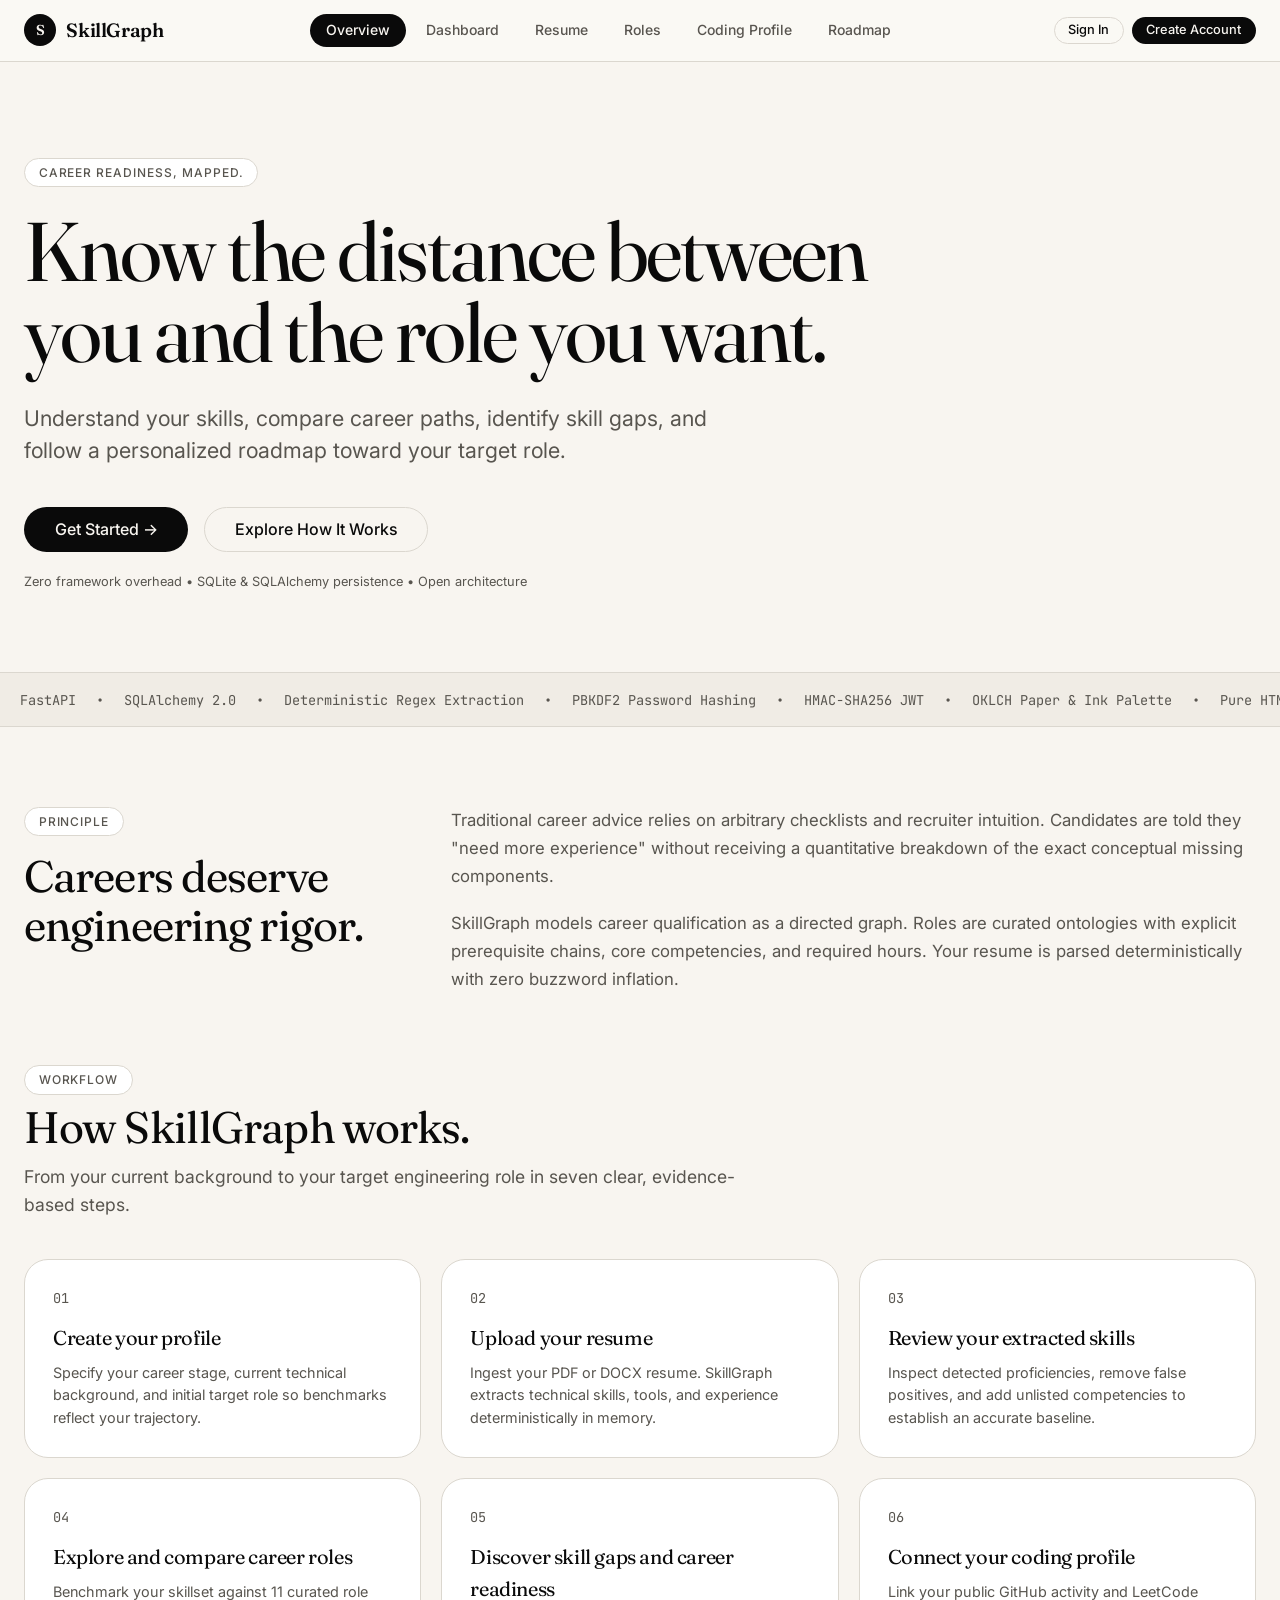
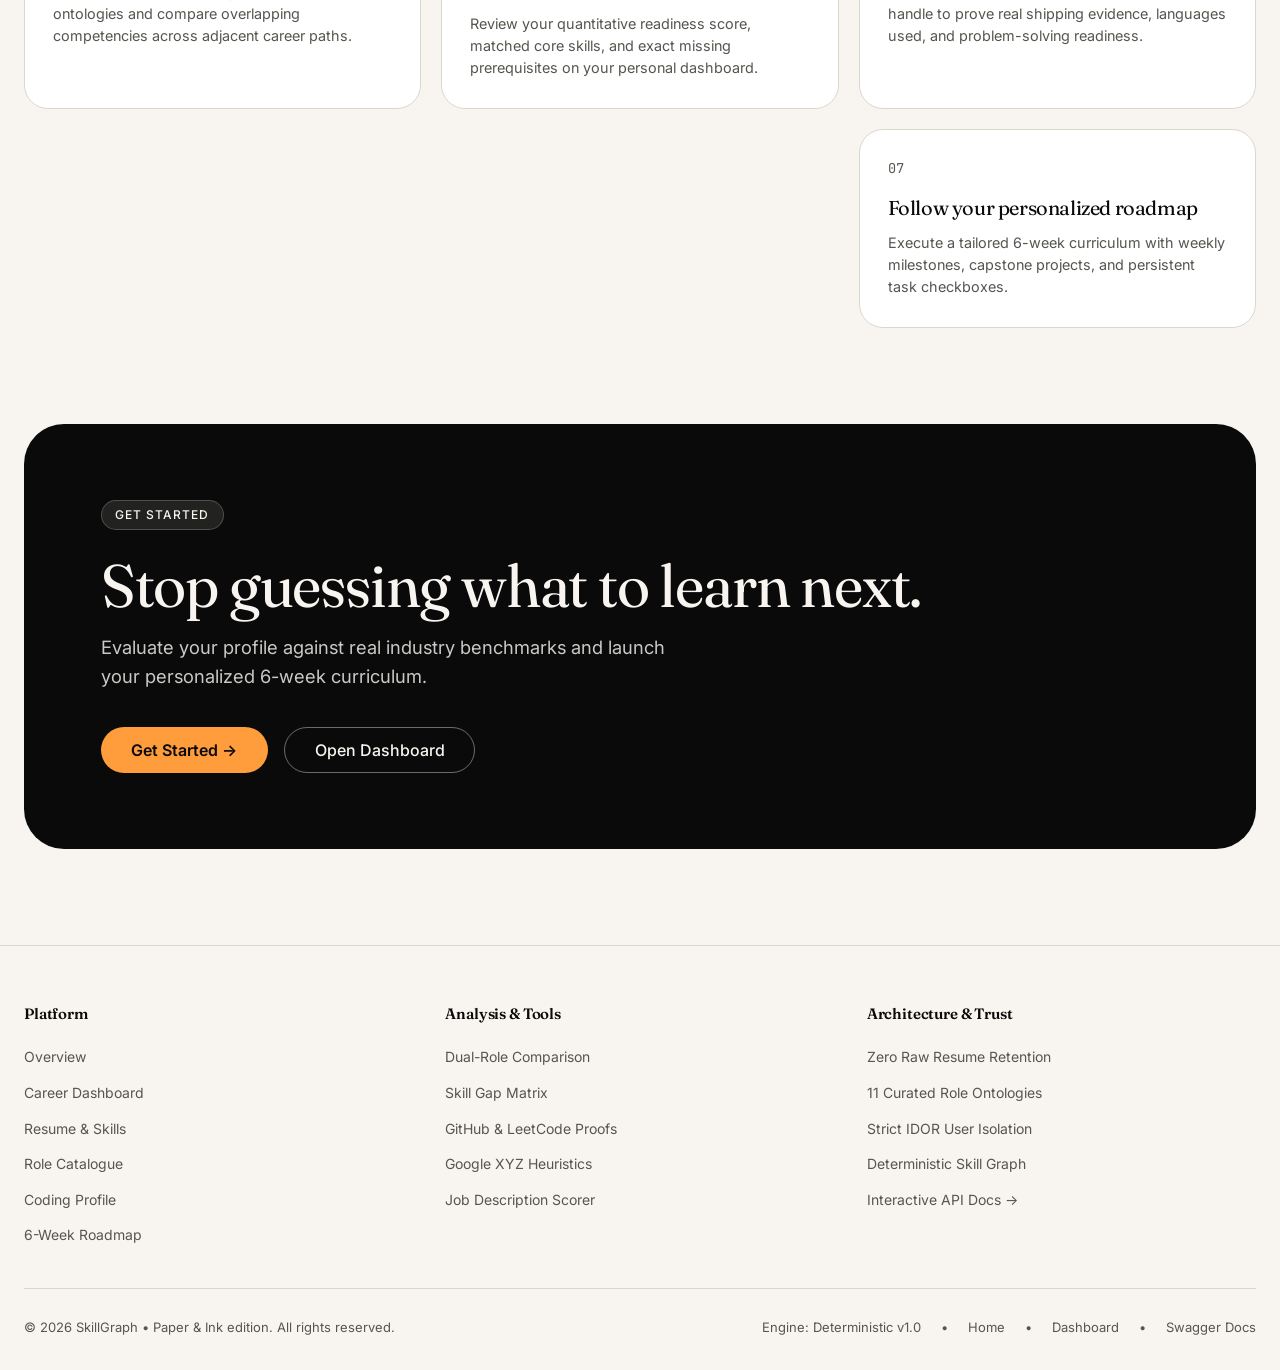
<file: frontend/index.html>
<!DOCTYPE html>
<html lang="en">
<head>
  <meta charset="UTF-8" />
  <meta name="viewport" content="width=device-width, initial-scale=1.0" />
  <title>SkillGraph — Know the distance between you and the role you want</title>
  <meta name="description" content="Understand your skills, compare career paths, identify skill gaps, and follow a personalized roadmap toward your target role." />

  <!-- Google Web Fonts (Fraunces Display, Inter Sans, JetBrains Mono) -->
  <link rel="preconnect" href="https://fonts.googleapis.com" />
  <link rel="preconnect" href="https://fonts.gstatic.com" crossorigin />
  <link rel="stylesheet" href="https://fonts.googleapis.com/css2?family=Fraunces:opsz,wght@9..144,300;9..144,400;9..144,600;9..144,700&family=Inter:wght@400;500;600&family=JetBrains+Mono:wght@400;500&display=swap" />

  <!-- Theme Stylesheets -->
  <link rel="stylesheet" href="css/variables.css" />
  <link rel="stylesheet" href="css/style.css" />
  <link rel="stylesheet" href="css/components.css" />
</head>
<body>

  <!-- 1. Sticky Navigation Header -->
  <header class="site-header" role="banner">
    <div class="header-container">
      <a href="index.html" class="brand-link" aria-label="SkillGraph Homepage">
        <span class="brand-badge" aria-hidden="true">S</span>
        <span>SkillGraph</span>
      </a>

      <nav class="nav-links-desktop" aria-label="Primary Navigation">
        <a href="index.html" class="nav-pill active">Overview</a>
        <a href="dashboard.html" class="nav-pill">Dashboard</a>
        <a href="resume-review.html" class="nav-pill">Resume</a>
        <a href="roles.html" class="nav-pill">Roles</a>
        <a href="coding.html" class="nav-pill">Coding Profile</a>
        <a href="roadmap.html" class="nav-pill">Roadmap</a>
      </nav>

      <div class="header-actions">
        <div id="header-actions" class="flex items-center gap-2">
          <!-- Populated by app.js based on auth session -->
        </div>

        <button id="mobile-menu-toggle" class="mobile-menu-btn" type="button" aria-label="Toggle navigation menu" aria-expanded="false">
          <svg width="18" height="18" viewBox="0 0 24 24" fill="none" stroke="currentColor" stroke-width="2" stroke-linecap="round"><line x1="3" y1="12" x2="21" y2="12"></line><line x1="3" y1="6" x2="21" y2="6"></line><line x1="3" y1="18" x2="21" y2="18"></line></svg>
        </button>
      </div>
    </div>

    <!-- Mobile Drawer -->
    <div id="mobile-nav-drawer" class="mobile-nav-drawer" aria-label="Mobile Navigation">
      <a href="index.html" class="mobile-nav-link active">Overview</a>
      <a href="dashboard.html" class="mobile-nav-link">Dashboard</a>
      <a href="resume-review.html" class="mobile-nav-link">Resume</a>
      <a href="roles.html" class="mobile-nav-link">Roles</a>
      <a href="coding.html" class="mobile-nav-link">Coding Profile</a>
      <a href="roadmap.html" class="mobile-nav-link">Roadmap</a>
    </div>
  </header>

  <!-- 2. Main Hero Section -->
  <main id="main-content">
    <section class="container" style="padding-top: clamp(3rem, 8vw, 6rem); padding-bottom: clamp(3rem, 8vw, 5rem); text-align: left;">
      <div style="max-width: 960px;">
        <!-- Eyebrow Tagline -->
        <div class="eyebrow-pill" style="margin-bottom: 1.5rem;">
          <span>Career readiness, mapped.</span>
        </div>

        <!-- Headline -->
        <h1 style="font-family: var(--font-display); font-size: clamp(2.75rem, 6.5vw, 5.25rem); line-height: 0.98; letter-spacing: -0.025em; margin-bottom: 1.75rem;">
          Know the distance between you and the role you want.
        </h1>

        <!-- Subtitle -->
        <p style="font-size: clamp(1.05rem, 2vw, 1.35rem); line-height: 1.5; color: var(--muted-foreground); max-width: 720px; margin-bottom: 2.5rem;">
          Understand your skills, compare career paths, identify skill gaps, and follow a personalized roadmap toward your target role.
        </p>

        <!-- CTA Buttons -->
        <div class="flex flex-wrap items-center gap-4" style="margin-bottom: 1.25rem;">
          <a href="auth.html?mode=signup" class="btn btn-primary btn-lg">
            Get Started &rarr;
          </a>
          <a href="#how-it-works" class="btn btn-outline btn-lg">
            Explore How It Works
          </a>
        </div>

        <p style="font-size: 0.8rem; color: var(--muted-foreground);">
          Zero framework overhead &bull; SQLite &amp; SQLAlchemy persistence &bull; Open architecture
        </p>
      </div>
    </section>

    <!-- 3. Continuous Marquee Ticker -->
    <div class="marquee-container" aria-hidden="true">
      <div class="marquee-track">
        <span class="marquee-item">FastAPI</span>&bull;
        <span class="marquee-item">SQLAlchemy 2.0</span>&bull;
        <span class="marquee-item">Deterministic Regex Extraction</span>&bull;
        <span class="marquee-item">PBKDF2 Password Hashing</span>&bull;
        <span class="marquee-item">HMAC-SHA256 JWT</span>&bull;
        <span class="marquee-item">OKLCH Paper &amp; Ink Palette</span>&bull;
        <span class="marquee-item">Pure HTML5 &amp; Vanilla JS</span>&bull;
        <span class="marquee-item">6-Week Pedagogical Curriculum</span>&bull;
        <span class="marquee-item">FastAPI</span>&bull;
        <span class="marquee-item">SQLAlchemy 2.0</span>&bull;
        <span class="marquee-item">Deterministic Regex Extraction</span>&bull;
        <span class="marquee-item">PBKDF2 Password Hashing</span>&bull;
        <span class="marquee-item">HMAC-SHA256 JWT</span>&bull;
        <span class="marquee-item">OKLCH Paper &amp; Ink Palette</span>&bull;
        <span class="marquee-item">Pure HTML5 &amp; Vanilla JS</span>&bull;
        <span class="marquee-item">6-Week Pedagogical Curriculum</span>&bull;
      </div>
    </div>

    <!-- 4. Principles Section -->
    <section class="container" style="padding-top: 5rem; padding-bottom: 4.5rem;">
      <div class="grid" style="grid-template-columns: repeat(auto-fit, minmax(280px, 1fr)); gap: 3rem;">
        <div>
          <span class="eyebrow-pill" style="margin-bottom: 1rem;">Principle</span>
          <h2 style="font-family: var(--font-display); font-size: clamp(2rem, 3.5vw, 2.75rem); line-height: 1.1;">
            Careers deserve engineering rigor.
          </h2>
        </div>

        <div style="grid-column: span 2; display: flex; flex-direction: column; gap: 1.25rem; font-size: 1.05rem; line-height: 1.65; color: var(--muted-foreground);">
          <p>
            Traditional career advice relies on arbitrary checklists and recruiter intuition. Candidates are told they "need more experience" without receiving a quantitative breakdown of the exact conceptual missing components.
          </p>
          <p>
            SkillGraph models career qualification as a directed graph. Roles are curated ontologies with explicit prerequisite chains, core competencies, and required hours. Your resume is parsed deterministically with zero buzzword inflation.
          </p>
        </div>
      </div>
    </section>

    <!-- 5. How It Works / 7-Step Workflow -->
    <section id="how-it-works" class="container" style="padding-bottom: 6rem;">
      <div style="margin-bottom: 2.5rem; max-width: 720px;">
        <span class="eyebrow-pill">Workflow</span>
        <h2 style="font-family: var(--font-display); font-size: clamp(2rem, 4vw, 2.75rem); line-height: 1.1; margin-top: 0.5rem;">
          How SkillGraph works.
        </h2>
        <p style="font-size: 1.1rem; line-height: 1.6; color: var(--muted-foreground); margin-top: 0.75rem;">
          From your current background to your target engineering role in seven clear, evidence-based steps.
        </p>
      </div>

      <div class="grid" style="grid-template-columns: repeat(auto-fit, minmax(300px, 1fr)); gap: 1.25rem;">
        <div class="card">
          <div style="font-family: var(--font-mono); font-size: 0.85rem; color: var(--muted-foreground); margin-bottom: 0.75rem;">01</div>
          <h3 style="font-family: var(--font-display); font-size: 1.25rem; margin-bottom: 0.5rem;">Create your profile</h3>
          <p style="font-size: 0.9rem; color: var(--muted-foreground); line-height: 1.55;">
            Specify your career stage, current technical background, and initial target role so benchmarks reflect your trajectory.
          </p>
        </div>

        <div class="card">
          <div style="font-family: var(--font-mono); font-size: 0.85rem; color: var(--muted-foreground); margin-bottom: 0.75rem;">02</div>
          <h3 style="font-family: var(--font-display); font-size: 1.25rem; margin-bottom: 0.5rem;">Upload your resume</h3>
          <p style="font-size: 0.9rem; color: var(--muted-foreground); line-height: 1.55;">
            Ingest your PDF or DOCX resume. SkillGraph extracts technical skills, tools, and experience deterministically in memory.
          </p>
        </div>

        <div class="card">
          <div style="font-family: var(--font-mono); font-size: 0.85rem; color: var(--muted-foreground); margin-bottom: 0.75rem;">03</div>
          <h3 style="font-family: var(--font-display); font-size: 1.25rem; margin-bottom: 0.5rem;">Review your extracted skills</h3>
          <p style="font-size: 0.9rem; color: var(--muted-foreground); line-height: 1.55;">
            Inspect detected proficiencies, remove false positives, and add unlisted competencies to establish an accurate baseline.
          </p>
        </div>

        <div class="card">
          <div style="font-family: var(--font-mono); font-size: 0.85rem; color: var(--muted-foreground); margin-bottom: 0.75rem;">04</div>
          <h3 style="font-family: var(--font-display); font-size: 1.25rem; margin-bottom: 0.5rem;">Explore and compare career roles</h3>
          <p style="font-size: 0.9rem; color: var(--muted-foreground); line-height: 1.55;">
            Benchmark your skillset against 11 curated role ontologies and compare overlapping competencies across adjacent career paths.
          </p>
        </div>

        <div class="card">
          <div style="font-family: var(--font-mono); font-size: 0.85rem; color: var(--muted-foreground); margin-bottom: 0.75rem;">05</div>
          <h3 style="font-family: var(--font-display); font-size: 1.25rem; margin-bottom: 0.5rem;">Discover skill gaps and career readiness</h3>
          <p style="font-size: 0.9rem; color: var(--muted-foreground); line-height: 1.55;">
            Review your quantitative readiness score, matched core skills, and exact missing prerequisites on your personal dashboard.
          </p>
        </div>

        <div class="card">
          <div style="font-family: var(--font-mono); font-size: 0.85rem; color: var(--muted-foreground); margin-bottom: 0.75rem;">06</div>
          <h3 style="font-family: var(--font-display); font-size: 1.25rem; margin-bottom: 0.5rem;">Connect your coding profile</h3>
          <p style="font-size: 0.9rem; color: var(--muted-foreground); line-height: 1.55;">
            Link your public GitHub activity and LeetCode handle to prove real shipping evidence, languages used, and problem-solving readiness.
          </p>
        </div>

        <div class="card" style="grid-column: span 1 / -1; max-width: 580px;">
          <div style="font-family: var(--font-mono); font-size: 0.85rem; color: var(--muted-foreground); margin-bottom: 0.75rem;">07</div>
          <h3 style="font-family: var(--font-display); font-size: 1.25rem; margin-bottom: 0.5rem;">Follow your personalized roadmap</h3>
          <p style="font-size: 0.9rem; color: var(--muted-foreground); line-height: 1.55;">
            Execute a tailored 6-week curriculum with weekly milestones, capstone projects, and persistent task checkboxes.
          </p>
        </div>
      </div>
    </section>

    <!-- 6. Dark Bottom Callout Section -->
    <section class="container" style="padding-bottom: 6rem;">
      <div class="card-dark" style="padding: clamp(2.5rem, 6vw, 5rem); text-align: left;">
        <span class="eyebrow-pill" style="background: rgba(251, 249, 245, 0.1); border-color: rgba(251, 249, 245, 0.2); color: var(--background); margin-bottom: 1.5rem;">
          Get Started
        </span>
        <h2 style="font-family: var(--font-display); font-size: clamp(2.25rem, 5vw, 3.75rem); line-height: 1.05; color: var(--background); margin-bottom: 1rem;">
          Stop guessing what to learn next.
        </h2>
        <p style="font-size: 1.15rem; color: rgba(251, 249, 245, 0.8); max-width: 600px; margin-bottom: 2.25rem;">
          Evaluate your profile against real industry benchmarks and launch your personalized 6-week curriculum.
        </p>
        <div class="flex flex-wrap items-center gap-4">
          <a href="auth.html?mode=signup" class="btn btn-accent btn-lg">
            Get Started &rarr;
          </a>
          <a href="dashboard.html" class="btn btn-outline btn-lg" style="color: var(--background); border-color: rgba(251, 249, 245, 0.4);">
            Open Dashboard
          </a>
        </div>
      </div>
    </section>
  </main>

  <!-- 7. Global Multi-Column Footer -->
  <footer class="site-footer" role="contentinfo">
    <div class="container">
      <div class="footer-top">
        <div>
          <h4 class="footer-heading">Platform</h4>
          <ul class="footer-nav-list">
            <li><a href="index.html">Overview</a></li>
            <li><a href="dashboard.html">Career Dashboard</a></li>
            <li><a href="resume-review.html">Resume &amp; Skills</a></li>
            <li><a href="roles.html">Role Catalogue</a></li>
            <li><a href="coding.html">Coding Profile</a></li>
            <li><a href="roadmap.html">6-Week Roadmap</a></li>
          </ul>
        </div>

        <div>
          <h4 class="footer-heading">Analysis &amp; Tools</h4>
          <ul class="footer-nav-list">
            <li><a href="roles.html">Dual-Role Comparison</a></li>
            <li><a href="dashboard.html">Skill Gap Matrix</a></li>
            <li><a href="coding.html">GitHub &amp; LeetCode Proofs</a></li>
            <li><a href="resume-review.html">Google XYZ Heuristics</a></li>
            <li><a href="dashboard.html#jd-section">Job Description Scorer</a></li>
          </ul>
        </div>

        <div>
          <h4 class="footer-heading">Architecture &amp; Trust</h4>
          <ul class="footer-nav-list">
            <li><span>Zero Raw Resume Retention</span></li>
            <li><span>11 Curated Role Ontologies</span></li>
            <li><span>Strict IDOR User Isolation</span></li>
            <li><span>Deterministic Skill Graph</span></li>
            <li><a href="/docs" target="_blank" rel="noopener noreferrer">Interactive API Docs &rarr;</a></li>
          </ul>
        </div>
      </div>

      <div class="footer-bottom">
        <div>
          &copy; <span id="footer-year">2026</span> SkillGraph &bull; Paper &amp; Ink edition. All rights reserved.
        </div>
        <div class="footer-bottom-links">
          <span>Engine: Deterministic v1.0</span>
          <span>&bull;</span>
          <a href="index.html">Home</a>
          <span>&bull;</span>
          <a href="dashboard.html">Dashboard</a>
          <span>&bull;</span>
          <a href="/docs" target="_blank" rel="noopener">Swagger Docs</a>
        </div>
      </div>
    </div>
  </footer>

  <!-- Scripts -->
  <script src="js/config.js"></script>
  <script src="js/api.js"></script>
  <script src="js/app.js"></script>
</body>
</html>
</file>
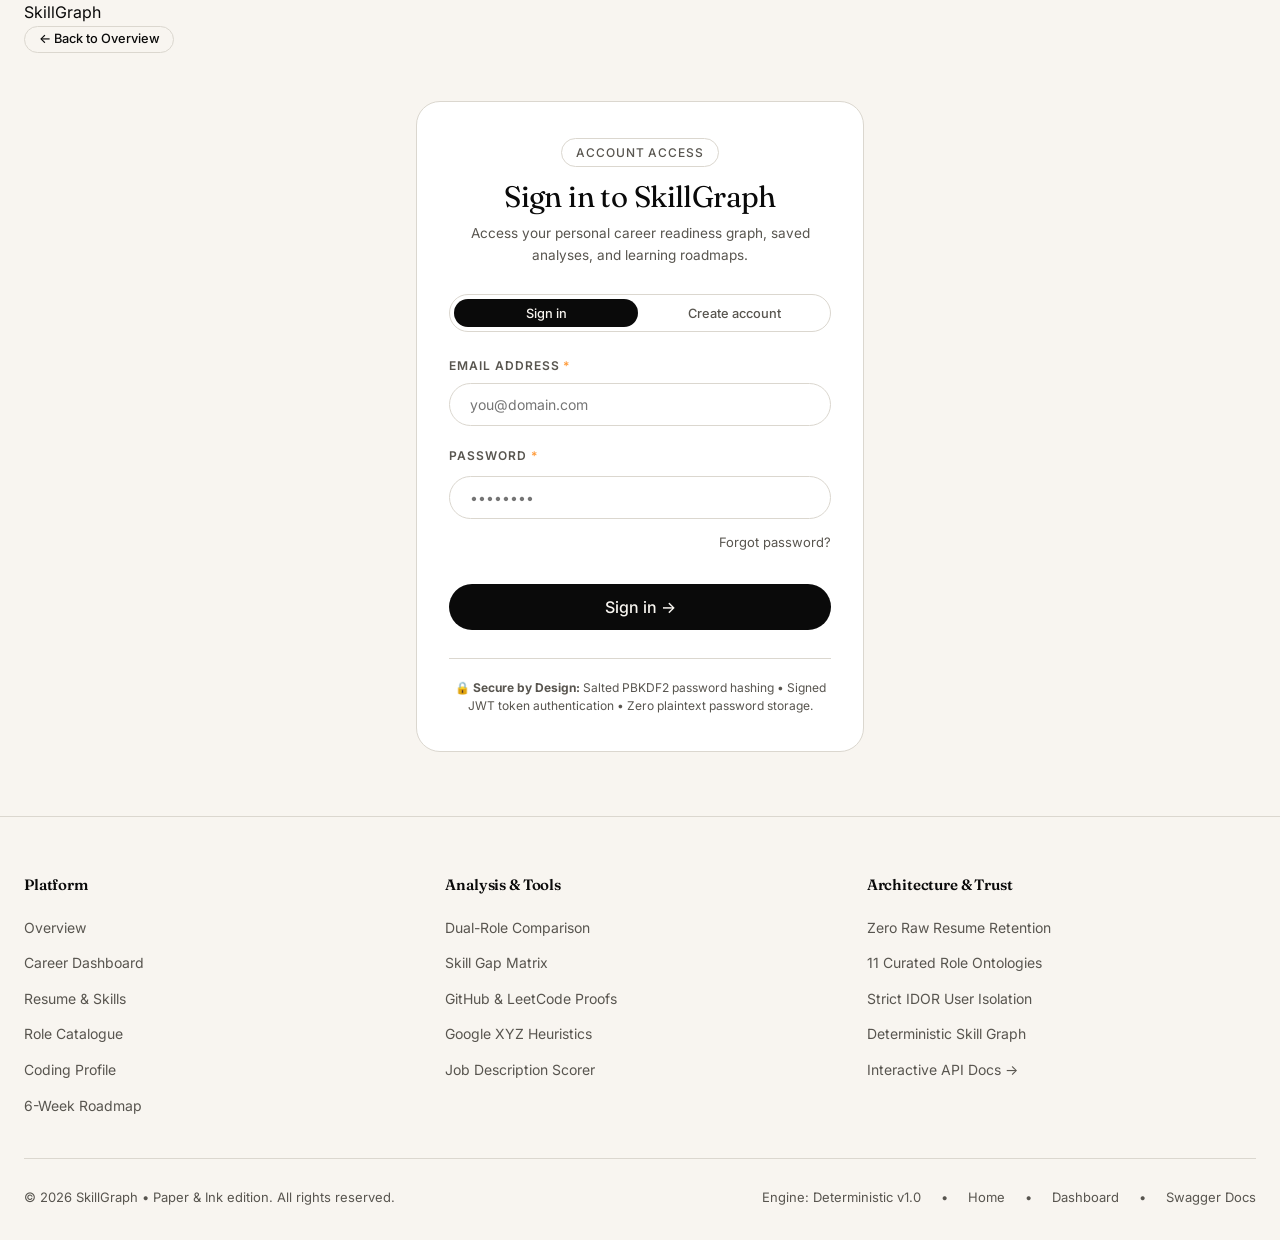
<file: frontend/auth.html>
<!DOCTYPE html>
<html lang="en">
<head>
  <meta charset="UTF-8">
  <meta name="viewport" content="width=device-width, initial-scale=1.0">
  <title>Account — SkillGraph</title>
  <meta name="description" content="Sign in or create your SkillGraph account to access personalized career readiness graphs, skill gap analyses, and 6-week roadmaps.">
  
  <!-- Google Fonts: Fraunces (Display), Inter (Body), JetBrains Mono (Code/Pills) -->
  <link rel="preconnect" href="https://fonts.googleapis.com">
  <link rel="preconnect" href="https://fonts.gstatic.com" crossorigin>
  <link href="https://fonts.googleapis.com/css2?family=Fraunces:ital,opsz,wght@0,9..144,300..700;1,9..144,300..700&family=Inter:wght@300;400;500;600;700&family=JetBrains+Mono:wght@400;500;600&display=swap" rel="stylesheet">
  
  <!-- Core Design Tokens & Component Stylesheets -->
  <link rel="stylesheet" href="css/variables.css">
  <link rel="stylesheet" href="css/style.css">
  <link rel="stylesheet" href="css/components.css">
</head>
<body class="bg-paper text-ink min-h-screen flex flex-col justify-between">

  <!-- Header -->
  <header class="header">
    <div class="header-inner container">
      <a href="index.html" class="brand" aria-label="SkillGraph Home">
        <span class="brand-text">SkillGraph</span>
      </a>

      <div class="header-actions">
        <a href="index.html" class="btn btn-outline btn-sm">
          &larr; Back to Overview
        </a>
      </div>
    </div>
  </header>

  <!-- Main Auth Container -->
  <main class="container" style="max-width: 480px; margin: 3rem auto 4rem; padding: 0 1rem;">
    <div class="card" style="padding: 2.25rem 2rem; border: 1px solid var(--border); box-shadow: var(--shadow-md);">
      
      <!-- Card Header -->
      <div style="text-align: center; margin-bottom: 1.75rem;">
        <span class="eyebrow-pill" style="margin-bottom: 0.75rem;">Account Access</span>
        <h1 id="auth-heading" style="font-family: var(--font-display); font-size: 1.85rem; line-height: 1.2; margin-bottom: 0.5rem;">
          Sign in to SkillGraph
        </h1>
        <p id="auth-subheading" style="font-size: 0.85rem; color: var(--muted-foreground);">
          Access your personal career readiness graph, saved analyses, and learning roadmaps.
        </p>
      </div>

      <!-- Segmented Tab Controls -->
      <div class="segmented-pill" style="margin-bottom: 1.5rem; width: 100%;">
        <button id="tab-signin" class="segmented-pill-btn active" type="button" style="flex: 1;">
          Sign in
        </button>
        <button id="tab-signup" class="segmented-pill-btn" type="button" style="flex: 1;">
          Create account
        </button>
      </div>

      <!-- Alert / Validation Box -->
      <div id="auth-alert" class="alert-box error hidden" style="margin-bottom: 1.25rem;"></div>

      <!-- Auth Form -->
      <form id="auth-form" novalidate>
        <!-- Full Name (Sign Up only) -->
        <div id="field-name-container" class="form-group hidden">
          <label class="form-label" for="auth-name">Full Name <span style="color:var(--accent);">*</span></label>
          <input 
            id="auth-name" 
            class="form-input" 
            type="text" 
            placeholder="e.g. Alex Chen" 
            autocomplete="name"
          >
        </div>

        <!-- Email Address -->
        <div class="form-group">
          <label class="form-label" for="auth-email">Email Address <span style="color:var(--accent);">*</span></label>
          <input 
            id="auth-email" 
            class="form-input" 
            type="email" 
            placeholder="you@domain.com" 
            required 
            autocomplete="email"
          >
        </div>

        <!-- Password -->
        <div class="form-group">
          <div class="flex items-center justify-between" style="margin-bottom: 0.25rem;">
            <label class="form-label" for="auth-password" style="margin-bottom:0;">Password <span style="color:var(--accent);">*</span></label>
            <span id="password-hint" style="font-size: 0.75rem; color: var(--muted-foreground); display: none;">min 8 chars</span>
          </div>
          <input 
            id="auth-password" 
            class="form-input" 
            type="password" 
            placeholder="••••••••" 
            required 
            autocomplete="current-password"
          >
          <div id="forgot-password-container" class="flex justify-end" style="margin-top: 0.35rem;">
            <a href="forgot-password.html" class="ink-underline" style="font-size: 0.8125rem; color: var(--muted-foreground); text-decoration: none;">
              Forgot password?
            </a>
          </div>
        </div>

        <!-- Submit Button -->
        <button id="auth-submit-btn" class="btn btn-primary btn-lg" type="submit" style="width: 100%; margin-top: 0.75rem;">
          Sign in &rarr;
        </button>
      </form>

      <!-- Security Microcopy -->
      <div style="margin-top: 1.75rem; padding-top: 1.25rem; border-top: 1px solid var(--border); text-align: center;">
        <p style="font-size: 0.75rem; color: var(--muted-foreground); line-height: 1.5;">
          🔒 <strong>Secure by Design:</strong> Salted PBKDF2 password hashing &bull; Signed JWT token authentication &bull; Zero plaintext password storage.
        </p>
      </div>

    </div>
  </main>

  <!-- Global Multi-Column Footer -->
  <footer class="site-footer" role="contentinfo">
    <div class="container">
      <div class="footer-top">
        <div>
          <h4 class="footer-heading">Platform</h4>
          <ul class="footer-nav-list">
            <li><a href="index.html">Overview</a></li>
            <li><a href="dashboard.html">Career Dashboard</a></li>
            <li><a href="resume-review.html">Resume &amp; Skills</a></li>
            <li><a href="roles.html">Role Catalogue</a></li>
            <li><a href="coding.html">Coding Profile</a></li>
            <li><a href="roadmap.html">6-Week Roadmap</a></li>
          </ul>
        </div>

        <div>
          <h4 class="footer-heading">Analysis &amp; Tools</h4>
          <ul class="footer-nav-list">
            <li><a href="roles.html">Dual-Role Comparison</a></li>
            <li><a href="dashboard.html">Skill Gap Matrix</a></li>
            <li><a href="coding.html">GitHub &amp; LeetCode Proofs</a></li>
            <li><a href="resume-review.html">Google XYZ Heuristics</a></li>
            <li><a href="dashboard.html#jd-section">Job Description Scorer</a></li>
          </ul>
        </div>

        <div>
          <h4 class="footer-heading">Architecture &amp; Trust</h4>
          <ul class="footer-nav-list">
            <li><span>Zero Raw Resume Retention</span></li>
            <li><span>11 Curated Role Ontologies</span></li>
            <li><span>Strict IDOR User Isolation</span></li>
            <li><span>Deterministic Skill Graph</span></li>
            <li><a href="/docs" target="_blank" rel="noopener noreferrer">Interactive API Docs &rarr;</a></li>
          </ul>
        </div>
      </div>

      <div class="footer-bottom">
        <div>
          &copy; <span id="footer-year">2026</span> SkillGraph &bull; Paper &amp; Ink edition. All rights reserved.
        </div>
        <div class="footer-bottom-links">
          <span>Engine: Deterministic v1.0</span>
          <span>&bull;</span>
          <a href="index.html">Home</a>
          <span>&bull;</span>
          <a href="dashboard.html">Dashboard</a>
          <span>&bull;</span>
          <a href="/docs" target="_blank" rel="noopener">Swagger Docs</a>
        </div>
      </div>
    </div>
  </footer>

  <!-- Scripts -->
  <script src="js/config.js"></script>
  <script src="js/api.js"></script>
  <script src="js/auth.js"></script>
</body>
</html>
</file>
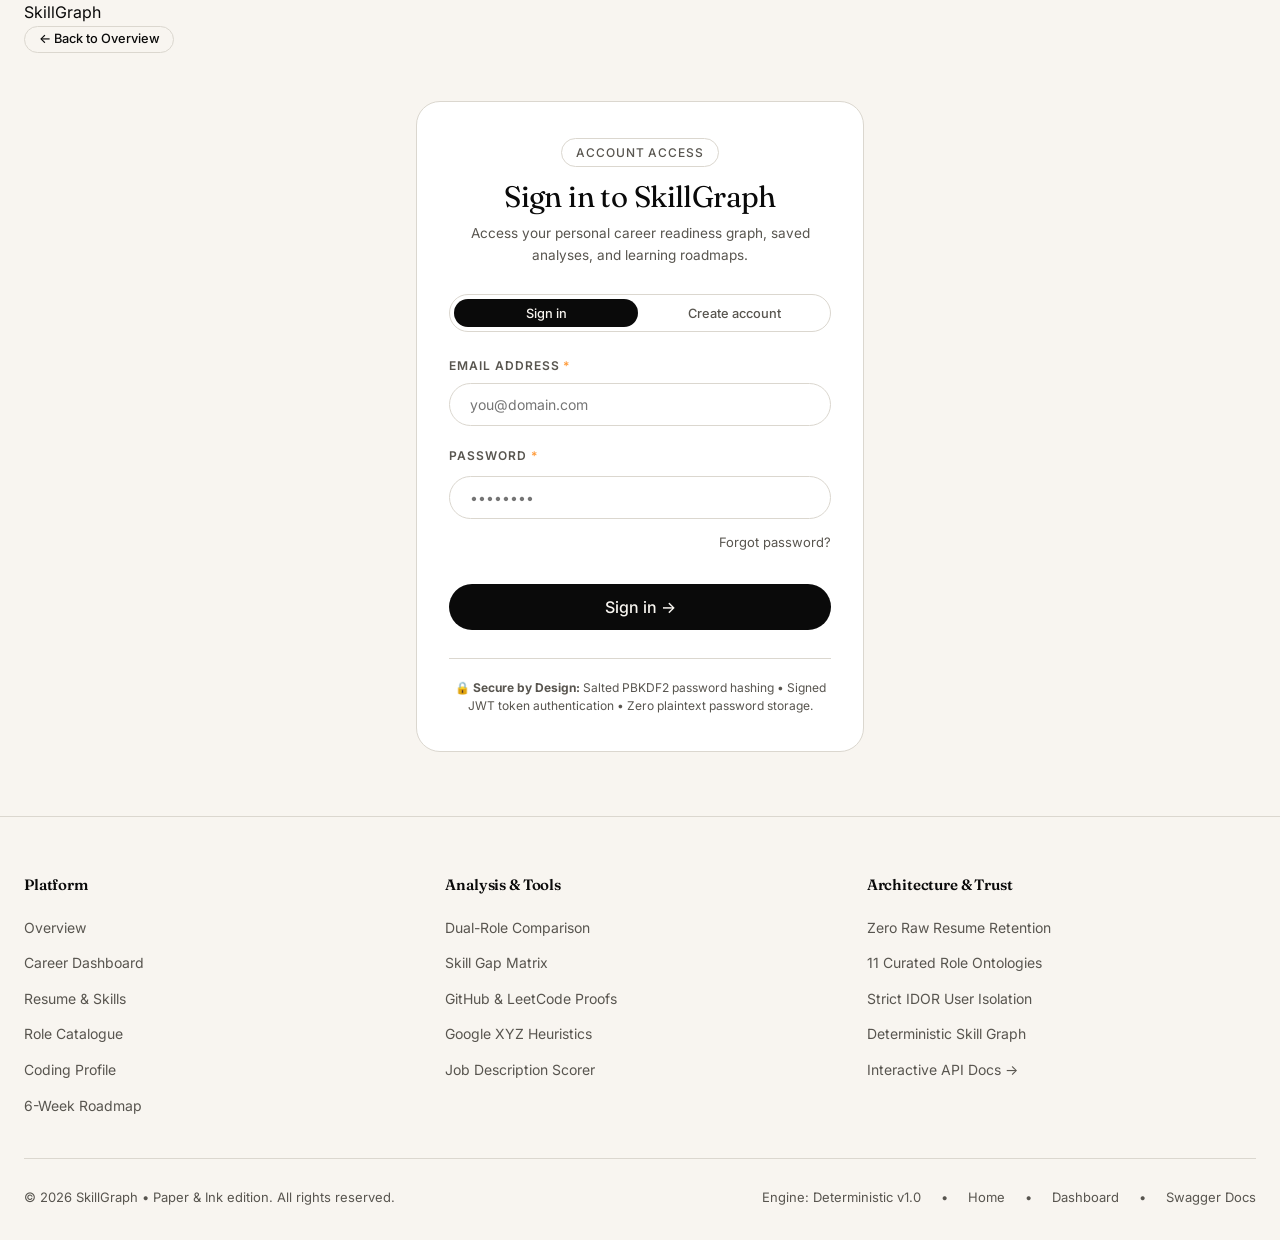
<file: frontend/coding.html>
<!DOCTYPE html>
<html lang="en">
<head>
  <meta charset="UTF-8" />
  <meta name="viewport" content="width=device-width, initial-scale=1.0" />
  <title>Coding Profiles (GitHub & LeetCode) — SkillGraph</title>
  <meta name="description" content="Quantify your technical interview signal from GitHub shipping proofs and LeetCode problem-solving readiness." />

  <!-- Google Web Fonts -->
  <link rel="preconnect" href="https://fonts.googleapis.com" />
  <link rel="preconnect" href="https://fonts.gstatic.com" crossorigin />
  <link rel="stylesheet" href="https://fonts.googleapis.com/css2?family=Fraunces:opsz,wght@9..144,300;9..144,400;9..144,600;9..144,700&family=Inter:wght@400;500;600&family=JetBrains+Mono:wght@400;500&display=swap" />

  <!-- Theme Stylesheets -->
  <link rel="stylesheet" href="css/variables.css" />
  <link rel="stylesheet" href="css/style.css" />
  <link rel="stylesheet" href="css/components.css" />
  <link rel="stylesheet" href="css/dashboard.css" />
</head>
<body>

  <!-- Sticky Header Bar -->
  <header class="site-header" role="banner">
    <div class="header-container">
      <a href="index.html" class="brand-link" aria-label="SkillGraph Homepage">
        <span class="brand-badge" aria-hidden="true">S</span>
        <span>SkillGraph</span>
      </a>

      <nav class="nav-links-desktop" aria-label="Primary Navigation">
        <a href="index.html" class="nav-pill">Overview</a>
        <a href="dashboard.html" class="nav-pill">Dashboard</a>
        <a href="resume-review.html" class="nav-pill">Resume</a>
        <a href="roles.html" class="nav-pill">Roles</a>
        <a href="coding.html" class="nav-pill active">Coding Profile</a>
        <a href="roadmap.html" class="nav-pill">Roadmap</a>
      </nav>

      <div class="header-actions">
        <div id="header-actions" class="flex items-center gap-2"></div>
        <button id="mobile-menu-toggle" class="mobile-menu-btn" type="button" aria-label="Toggle navigation menu" aria-expanded="false">
          <svg width="18" height="18" viewBox="0 0 24 24" fill="none" stroke="currentColor" stroke-width="2" stroke-linecap="round"><line x1="3" y1="12" x2="21" y2="12"></line><line x1="3" y1="6" x2="21" y2="6"></line><line x1="3" y1="18" x2="21" y2="18"></line></svg>
        </button>
      </div>
    </div>

    <!-- Mobile Drawer -->
    <div id="mobile-nav-drawer" class="mobile-nav-drawer" aria-label="Mobile Navigation">
      <a href="index.html" class="mobile-nav-link">Overview</a>
      <a href="dashboard.html" class="mobile-nav-link">Dashboard</a>
      <a href="resume-review.html" class="mobile-nav-link">Resume</a>
      <a href="roles.html" class="mobile-nav-link">Roles</a>
      <a href="coding.html" class="mobile-nav-link active">Coding Profile</a>
      <a href="roadmap.html" class="mobile-nav-link">Roadmap</a>
    </div>
  </header>

  <!-- Main Content -->
  <main class="container">
    <!-- Page Header -->
    <section class="page-header">
      <div class="page-header-content">
        <span class="eyebrow-pill">Interview Signal</span>
        <h1 class="page-title">Technical Coding Profiles.</h1>
        <p class="page-subtitle">
          Quantify your practical engineering signal from public GitHub shipping cadence and LeetCode algorithmic problem-solving readiness.
        </p>
      </div>
    </section>

    <!-- Handle Inputs Card -->
    <section class="card mb-12">
      <div class="card-header pb-4 border-b border-border">
        <h2 class="card-title text-xl font-display">Target Profiles</h2>
        <p class="card-subtitle text-xs text-muted-foreground">Enter your public usernames to evaluate repository and DSA readiness metrics.</p>
      </div>

      <div class="card-body pt-6 space-y-6">
        <div class="grid md:grid-cols-2 gap-6">
          <!-- GitHub Input -->
          <div class="space-y-2">
            <label for="input-github-user" class="text-xs font-mono uppercase tracking-wider text-muted-foreground block">
              GitHub Profile Handle
            </label>
            <div class="flex items-center rounded-xl border border-border bg-card px-3 py-2 focus-within:border-foreground focus-within:ring-2 focus-within:ring-foreground/10">
              <span class="text-xs text-muted-foreground font-mono mr-1">github.com/</span>
              <input
                id="input-github-user"
                type="text"
                class="w-full bg-transparent text-sm font-mono outline-none"
                placeholder="torvalds"
              />
            </div>
            <p class="text-[11px] text-muted-foreground">Extracts public repo volume, stargazer signals, and language mix.</p>
          </div>

          <!-- LeetCode Input -->
          <div class="space-y-2">
            <label for="input-leetcode-user" class="text-xs font-mono uppercase tracking-wider text-muted-foreground block">
              LeetCode Profile Handle
            </label>
            <div class="flex items-center rounded-xl border border-border bg-card px-3 py-2 focus-within:border-foreground focus-within:ring-2 focus-within:ring-foreground/10">
              <span class="text-xs text-muted-foreground font-mono mr-1">leetcode.com/</span>
              <input
                id="input-leetcode-user"
                type="text"
                class="w-full bg-transparent text-sm font-mono outline-none"
                placeholder="neal_wu"
              />
            </div>
            <p class="text-[11px] text-muted-foreground">Queries solved count (Easy, Medium, Hard) and computes DSA Interview Readiness.</p>
          </div>
        </div>

        <div class="flex justify-end pt-2">
          <button id="btn-analyze-profiles" class="btn btn-primary" type="button">
            Analyze Profiles & Score Signal
          </button>
        </div>
      </div>
    </section>

    <!-- Profiles Results Section (Hidden until analyzed) -->
    <section id="profiles-results-container" class="space-y-12 hidden">
      <!-- Combined Technical Signal Hero -->
      <div class="card p-8 bg-card border border-border rounded-3xl flex flex-col md:flex-row items-center justify-between gap-6">
        <div class="space-y-2 text-center md:text-left">
          <span class="eyebrow-pill">Consolidated Signal</span>
          <h3 class="font-display text-3xl">Technical Interview Score</h3>
          <p id="profiles-summary-text" class="text-xs text-muted-foreground max-w-xl leading-relaxed">
            Evaluating profile data…
          </p>
        </div>
        <div class="text-center shrink-0">
          <div class="font-display text-7xl md:text-8xl leading-none text-ink" id="combined-score-num">—</div>
          <span class="text-xs font-mono uppercase tracking-widest text-muted-foreground">/ 100 Combined Index</span>
        </div>
      </div>

      <!-- Dual Profile Grid -->
      <div class="grid lg:grid-cols-2 gap-8">
        <!-- GitHub Signal Card (Left) -->
        <div id="github-card" class="card p-8 border border-border rounded-3xl bg-card space-y-6">
          <div class="flex items-center justify-between border-b border-border pb-4">
            <div class="flex items-center gap-3">
              <span class="brand-badge text-sm">GH</span>
              <div>
                <h3 class="font-display text-xl" id="gh-user-title">GitHub Signal</h3>
                <a id="gh-profile-link" href="#" target="_blank" rel="noopener" class="text-xs text-muted-foreground font-mono hover:underline">github.com/—</a>
              </div>
            </div>
            <span id="gh-quality-badge" class="pill pill-primary text-xs font-mono">0 / 100 Signal</span>
          </div>

          <!-- Stats Grid -->
          <div class="grid grid-cols-3 gap-3 text-center">
            <div class="p-3 bg-secondary/50 rounded-xl">
              <div class="font-display text-2xl font-bold" id="gh-repos-count">—</div>
              <div class="text-[10px] uppercase font-mono text-muted-foreground">Public Repos</div>
            </div>
            <div class="p-3 bg-secondary/50 rounded-xl">
              <div class="font-display text-2xl font-bold" id="gh-stars-count">—</div>
              <div class="text-[10px] uppercase font-mono text-muted-foreground">Total Stars</div>
            </div>
            <div class="p-3 bg-secondary/50 rounded-xl">
              <div class="font-display text-2xl font-bold" id="gh-followers-count">—</div>
              <div class="text-[10px] uppercase font-mono text-muted-foreground">Followers</div>
            </div>
          </div>

          <!-- Language Mix -->
          <div class="space-y-2">
            <span class="text-xs font-mono uppercase tracking-wider text-muted-foreground">Primary Language Distribution</span>
            <div id="gh-languages-container" class="flex flex-wrap gap-2 pt-1">
              <!-- Populated dynamically -->
            </div>
          </div>

          <!-- Summary -->
          <p id="gh-summary-text" class="text-xs text-muted-foreground leading-relaxed pt-2 border-t border-border">
            —
          </p>
        </div>

        <!-- LeetCode Signal Card (Right) -->
        <div id="leetcode-card" class="card p-8 border border-border rounded-3xl bg-card space-y-6">
          <div class="flex items-center justify-between border-b border-border pb-4">
            <div class="flex items-center gap-3">
              <span class="brand-badge text-sm bg-accent text-accent-foreground">LC</span>
              <div>
                <h3 class="font-display text-xl" id="lc-user-title">LeetCode Signal</h3>
                <a id="lc-profile-link" href="#" target="_blank" rel="noopener" class="text-xs text-muted-foreground font-mono hover:underline">leetcode.com/—</a>
              </div>
            </div>
            <span id="lc-tier-badge" class="pill pill-secondary text-xs font-semibold">—</span>
          </div>

          <!-- Solved Breakdown -->
          <div class="grid grid-cols-4 gap-2 text-center">
            <div class="p-3 bg-secondary/50 rounded-xl">
              <div class="font-display text-xl font-bold" id="lc-total-solved">—</div>
              <div class="text-[10px] uppercase font-mono text-muted-foreground">Total Solved</div>
            </div>
            <div class="p-3 bg-emerald-50 dark:bg-emerald-950/40 rounded-xl border border-emerald-200 dark:border-emerald-800">
              <div class="font-display text-xl font-bold text-emerald-700 dark:text-emerald-400" id="lc-easy-solved">—</div>
              <div class="text-[10px] uppercase font-mono text-emerald-700 dark:text-emerald-400">Easy</div>
            </div>
            <div class="p-3 bg-amber-50 dark:bg-amber-950/40 rounded-xl border border-amber-200 dark:border-amber-800">
              <div class="font-display text-xl font-bold text-amber-700 dark:text-amber-400" id="lc-med-solved">—</div>
              <div class="text-[10px] uppercase font-mono text-amber-700 dark:text-amber-400">Medium</div>
            </div>
            <div class="p-3 bg-rose-50 dark:bg-rose-950/40 rounded-xl border border-rose-200 dark:border-rose-800">
              <div class="font-display text-xl font-bold text-rose-700 dark:text-rose-400" id="lc-hard-solved">—</div>
              <div class="text-[10px] uppercase font-mono text-rose-700 dark:text-rose-400">Hard</div>
            </div>
          </div>

          <!-- DSA Readiness Meter -->
          <div class="space-y-1.5">
            <div class="flex justify-between text-xs font-medium">
              <span>Interview DSA Readiness Index</span>
              <span id="lc-dsa-score" class="font-mono text-muted-foreground">0 / 100</span>
            </div>
            <div class="h-2 w-full bg-secondary rounded-full overflow-hidden">
              <div id="lc-dsa-bar" class="h-full bg-foreground rounded-full transition-all duration-700" style="width: 0%"></div>
            </div>
          </div>

          <!-- Interview Recommendations -->
          <div class="space-y-2 pt-2 border-t border-border">
            <span class="text-xs font-mono uppercase tracking-wider text-muted-foreground">Targeted Interview Recommendations</span>
            <ul id="lc-recommendations-list" class="space-y-2 text-xs">
              <!-- Populated dynamically -->
            </ul>
          </div>
        </div>
      </div>

      <!-- 3-Tier Skill Evidence Breakdown Section -->
      <div id="skills-breakdown-card" class="card p-8 border border-border rounded-3xl bg-card space-y-6 hidden">
        <div class="border-b border-border pb-4">
          <span class="eyebrow-pill">Evidence Verification</span>
          <h3 class="font-display text-2xl mt-1">Multi-Signal Skill Verification</h3>
          <p class="text-xs text-muted-foreground mt-1">
            Compare skills claimed on your resume against public repository code proofs and identify unverified competencies.
          </p>
        </div>

        <div class="grid md:grid-cols-3 gap-6">
          <!-- 1. Verified by GitHub -->
          <div class="p-4 bg-secondary/50 border border-border rounded-2xl space-y-3">
            <div class="flex items-center justify-between">
              <span class="text-xs font-mono uppercase font-semibold text-emerald-700 dark:text-emerald-400">Project Proofs</span>
              <span id="proofs-count" class="pill pill-primary text-[10px]">0 Verified</span>
            </div>
            <p class="text-[11px] text-muted-foreground">Skills detected directly in public repo codebases &amp; configurations:</p>
            <div id="coding-verified-chips" class="flex flex-wrap gap-1.5 pt-1">
              <!-- Populated dynamically -->
            </div>
          </div>

          <!-- 2. Supported by Resume -->
          <div class="p-4 bg-secondary/50 border border-border rounded-2xl space-y-3">
            <div class="flex items-center justify-between">
              <span class="text-xs font-mono uppercase font-semibold text-foreground">Resume Claimed</span>
              <span id="resume-count" class="pill pill-secondary text-[10px]">0 Skills</span>
            </div>
            <p class="text-[11px] text-muted-foreground">Competencies parsed and confirmed from your resume:</p>
            <div id="resume-skills-chips" class="flex flex-wrap gap-1.5 pt-1">
              <!-- Populated dynamically -->
            </div>
          </div>

          <!-- 3. Needing Evidence -->
          <div class="p-4 bg-secondary/50 border border-border rounded-2xl space-y-3">
            <div class="flex items-center justify-between">
              <span class="text-xs font-mono uppercase font-semibold text-amber-700 dark:text-amber-400">Needs Proof</span>
              <span id="needing-count" class="pill text-[10px] bg-amber-100 dark:bg-amber-950/60 text-amber-800 dark:text-amber-300">0 Gaps</span>
            </div>
            <p class="text-[11px] text-muted-foreground">Target role requirements lacking public GitHub repository evidence:</p>
            <div id="needing-evidence-chips" class="flex flex-wrap gap-1.5 pt-1">
              <!-- Populated dynamically -->
            </div>
          </div>
        </div>
      </div>

      <!-- Public Repository Projects Grid -->
      <div id="projects-evidence-card" class="card p-8 border border-border rounded-3xl bg-card space-y-6 hidden">
        <div class="border-b border-border pb-4 flex items-center justify-between flex-wrap gap-3">
          <div>
            <span class="eyebrow-pill">Repository Portfolio</span>
            <h3 class="font-display text-2xl mt-1">Project Evidence &amp; Demonstrated Skills</h3>
            <p class="text-xs text-muted-foreground mt-1">
              Public repositories demonstrating applied engineering tools and domain technologies.
            </p>
          </div>
          <span id="projects-count-badge" class="pill pill-secondary text-xs font-mono">0 Repositories</span>
        </div>

        <div id="projects-evidence-grid" class="grid md:grid-cols-2 gap-4">
          <!-- Populated dynamically -->
        </div>
      </div>
    </section>
  </main>

  <!-- Global Multi-Column Footer -->
  <footer class="site-footer" role="contentinfo">
    <div class="container">
      <div class="footer-top">
        <div>
          <h4 class="footer-heading">Platform</h4>
          <ul class="footer-nav-list">
            <li><a href="index.html">Overview</a></li>
            <li><a href="dashboard.html">Career Dashboard</a></li>
            <li><a href="resume-review.html">Resume &amp; Skills</a></li>
            <li><a href="roles.html">Role Catalogue</a></li>
            <li><a href="coding.html">Coding Profile</a></li>
            <li><a href="roadmap.html">6-Week Roadmap</a></li>
          </ul>
        </div>

        <div>
          <h4 class="footer-heading">Analysis &amp; Tools</h4>
          <ul class="footer-nav-list">
            <li><a href="roles.html">Dual-Role Comparison</a></li>
            <li><a href="dashboard.html">Skill Gap Matrix</a></li>
            <li><a href="coding.html">GitHub &amp; LeetCode Proofs</a></li>
            <li><a href="resume-review.html">Google XYZ Heuristics</a></li>
            <li><a href="dashboard.html#jd-section">Job Description Scorer</a></li>
          </ul>
        </div>

        <div>
          <h4 class="footer-heading">Architecture &amp; Trust</h4>
          <ul class="footer-nav-list">
            <li><span>Zero Raw Resume Retention</span></li>
            <li><span>11 Curated Role Ontologies</span></li>
            <li><span>Strict IDOR User Isolation</span></li>
            <li><span>Deterministic Skill Graph</span></li>
            <li><a href="/docs" target="_blank" rel="noopener noreferrer">Interactive API Docs &rarr;</a></li>
          </ul>
        </div>
      </div>

      <div class="footer-bottom">
        <div>
          &copy; <span id="footer-year">2026</span> SkillGraph &bull; Paper &amp; Ink edition. All rights reserved.
        </div>
        <div class="footer-bottom-links">
          <span>Engine: Deterministic v1.0</span>
          <span>&bull;</span>
          <a href="index.html">Home</a>
          <span>&bull;</span>
          <a href="dashboard.html">Dashboard</a>
          <span>&bull;</span>
          <a href="/docs" target="_blank" rel="noopener">Swagger Docs</a>
        </div>
      </div>
    </div>
  </footer>

  <!-- Notification Toast Container -->
  <div id="toast-container" class="toast-container" aria-live="polite"></div>

  <!-- Scripts -->
  <script src="js/config.js"></script>
  <script src="js/api.js"></script>
  <script src="js/app.js"></script>
  <script src="js/coding.js"></script>
</body>
</html>
</file>
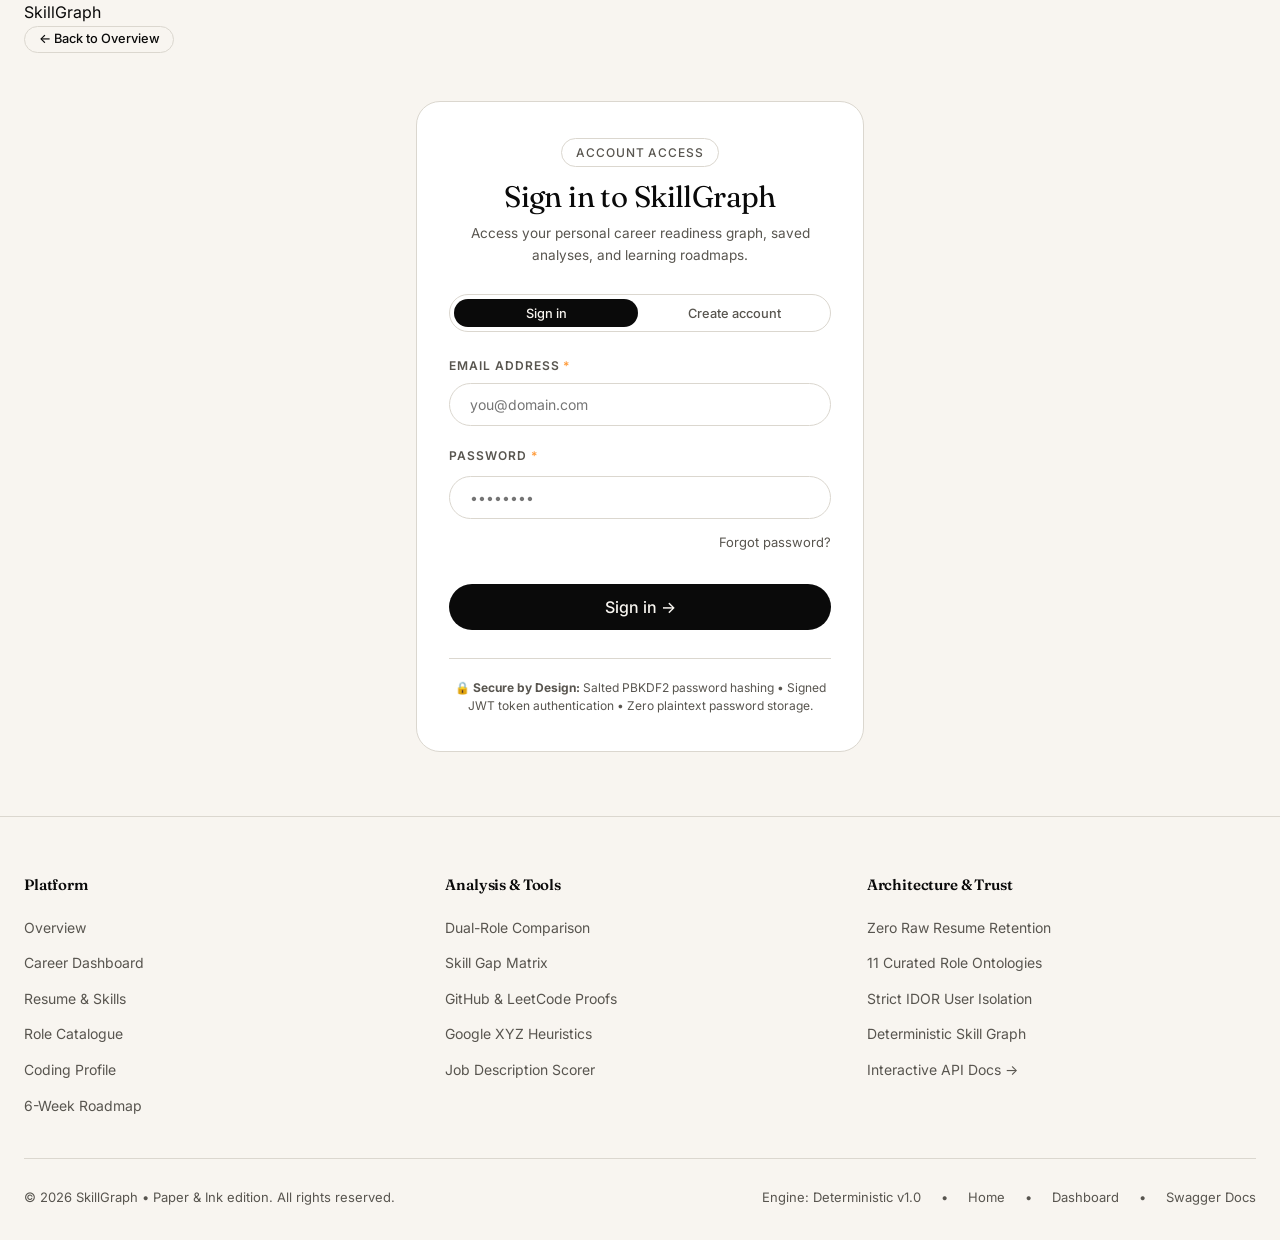
<file: frontend/dashboard.html>
<!DOCTYPE html>
<html lang="en">
<head>
  <meta charset="UTF-8" />
  <meta name="viewport" content="width=device-width, initial-scale=1.0" />
  <title>Dashboard — SkillGraph</title>
  <meta name="description" content="View your technical readiness trajectory, 6-axis skill radar, and target role benchmarks." />

  <!-- Google Web Fonts -->
  <link rel="preconnect" href="https://fonts.googleapis.com" />
  <link rel="preconnect" href="https://fonts.gstatic.com" crossorigin />
  <link rel="stylesheet" href="https://fonts.googleapis.com/css2?family=Fraunces:opsz,wght@9..144,300;9..144,400;9..144,600;9..144,700&family=Inter:wght@400;500;600&family=JetBrains+Mono:wght@400;500&display=swap" />

  <!-- Theme Stylesheets -->
  <link rel="stylesheet" href="css/variables.css" />
  <link rel="stylesheet" href="css/style.css" />
  <link rel="stylesheet" href="css/components.css" />
  <link rel="stylesheet" href="css/dashboard.css" />
</head>
<body>

  <!-- Sticky Header Bar -->
  <header class="site-header" role="banner">
    <div class="header-container">
      <a href="index.html" class="brand-link" aria-label="SkillGraph Homepage">
        <span class="brand-badge" aria-hidden="true">S</span>
        <span>SkillGraph</span>
      </a>

      <nav class="nav-links-desktop" aria-label="Primary Navigation">
        <a href="index.html" class="nav-pill">Overview</a>
        <a href="dashboard.html" class="nav-pill active">Dashboard</a>
        <a href="resume-review.html" class="nav-pill">Resume</a>
        <a href="roles.html" class="nav-pill">Roles</a>
        <a href="coding.html" class="nav-pill">Coding Profile</a>
        <a href="roadmap.html" class="nav-pill">Roadmap</a>
      </nav>

      <div class="header-actions">
        <div id="header-actions" class="flex items-center gap-2"></div>
        <button id="mobile-menu-toggle" class="mobile-menu-btn" type="button" aria-label="Toggle navigation menu" aria-expanded="false">
          <svg width="18" height="18" viewBox="0 0 24 24" fill="none" stroke="currentColor" stroke-width="2" stroke-linecap="round"><line x1="3" y1="12" x2="21" y2="12"></line><line x1="3" y1="6" x2="21" y2="6"></line><line x1="3" y1="18" x2="21" y2="18"></line></svg>
        </button>
      </div>
    </div>

    <!-- Mobile Drawer -->
    <div id="mobile-nav-drawer" class="mobile-nav-drawer" aria-label="Mobile Navigation">
      <a href="index.html" class="mobile-nav-link">Overview</a>
      <a href="dashboard.html" class="mobile-nav-link active">Dashboard</a>
      <a href="resume-review.html" class="mobile-nav-link">Resume</a>
      <a href="roles.html" class="mobile-nav-link">Roles</a>
      <a href="coding.html" class="mobile-nav-link">Coding Profile</a>
      <a href="roadmap.html" class="mobile-nav-link">Roadmap</a>
    </div>
  </header>

  <!-- Main Dashboard Content -->
  <main class="container">
    <!-- Standard Page Header -->
    <header class="page-header">
      <div class="page-header-row">
        <div>
          <span class="eyebrow-pill">Overview</span>
          <h1 class="page-header-title">Your readiness graph.</h1>
          <p class="page-header-sub">
            A single view of where you stand, what's missing, and what to ship next.
          </p>
        </div>

        <div class="flex items-center gap-3">
          <a href="resume-review.html" class="btn btn-primary btn-sm">
            Upload resume &rarr;
          </a>
        </div>
      </div>
    </header>

    <!-- First-Time User Onboarding Banner -->
    <section id="onboarding-section" class="card hidden" style="border: 1.5px solid var(--accent); background: var(--card); margin-bottom: 2rem; padding: 2rem; box-shadow: var(--shadow-md);">
      <div class="flex items-center justify-between" style="margin-bottom: 1rem;">
        <div>
          <span class="eyebrow-pill" style="background: var(--accent); color: var(--background);">Profile Calibration</span>
          <h2 style="font-family: var(--font-display); font-size: 1.5rem; margin-top: 0.35rem;">Tell us about your career goals</h2>
          <p style="font-size: 0.85rem; color: var(--muted-foreground); margin-top: 0.25rem;">
            Provide your background so SkillGraph can accurately calibrate your readiness benchmarks. You can update this later.
          </p>
        </div>
        <button id="onboarding-dismiss-btn" class="btn btn-outline btn-sm" type="button" style="font-size:0.75rem;">
          Update later &times;
        </button>
      </div>

      <form id="onboarding-form" style="margin-top: 1.25rem;">
        <div class="grid" style="grid-template-columns: repeat(auto-fit, minmax(220px, 1fr)); gap: 1.25rem; margin-bottom: 1.25rem;">
          <div class="form-group">
            <label class="form-label" for="onboarding-name">Full Name</label>
            <input id="onboarding-name" class="form-input" type="text" placeholder="Your Name" required>
          </div>

          <div class="form-group">
            <label class="form-label" for="onboarding-stage">Current Stage</label>
            <select id="onboarding-stage" class="form-input">
              <option value="Undergraduate Student">Undergraduate Student (B.Tech / BS)</option>
              <option value="Graduate / Master's Student">Graduate / Master's Student (MS / M.Tech)</option>
              <option value="Early Career Engineer (0-2 yrs)">Early Career Engineer (0–2 years)</option>
              <option value="Mid-Level Engineer (3-5 yrs)">Mid-Level Engineer (3–5 years)</option>
              <option value="Career Switcher">Career Switcher</option>
            </select>
          </div>

          <div class="form-group">
            <label class="form-label" for="onboarding-interests">Career Interests</label>
            <input id="onboarding-interests" class="form-input" type="text" placeholder="e.g. Backend APIs, Distributed Systems, ML">
          </div>

          <div class="form-group">
            <label class="form-label" for="onboarding-skill-level">Current Skill Level</label>
            <select id="onboarding-skill-level" class="form-input">
              <option value="Beginner">Beginner / Foundational</option>
              <option value="Intermediate" selected>Intermediate / Project Experience</option>
              <option value="Advanced">Advanced / Production Experience</option>
            </select>
          </div>

          <div class="form-group" style="grid-column: span 1 / -1;">
            <label class="form-label" for="onboarding-target-role">Initial Target Role</label>
            <select id="onboarding-target-role" class="form-input">
              <option value="backend-engineer">Backend Engineer</option>
              <option value="harness-engineer">Harness Engineer</option>
              <option value="forward-deployed-engineer">Forward Deployed Engineer</option>
              <option value="machine-learning-engineer">Machine Learning Engineer</option>
            </select>
          </div>
        </div>

        <button id="onboarding-save-btn" class="btn btn-primary btn-md" type="submit">
          Save profile &amp; proceed to resume upload &rarr;
        </button>
      </form>
    </section>

    <!-- Dynamic Workflow Next Action Card -->
    <section id="workflow-indicator-card" class="card" style="margin-bottom: 2.25rem; border-left: 4px solid var(--accent); padding: 1.35rem 1.75rem; background: var(--card);">
      <div class="flex flex-wrap items-center justify-between gap-4">
        <div style="max-width: 650px;">
          <div class="flex items-center gap-2" style="margin-bottom: 0.35rem;">
            <span class="eyebrow-pill" id="workflow-step-badge" style="font-size:0.7rem;">Step 1 of 5 &bull; Next Action</span>
            <span id="workflow-step-tag" style="font-size:0.75rem; color:var(--muted-foreground); font-family:var(--font-mono);">Setup</span>
          </div>
          <h2 id="workflow-headline" style="font-family:var(--font-display); font-size:1.35rem; line-height:1.2; margin-bottom:0.25rem;">
            Upload your resume to begin.
          </h2>
          <p id="workflow-subtext" style="font-size:0.875rem; color:var(--muted-foreground);">
            Ingest your PDF or DOCX resume to extract technical skills and benchmark your readiness.
          </p>
        </div>
        <div>
          <a id="workflow-action-btn" href="resume-review.html" class="btn btn-primary btn-md">
            Upload resume &rarr;
          </a>
        </div>
      </div>
    </section>

    <!-- 1. KPI Stats Grid (4 Columns) -->
    <section aria-label="Key Performance Indicators" class="kpi-grid">
      <div class="card kpi-card">
        <span class="kpi-title">Primary Target</span>
        <div id="kpi-readiness" class="kpi-value">—</div>
        <span id="kpi-readiness-sub" class="kpi-delta">Upload resume to score</span>
      </div>

      <div class="card kpi-card">
        <span class="kpi-title">Alternative Path</span>
        <div id="kpi-secondary-readiness" class="kpi-value">—</div>
        <span id="kpi-secondary-readiness-sub" class="kpi-delta">Select secondary role</span>
      </div>

      <div class="card kpi-card">
        <span class="kpi-title">Skills tracked</span>
        <div id="kpi-skills" class="kpi-value">0</div>
        <span id="kpi-skills-sub" class="kpi-delta">Confirmed competencies</span>
      </div>

      <div class="card kpi-card">
        <span class="kpi-title">Roadmap progress</span>
        <div id="kpi-roadmaps" class="kpi-value">0%</div>
        <span id="kpi-roadmaps-sub" class="kpi-delta">0 tasks completed</span>
      </div>
    </section>

    <!-- 1b. Dual Target Roles Side-by-Side Comparison Card -->
    <section id="two-role-summary-card" class="card hidden" style="margin-bottom: 2.5rem; padding: 1.75rem 2rem; background: var(--card); border: 1.5px solid var(--border);">
      <div class="flex items-center justify-between" style="margin-bottom: 1.25rem; flex-wrap: wrap; gap: 0.75rem;">
        <div>
          <span class="eyebrow-pill">Dual Career Targets</span>
          <h2 style="font-family: var(--font-display); font-size: 1.5rem; margin-top: 0.35rem;">Primary vs. Alternative Role Alignment</h2>
        </div>
        <a id="two-role-compare-link" href="roles.html" class="btn btn-outline btn-sm">
          Deep role comparison &rarr;
        </a>
      </div>

      <div class="grid" style="grid-template-columns: repeat(auto-fit, minmax(280px, 1fr)); gap: 1.5rem; align-items: stretch;">
        <!-- Primary Role Summary -->
        <div style="background: var(--secondary); border: 1px solid var(--border); border-radius: var(--radius-sm); padding: 1.25rem;">
          <div class="flex items-center justify-between" style="margin-bottom: 0.5rem;">
            <span class="eyebrow-pill" style="font-size: 0.68rem;">Primary Role</span>
            <span id="role-a-score-pill" style="font-family: var(--font-mono); font-weight: 700; font-size: 1.2rem; color: #059669;">0%</span>
          </div>
          <h3 id="role-a-name" style="font-family: var(--font-display); font-size: 1.2rem; margin-bottom: 0.5rem;">—</h3>
          <div class="progress-track" style="margin-bottom: 0.75rem;">
            <div id="role-a-progress-fill" class="progress-fill" style="width: 0%;"></div>
          </div>
          <p id="role-a-skills-summary" style="font-size: 0.8rem; color: var(--muted-foreground);">
            0 core skills matched
          </p>
        </div>

        <!-- Secondary Role Summary -->
        <div style="background: var(--secondary); border: 1px solid var(--border); border-radius: var(--radius-sm); padding: 1.25rem;">
          <div class="flex items-center justify-between" style="margin-bottom: 0.5rem;">
            <span class="eyebrow-pill" style="font-size: 0.68rem;">Secondary Alternative</span>
            <span id="role-b-score-pill" style="font-family: var(--font-mono); font-weight: 700; font-size: 1.2rem; color: oklch(0.45 0.12 60);">0%</span>
          </div>
          <h3 id="role-b-name" style="font-family: var(--font-display); font-size: 1.2rem; margin-bottom: 0.5rem;">—</h3>
          <div class="progress-track" style="margin-bottom: 0.75rem;">
            <div id="role-b-progress-fill" class="progress-fill" style="width: 0%;"></div>
          </div>
          <p id="role-b-skills-summary" style="font-size: 0.8rem; color: var(--muted-foreground);">
            0 core skills matched
          </p>
        </div>

        <!-- Role Overlap & Bridge Summary -->
        <div style="background: var(--secondary); border: 1px solid var(--border); border-radius: var(--radius-sm); padding: 1.25rem; display: flex; flex-direction: column; justify-content: space-between;">
          <div>
            <div class="flex items-center justify-between" style="margin-bottom: 0.5rem;">
              <span class="eyebrow-pill" style="font-size: 0.68rem;">Skill Intersect</span>
              <span id="two-role-overlap-pct" style="font-family: var(--font-mono); font-weight: 700; font-size: 1.2rem;">0%</span>
            </div>
            <h3 style="font-family: var(--font-display); font-size: 1.2rem; margin-bottom: 0.5rem;">Transferable Skills</h3>
            <p id="two-role-transfer-desc" style="font-size: 0.82rem; color: var(--muted-foreground); line-height: 1.45;">
              Select two roles on the Roles page to view overlapping competencies and transition effort.
            </p>
          </div>
          <div style="margin-top: 0.75rem;">
            <span id="two-role-bridge-hours" class="eyebrow-pill" style="background: var(--background);">~0h transition bridge</span>
          </div>
        </div>
      </div>
    </section>

    <!-- 1c. Category Coverage & High-Priority Gaps Grid -->
    <section id="category-and-gaps-section" class="grid hidden" style="grid-template-columns: repeat(auto-fit, minmax(320px, 1fr)); gap: 1.5rem; margin-bottom: 2.5rem;">
      <!-- Skill Coverage by Category -->
      <div class="card" style="padding: 1.75rem;">
        <span class="eyebrow-pill">Taxonomy Coverage</span>
        <h2 style="font-family: var(--font-display); font-size: 1.35rem; margin-top: 0.35rem; margin-bottom: 1.25rem;">
          Skill Coverage by Category
        </h2>
        <div id="category-coverage-list" style="display: flex; flex-direction: column; gap: 0.85rem;">
          <!-- Populated dynamically by dashboard.js -->
        </div>
      </div>

      <!-- Matched vs High-Priority Missing Skills -->
      <div class="card" style="padding: 1.75rem;">
        <span class="eyebrow-pill">Gap Prioritization</span>
        <h2 style="font-family: var(--font-display); font-size: 1.35rem; margin-top: 0.35rem; margin-bottom: 1.25rem;">
          Target Role Priority Gaps
        </h2>
        <div style="margin-bottom: 1rem;">
          <h4 style="font-size: 0.8rem; font-weight: 600; text-transform: uppercase; color: #059669; margin-bottom: 0.5rem;">
            Matched Competencies (<span id="matched-skills-count">0</span>)
          </h4>
          <div id="matched-skills-container" class="flex flex-wrap gap-1" style="max-height: 120px; overflow-y: auto;">
            <!-- Populated dynamically -->
          </div>
        </div>

        <div>
          <h4 style="font-size: 0.8rem; font-weight: 600; text-transform: uppercase; color: oklch(0.45 0.12 60); margin-bottom: 0.5rem;">
            Critical Missing Skills (<span id="missing-skills-count">0</span>)
          </h4>
          <div id="missing-skills-container" class="flex flex-wrap gap-1" style="max-height: 140px; overflow-y: auto;">
            <!-- Populated dynamically -->
          </div>
        </div>
      </div>
    </section>

    <!-- 2. Charts Section (5 Columns: 3 Trajectory / 2 Radar) -->
    <section aria-label="Analytics Visualizations" class="dashboard-charts-grid">
      <!-- Readiness Trajectory Area Chart -->
      <div class="card chart-card-trajectory">
        <div class="chart-header flex items-center justify-between">
          <div>
            <h2 class="chart-title">Readiness trajectory</h2>
            <p class="chart-subtitle">Rolling score progress across target roles.</p>
          </div>
          <span class="eyebrow-pill" style="font-family:var(--font-mono); font-size:0.7rem;">7 Months</span>
        </div>

        <div id="trajectory-chart-container" class="chart-svg-container">
          <!-- Rendered via dashboard.js SVG engine -->
        </div>
      </div>

      <!-- 6-Axis Skill Radar Spider Chart -->
      <div class="card chart-card-radar">
        <div class="chart-header flex items-center justify-between">
          <div>
            <h2 class="chart-title">Skill radar</h2>
            <p class="chart-subtitle">You vs. target role median.</p>
          </div>
          <span class="eyebrow-pill" style="font-family:var(--font-mono); font-size:0.7rem;">6 Axes</span>
        </div>

        <div id="radar-chart-container" class="chart-svg-container">
          <!-- Rendered via dashboard.js SVG engine -->
        </div>
      </div>
    </section>

    <!-- 3. Target Roles Section -->
    <section id="benchmarks" aria-label="Target Role Benchmarks" style="margin-bottom: 3.5rem;">
      <div class="flex items-center justify-between" style="margin-bottom: 1.25rem;">
        <div>
          <span class="eyebrow-pill">Benchmarks</span>
          <h2 style="font-family:var(--font-display); font-size:1.75rem; margin-top:0.35rem;">Target roles &amp; gaps</h2>
        </div>
        <a href="roles.html" class="ink-underline" style="font-size:0.875rem; font-weight:500;">
          Explore all 11 roles &rarr;
        </a>
      </div>

      <div id="target-roles-container" class="target-roles-grid">
        <!-- Dynamically populated from backend roles via dashboard.js -->
        <div class="card"><p>Loading role profiles…</p></div>
      </div>
    </section>

    <!-- 4. Quick Action Navigation Cards (Connecting Workflow) -->
    <section aria-label="Workflow Navigation" class="quick-nav-grid" style="margin-bottom: 3.5rem;">
      <a href="resume-review.html" class="card quick-nav-card">
        <div>
          <div class="quick-nav-icon" aria-hidden="true">
            <svg width="20" height="20" viewBox="0 0 24 24" fill="none" stroke="currentColor" stroke-width="2" stroke-linecap="round"><path d="M14 2H6a2 2 0 0 0-2 2v16a2 2 0 0 0 2 2h12a2 2 0 0 0 2-2V8z"></path><polyline points="14 2 14 8 20 8"></polyline><line x1="16" y1="13" x2="8" y2="13"></line><line x1="16" y1="17" x2="8" y2="17"></line></svg>
          </div>
          <h3 class="quick-nav-title">Resume &amp; Skills</h3>
          <p class="quick-nav-sub">Upload resume, review extracted competencies, and inspect scorecard.</p>
        </div>
        <div class="quick-nav-footer">
          <span>Manage Resume</span>
          <span class="quick-nav-arrow">&rarr;</span>
        </div>
      </a>

      <a href="roles.html" class="card quick-nav-card">
        <div>
          <div class="quick-nav-icon" aria-hidden="true">
            <svg width="20" height="20" viewBox="0 0 24 24" fill="none" stroke="currentColor" stroke-width="2" stroke-linecap="round"><circle cx="12" cy="12" r="10"></circle><polyline points="12 6 12 12 16 14"></polyline></svg>
          </div>
          <h3 class="quick-nav-title">Explore Roles</h3>
          <p class="quick-nav-sub">Benchmark skills against 11 curated role ontologies and compare paths.</p>
        </div>
        <div class="quick-nav-footer">
          <span>Explore Roles</span>
          <span class="quick-nav-arrow">&rarr;</span>
        </div>
      </a>

      <a href="coding.html" class="card quick-nav-card">
        <div>
          <div class="quick-nav-icon" aria-hidden="true">
            <svg width="20" height="20" viewBox="0 0 24 24" fill="none" stroke="currentColor" stroke-width="2" stroke-linecap="round"><path d="M9 19c-5 1.5-5-2.5-7-3m14 6v-3.87a3.37 3.37 0 0 0-.94-2.61c3.14-.35 6.44-1.54 6.44-7A5.44 5.44 0 0 0 20 4.77 5.07 5.07 0 0 0 19.91 1S18.73.65 16 2.48a13.38 13.38 0 0 0-7 0C6.27.65 5.09 1 5.09 1A5.07 5.07 0 0 0 5 4.77a5.44 5.44 0 0 0-1.5 3.78c0 5.42 3.3 6.61 6.44 7A3.37 3.37 0 0 0 9 18.13V22"></path></svg>
          </div>
          <h3 class="quick-nav-title">Coding Profile</h3>
          <p class="quick-nav-sub">Quantify public GitHub shipping proofs and LeetCode problem solving.</p>
        </div>
        <div class="quick-nav-footer">
          <span>View Profiles</span>
          <span class="quick-nav-arrow">&rarr;</span>
        </div>
      </a>

      <a href="roadmap.html" class="card quick-nav-card">
        <div>
          <div class="quick-nav-icon" aria-hidden="true">
            <svg width="20" height="20" viewBox="0 0 24 24" fill="none" stroke="currentColor" stroke-width="2" stroke-linecap="round"><path d="M22 11.08V12a10 10 0 1 1-5.93-9.14"></path><polyline points="22 4 12 14.01 9 11.01"></polyline></svg>
          </div>
          <h3 class="quick-nav-title">6-Week Roadmap</h3>
          <p class="quick-nav-sub">Follow structured weekly milestones, capstone project, and tasks.</p>
        </div>
        <div class="quick-nav-footer">
          <span>Open Roadmap</span>
          <span class="quick-nav-arrow">&rarr;</span>
        </div>
      </a>
    </section>

    <!-- 5. Job Description Matcher -->
    <section id="job-section" class="interactive-tool-section section-anchor" style="margin-bottom: 4rem;">
      <div style="margin-bottom: 1.5rem;">
        <span class="eyebrow-pill">Match</span>
        <h2 style="font-family:var(--font-display); font-size:2rem; margin-top:0.35rem;">Score any job description.</h2>
        <p style="color:var(--muted-foreground); margin-top:0.35rem;">
          Paste a target job posting to parse technical requirements and evaluate alignment against your profile.
        </p>
      </div>

      <div class="card">
        <div class="form-group">
          <div class="flex items-center justify-between" style="margin-bottom: 0.5rem;">
            <label class="form-label" for="jd-textarea">Job Description Text</label>
            <span id="jd-char-counter" style="font-family:var(--font-mono); font-size:0.75rem; color:var(--muted-foreground);">0 chars</span>
          </div>
          <textarea
            id="jd-textarea"
            class="form-textarea"
            placeholder="Paste complete job description text here (e.g. Senior Backend Engineer: Required: Python, Docker, PyTorch, evaluation pipelines...)"
            rows="5"
          ></textarea>
        </div>

        <div class="flex justify-end">
          <button id="jd-match-btn" class="btn btn-primary" type="button" disabled>
            Score job description &rarr;
          </button>
        </div>

        <div id="jd-results-container" class="hidden"></div>
      </div>
    </section>
  </main>

  <!-- Global Multi-Column Footer -->
  <footer class="site-footer" role="contentinfo">
    <div class="container">
      <div class="footer-top">
        <div>
          <h4 class="footer-heading">Platform</h4>
          <ul class="footer-nav-list">
            <li><a href="index.html">Overview</a></li>
            <li><a href="dashboard.html">Career Dashboard</a></li>
            <li><a href="resume-review.html">Resume &amp; Skills</a></li>
            <li><a href="roles.html">Role Catalogue</a></li>
            <li><a href="coding.html">Coding Profile</a></li>
            <li><a href="roadmap.html">6-Week Roadmap</a></li>
          </ul>
        </div>

        <div>
          <h4 class="footer-heading">Analysis &amp; Tools</h4>
          <ul class="footer-nav-list">
            <li><a href="roles.html">Dual-Role Comparison</a></li>
            <li><a href="dashboard.html">Skill Gap Matrix</a></li>
            <li><a href="coding.html">GitHub &amp; LeetCode Proofs</a></li>
            <li><a href="resume-review.html">Google XYZ Heuristics</a></li>
            <li><a href="dashboard.html#jd-section">Job Description Scorer</a></li>
          </ul>
        </div>

        <div>
          <h4 class="footer-heading">Architecture &amp; Trust</h4>
          <ul class="footer-nav-list">
            <li><span>Zero Raw Resume Retention</span></li>
            <li><span>11 Curated Role Ontologies</span></li>
            <li><span>Strict IDOR User Isolation</span></li>
            <li><span>Deterministic Skill Graph</span></li>
            <li><a href="/docs" target="_blank" rel="noopener noreferrer">Interactive API Docs &rarr;</a></li>
          </ul>
        </div>
      </div>

      <div class="footer-bottom">
        <div>
          &copy; <span id="footer-year">2026</span> SkillGraph &bull; Paper &amp; Ink edition. All rights reserved.
        </div>
        <div class="footer-bottom-links">
          <span>Engine: Deterministic v1.0</span>
          <span>&bull;</span>
          <a href="index.html">Home</a>
          <span>&bull;</span>
          <a href="dashboard.html">Dashboard</a>
          <span>&bull;</span>
          <a href="/docs" target="_blank" rel="noopener">Swagger Docs</a>
        </div>
      </div>
    </div>
  </footer>

  <!-- Scripts -->
  <script src="js/config.js"></script>
  <script src="js/api.js"></script>
  <script src="js/app.js"></script>
  <script src="js/dashboard.js"></script>
</body>
</html>
</file>
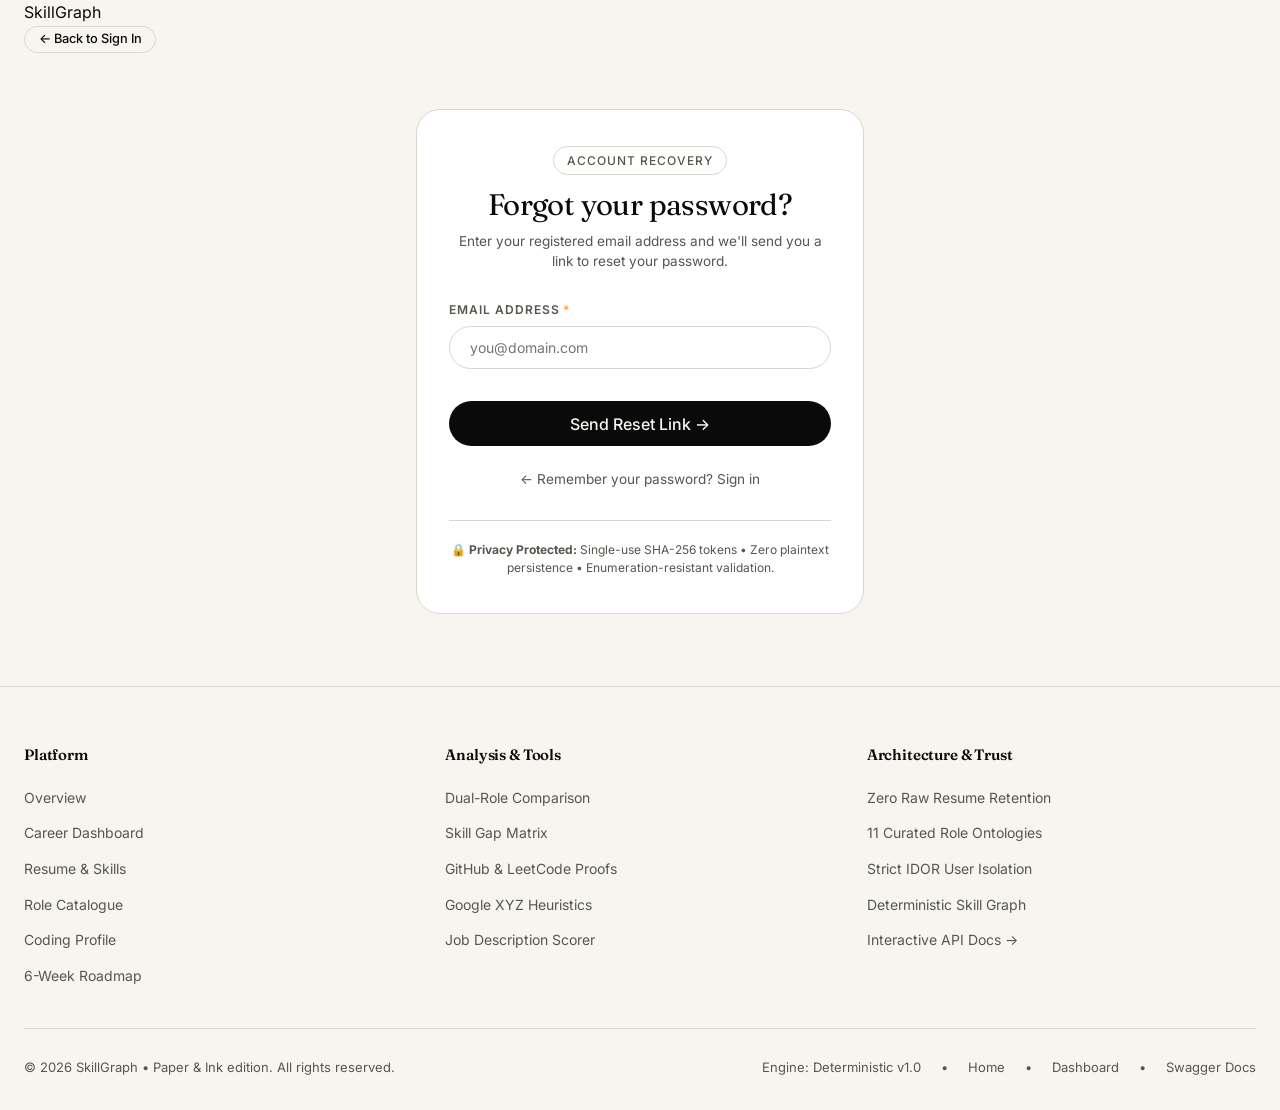
<file: frontend/forgot-password.html>
<!DOCTYPE html>
<html lang="en">
<head>
  <meta charset="UTF-8">
  <meta name="viewport" content="width=device-width, initial-scale=1.0">
  <title>Forgot Password — SkillGraph</title>
  <meta name="description" content="Recover your SkillGraph account password with a secure, temporary reset link.">
  
  <!-- Google Fonts: Fraunces (Display), Inter (Body), JetBrains Mono (Code/Pills) -->
  <link rel="preconnect" href="https://fonts.googleapis.com">
  <link rel="preconnect" href="https://fonts.gstatic.com" crossorigin>
  <link href="https://fonts.googleapis.com/css2?family=Fraunces:ital,opsz,wght@0,9..144,300..700;1,9..144,300..700&family=Inter:wght@300;400;500;600;700&family=JetBrains+Mono:wght@400;500;600&display=swap" rel="stylesheet">
  
  <!-- Core Design Tokens & Component Stylesheets -->
  <link rel="stylesheet" href="css/variables.css">
  <link rel="stylesheet" href="css/style.css">
  <link rel="stylesheet" href="css/components.css">
</head>
<body class="bg-paper text-ink min-h-screen flex flex-col justify-between">

  <!-- Header -->
  <header class="header">
    <div class="header-inner container">
      <a href="index.html" class="brand" aria-label="SkillGraph Home">
        <span class="brand-text">SkillGraph</span>
      </a>

      <div class="header-actions">
        <a href="auth.html?mode=signin" class="btn btn-outline btn-sm">
          &larr; Back to Sign In
        </a>
      </div>
    </div>
  </header>

  <!-- Main Recovery Container -->
  <main class="container" style="max-width: 480px; margin: 3.5rem auto 4.5rem; padding: 0 1rem;">
    <div class="card" style="padding: 2.25rem 2rem; border: 1px solid var(--border); box-shadow: var(--shadow-md);">
      
      <!-- Card Header -->
      <div style="text-align: center; margin-bottom: 1.75rem;">
        <span class="eyebrow-pill" style="margin-bottom: 0.75rem;">Account Recovery</span>
        <h1 id="recovery-heading" style="font-family: var(--font-display); font-size: 1.85rem; line-height: 1.2; margin-bottom: 0.5rem;">
          Forgot your password?
        </h1>
        <p id="recovery-subheading" style="font-size: 0.85rem; color: var(--muted-foreground); line-height: 1.5;">
          Enter your registered email address and we'll send you a link to reset your password.
        </p>
      </div>

      <!-- Alert / Validation Box -->
      <div id="recovery-alert" class="alert-box error hidden" style="margin-bottom: 1.25rem;"></div>

      <!-- Recovery Form -->
      <form id="forgot-form" novalidate>
        <!-- Email Address -->
        <div class="form-group">
          <label class="form-label" for="forgot-email">Email Address <span style="color:var(--accent);">*</span></label>
          <input 
            id="forgot-email" 
            class="form-input" 
            type="email" 
            placeholder="you@domain.com" 
            required 
            autocomplete="email"
          >
        </div>

        <!-- Submit Button -->
        <button id="forgot-submit-btn" class="btn btn-primary btn-lg" type="submit" style="width: 100%; margin-top: 0.75rem;">
          Send Reset Link &rarr;
        </button>

        <div style="text-align: center; margin-top: 1.25rem;">
          <a href="auth.html?mode=signin" class="ink-underline" style="font-size: 0.85rem; color: var(--muted-foreground); text-decoration: none;">
            &larr; Remember your password? Sign in
          </a>
        </div>
      </form>

      <!-- Confirmation / Success View -->
      <div id="recovery-success-view" class="hidden" style="text-align: center; padding: 1rem 0 0.5rem;">
        <div style="width: 48px; height: 48px; border-radius: 50%; background-color: var(--secondary); border: 1px solid var(--border); display: inline-flex; align-items: center; justify-content: center; margin-bottom: 1.25rem; color: var(--foreground);">
          <svg width="22" height="22" viewBox="0 0 24 24" fill="none" stroke="currentColor" stroke-width="2" stroke-linecap="round" stroke-linejoin="round">
            <path d="M4 4h16c1.1 0 2 .9 2 2v12c0 1.1-.9 2-2 2H4c-1.1 0-2-.9-2-2V6c0-1.1.9-2 2-2z"></path>
            <polyline points="22,6 12,13 2,6"></polyline>
          </svg>
        </div>

        <h3 style="font-family: var(--font-display); font-size: 1.35rem; margin-bottom: 0.65rem;">
          Check your email
        </h3>

        <p id="success-email-notice" style="font-size: 0.875rem; color: var(--muted-foreground); line-height: 1.6; margin-bottom: 1.5rem;">
          If an account exists with the email address you entered, we will send a password reset link.
        </p>

        <div style="display: flex; flex-direction: column; gap: 0.75rem;">
          <a href="auth.html?mode=signin" class="btn btn-primary btn-lg" style="width: 100%; text-decoration: none; text-align: center;">
            Back to Sign In
          </a>
          <button id="btn-try-another" class="btn btn-outline btn-sm" type="button" style="width: 100%;">
            Try another email address
          </button>
        </div>
      </div>

      <!-- Security Microcopy -->
      <div style="margin-top: 1.75rem; padding-top: 1.25rem; border-top: 1px solid var(--border); text-align: center;">
        <p style="font-size: 0.75rem; color: var(--muted-foreground); line-height: 1.5;">
          🔒 <strong>Privacy Protected:</strong> Single-use SHA-256 tokens &bull; Zero plaintext persistence &bull; Enumeration-resistant validation.
        </p>
      </div>

    </div>
  </main>

  <!-- Global Multi-Column Footer -->
  <footer class="site-footer" role="contentinfo">
    <div class="container">
      <div class="footer-top">
        <div>
          <h4 class="footer-heading">Platform</h4>
          <ul class="footer-nav-list">
            <li><a href="index.html">Overview</a></li>
            <li><a href="dashboard.html">Career Dashboard</a></li>
            <li><a href="resume-review.html">Resume &amp; Skills</a></li>
            <li><a href="roles.html">Role Catalogue</a></li>
            <li><a href="coding.html">Coding Profile</a></li>
            <li><a href="roadmap.html">6-Week Roadmap</a></li>
          </ul>
        </div>

        <div>
          <h4 class="footer-heading">Analysis &amp; Tools</h4>
          <ul class="footer-nav-list">
            <li><a href="roles.html">Dual-Role Comparison</a></li>
            <li><a href="dashboard.html">Skill Gap Matrix</a></li>
            <li><a href="coding.html">GitHub &amp; LeetCode Proofs</a></li>
            <li><a href="resume-review.html">Google XYZ Heuristics</a></li>
            <li><a href="dashboard.html#jd-section">Job Description Scorer</a></li>
          </ul>
        </div>

        <div>
          <h4 class="footer-heading">Architecture &amp; Trust</h4>
          <ul class="footer-nav-list">
            <li><span>Zero Raw Resume Retention</span></li>
            <li><span>11 Curated Role Ontologies</span></li>
            <li><span>Strict IDOR User Isolation</span></li>
            <li><span>Deterministic Skill Graph</span></li>
            <li><a href="/docs" target="_blank" rel="noopener noreferrer">Interactive API Docs &rarr;</a></li>
          </ul>
        </div>
      </div>

      <div class="footer-bottom">
        <div>
          &copy; <span id="footer-year">2026</span> SkillGraph &bull; Paper &amp; Ink edition. All rights reserved.
        </div>
        <div class="footer-bottom-links">
          <span>Engine: Deterministic v1.0</span>
          <span>&bull;</span>
          <a href="index.html">Home</a>
          <span>&bull;</span>
          <a href="dashboard.html">Dashboard</a>
          <span>&bull;</span>
          <a href="/docs" target="_blank" rel="noopener">Swagger Docs</a>
        </div>
      </div>
    </div>
  </footer>

  <!-- Scripts -->
  <script src="js/config.js"></script>
  <script src="js/api.js"></script>
  <script src="js/app.js"></script>
  <script src="js/forgot-password.js"></script>
</body>
</html>
</file>
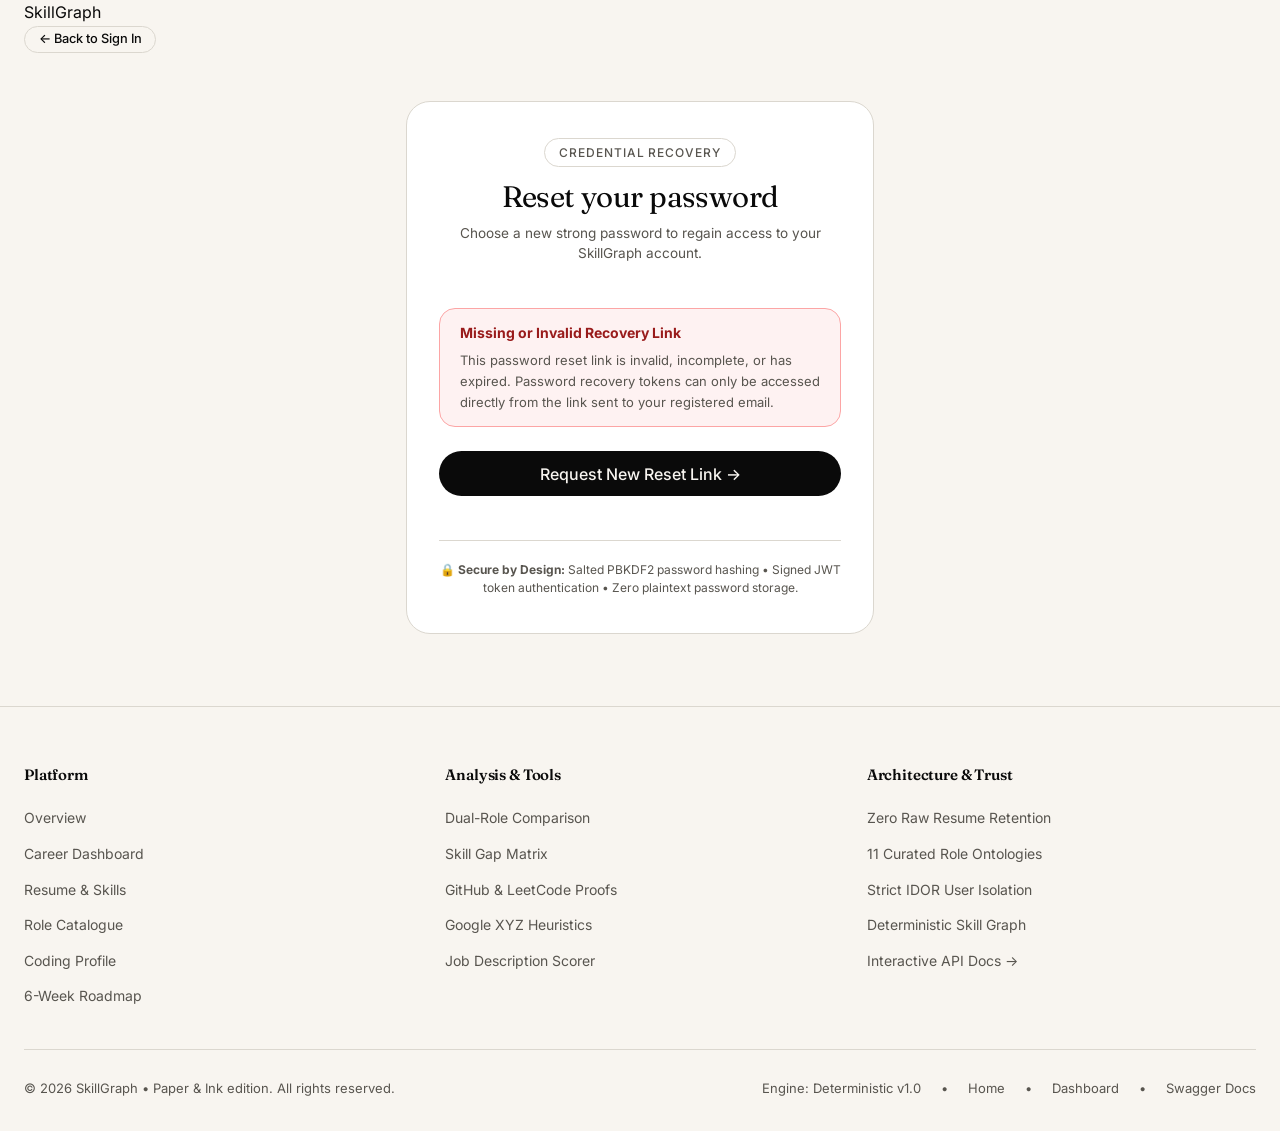
<file: frontend/reset-password.html>
<!DOCTYPE html>
<html lang="en">
<head>
  <meta charset="UTF-8">
  <meta name="viewport" content="width=device-width, initial-scale=1.0">
  <title>Reset Password — SkillGraph</title>
  <meta name="description" content="Set a new strong password for your SkillGraph account.">
  
  <!-- Google Fonts: Fraunces (Display), Inter (Body), JetBrains Mono (Code/Pills) -->
  <link rel="preconnect" href="https://fonts.googleapis.com">
  <link rel="preconnect" href="https://fonts.gstatic.com" crossorigin>
  <link href="https://fonts.googleapis.com/css2?family=Fraunces:ital,opsz,wght@0,9..144,300..700;1,9..144,300..700&family=Inter:wght@300;400;500;600;700&family=JetBrains+Mono:wght@400;500;600&display=swap" rel="stylesheet">
  
  <!-- Core Design Tokens & Component Stylesheets -->
  <link rel="stylesheet" href="css/variables.css">
  <link rel="stylesheet" href="css/style.css">
  <link rel="stylesheet" href="css/components.css">
</head>
<body class="bg-paper text-ink min-h-screen flex flex-col justify-between">

  <!-- Header -->
  <header class="header">
    <div class="header-inner container">
      <a href="index.html" class="brand" aria-label="SkillGraph Home">
        <span class="brand-text">SkillGraph</span>
      </a>

      <div class="header-actions">
        <a href="auth.html?mode=signin" class="btn btn-outline btn-sm">
          &larr; Back to Sign In
        </a>
      </div>
    </div>
  </header>

  <!-- Main Reset Container -->
  <main class="container" style="max-width: 500px; margin: 3rem auto 4.5rem; padding: 0 1rem;">
    <div class="card" style="padding: 2.25rem 2rem; border: 1px solid var(--border); box-shadow: var(--shadow-md);">
      
      <!-- Card Header -->
      <div style="text-align: center; margin-bottom: 1.75rem;">
        <span class="eyebrow-pill" style="margin-bottom: 0.75rem;">Credential Recovery</span>
        <h1 style="font-family: var(--font-display); font-size: 1.85rem; line-height: 1.2; margin-bottom: 0.5rem;">
          Reset your password
        </h1>
        <p style="font-size: 0.85rem; color: var(--muted-foreground); line-height: 1.5;">
          Choose a new strong password to regain access to your SkillGraph account.
        </p>
      </div>

      <!-- Missing/Invalid Token View -->
      <div id="invalid-token-view" class="hidden" style="text-align: center; padding: 1rem 0;">
        <div class="alert-box error" style="margin-bottom: 1.5rem; text-align: left;">
          <div>
            <strong>Missing or Invalid Recovery Link</strong>
            <p style="margin: 0.35rem 0 0; font-size: 0.8125rem;">
              This password reset link is invalid, incomplete, or has expired. Password recovery tokens can only be accessed directly from the link sent to your registered email.
            </p>
          </div>
        </div>
        <a href="forgot-password.html" class="btn btn-primary btn-lg" style="width: 100%; text-decoration: none; text-align: center;">
          Request New Reset Link &rarr;
        </a>
      </div>

      <!-- Form Container -->
      <div id="reset-form-container">
        <!-- Alert / Validation Box -->
        <div id="reset-alert" class="alert-box error hidden" style="margin-bottom: 1.25rem;"></div>

        <!-- Strong Password Quick Generator Header -->
        <div class="flex items-center justify-between" style="margin-bottom: 1.25rem; padding-bottom: 0.85rem; border-bottom: 1px dashed var(--border);">
          <span style="font-size: 0.8125rem; color: var(--muted-foreground);">Need a recommendation?</span>
          <button id="btn-generate-password" type="button" class="btn btn-outline btn-sm" style="display: inline-flex; align-items: center; gap: 0.35rem; font-size: 0.775rem;">
            <span>⚡</span> Generate Strong Password
          </button>
        </div>

        <form id="reset-form" novalidate>
          <!-- New Password Input -->
          <div class="form-group">
            <label class="form-label" for="new-password">New Password <span style="color:var(--accent);">*</span></label>
            <div class="password-input-wrapper">
              <input 
                id="new-password" 
                class="form-input" 
                type="password" 
                placeholder="••••••••" 
                required 
                autocomplete="new-password"
              >
              <button id="toggle-new-password" type="button" class="password-toggle-btn" aria-label="Toggle password visibility">
                <svg width="18" height="18" viewBox="0 0 24 24" fill="none" stroke="currentColor" stroke-width="2" stroke-linecap="round" stroke-linejoin="round">
                  <path d="M1 12s4-8 11-8 11 8 11 8-4 8-11 8-11-8-11-8z"></path>
                  <circle cx="12" cy="12" r="3"></circle>
                </svg>
              </button>
            </div>

            <!-- Strength Meter -->
            <div class="strength-bar-container">
              <div id="strength-bar" class="strength-bar"></div>
            </div>
            <div class="flex items-center justify-between" style="font-size: 0.725rem; color: var(--muted-foreground);">
              <span>Strength: <strong id="strength-label">Too short</strong></span>
              <span id="strength-detail">Entropy calculation</span>
            </div>

            <!-- Password Requirements Checklist -->
            <ul class="password-requirements-list" aria-label="Password complexity requirements">
              <li id="req-length" class="req-item">
                <span class="req-icon">&bull;</span> Minimum 8 characters
              </li>
              <li id="req-upper" class="req-item">
                <span class="req-icon">&bull;</span> One uppercase letter (A-Z)
              </li>
              <li id="req-lower" class="req-item">
                <span class="req-icon">&bull;</span> One lowercase letter (a-z)
              </li>
              <li id="req-number" class="req-item">
                <span class="req-icon">&bull;</span> One number (0-9)
              </li>
              <li id="req-special" class="req-item" style="grid-column: span 2;">
                <span class="req-icon">&bull;</span> One special character (!@#$%^&* etc.)
              </li>
            </ul>
          </div>

          <!-- Confirm Password Input -->
          <div class="form-group" style="margin-top: 1.25rem;">
            <label class="form-label" for="confirm-password">Confirm New Password <span style="color:var(--accent);">*</span></label>
            <div class="password-input-wrapper">
              <input 
                id="confirm-password" 
                class="form-input" 
                type="password" 
                placeholder="••••••••" 
                required 
                autocomplete="new-password"
              >
              <button id="toggle-confirm-password" type="button" class="password-toggle-btn" aria-label="Toggle confirm password visibility">
                <svg width="18" height="18" viewBox="0 0 24 24" fill="none" stroke="currentColor" stroke-width="2" stroke-linecap="round" stroke-linejoin="round">
                  <path d="M1 12s4-8 11-8 11 8 11 8-4 8-11 8-11-8-11-8z"></path>
                  <circle cx="12" cy="12" r="3"></circle>
                </svg>
              </button>
            </div>
            <div id="match-status" style="font-size: 0.75rem; margin-top: 0.35rem; display: none;"></div>
          </div>

          <!-- Submit Button -->
          <button id="reset-submit-btn" class="btn btn-primary btn-lg" type="submit" style="width: 100%; margin-top: 1.25rem;">
            Reset Password &rarr;
          </button>
        </form>
      </div>

      <!-- Success View (Shown upon successful password update) -->
      <div id="reset-success-view" class="hidden" style="text-align: center; padding: 1.25rem 0 0.5rem;">
        <div style="width: 48px; height: 48px; border-radius: 50%; background-color: #ECFDF5; border: 1px solid #A7F3D0; display: inline-flex; align-items: center; justify-content: center; margin-bottom: 1.25rem; color: #065F46;">
          <svg width="24" height="24" viewBox="0 0 24 24" fill="none" stroke="currentColor" stroke-width="2" stroke-linecap="round" stroke-linejoin="round">
            <path d="M22 11.08V12a10 10 0 1 1-5.93-9.14"></path>
            <polyline points="22 4 12 14.01 9 11.01"></polyline>
          </svg>
        </div>

        <h3 style="font-family: var(--font-display); font-size: 1.35rem; margin-bottom: 0.65rem;">
          Password Reset Complete
        </h3>

        <p style="font-size: 0.875rem; color: var(--muted-foreground); line-height: 1.6; margin-bottom: 1.5rem;">
          Your account password has been updated securely using salted PBKDF2 cryptography. You can now sign in with your new credentials.
        </p>

        <a href="auth.html?mode=signin" class="btn btn-primary btn-lg" style="width: 100%; text-decoration: none; text-align: center;">
          Sign In to SkillGraph &rarr;
        </a>
      </div>

      <!-- Security Microcopy -->
      <div style="margin-top: 1.75rem; padding-top: 1.25rem; border-top: 1px solid var(--border); text-align: center;">
        <p style="font-size: 0.75rem; color: var(--muted-foreground); line-height: 1.5;">
          🔒 <strong>Secure by Design:</strong> Salted PBKDF2 password hashing &bull; Signed JWT token authentication &bull; Zero plaintext password storage.
        </p>
      </div>

    </div>
  </main>

  <!-- Global Multi-Column Footer -->
  <footer class="site-footer" role="contentinfo">
    <div class="container">
      <div class="footer-top">
        <div>
          <h4 class="footer-heading">Platform</h4>
          <ul class="footer-nav-list">
            <li><a href="index.html">Overview</a></li>
            <li><a href="dashboard.html">Career Dashboard</a></li>
            <li><a href="resume-review.html">Resume &amp; Skills</a></li>
            <li><a href="roles.html">Role Catalogue</a></li>
            <li><a href="coding.html">Coding Profile</a></li>
            <li><a href="roadmap.html">6-Week Roadmap</a></li>
          </ul>
        </div>

        <div>
          <h4 class="footer-heading">Analysis &amp; Tools</h4>
          <ul class="footer-nav-list">
            <li><a href="roles.html">Dual-Role Comparison</a></li>
            <li><a href="dashboard.html">Skill Gap Matrix</a></li>
            <li><a href="coding.html">GitHub &amp; LeetCode Proofs</a></li>
            <li><a href="resume-review.html">Google XYZ Heuristics</a></li>
            <li><a href="dashboard.html#jd-section">Job Description Scorer</a></li>
          </ul>
        </div>

        <div>
          <h4 class="footer-heading">Architecture &amp; Trust</h4>
          <ul class="footer-nav-list">
            <li><span>Zero Raw Resume Retention</span></li>
            <li><span>11 Curated Role Ontologies</span></li>
            <li><span>Strict IDOR User Isolation</span></li>
            <li><span>Deterministic Skill Graph</span></li>
            <li><a href="/docs" target="_blank" rel="noopener noreferrer">Interactive API Docs &rarr;</a></li>
          </ul>
        </div>
      </div>

      <div class="footer-bottom">
        <div>
          &copy; <span id="footer-year">2026</span> SkillGraph &bull; Paper &amp; Ink edition. All rights reserved.
        </div>
        <div class="footer-bottom-links">
          <span>Engine: Deterministic v1.0</span>
          <span>&bull;</span>
          <a href="index.html">Home</a>
          <span>&bull;</span>
          <a href="dashboard.html">Dashboard</a>
          <span>&bull;</span>
          <a href="/docs" target="_blank" rel="noopener">Swagger Docs</a>
        </div>
      </div>
    </div>
  </footer>

  <!-- Scripts -->
  <script src="js/config.js"></script>
  <script src="js/api.js"></script>
  <script src="js/app.js"></script>
  <script src="js/reset-password.js"></script>
</body>
</html>
</file>
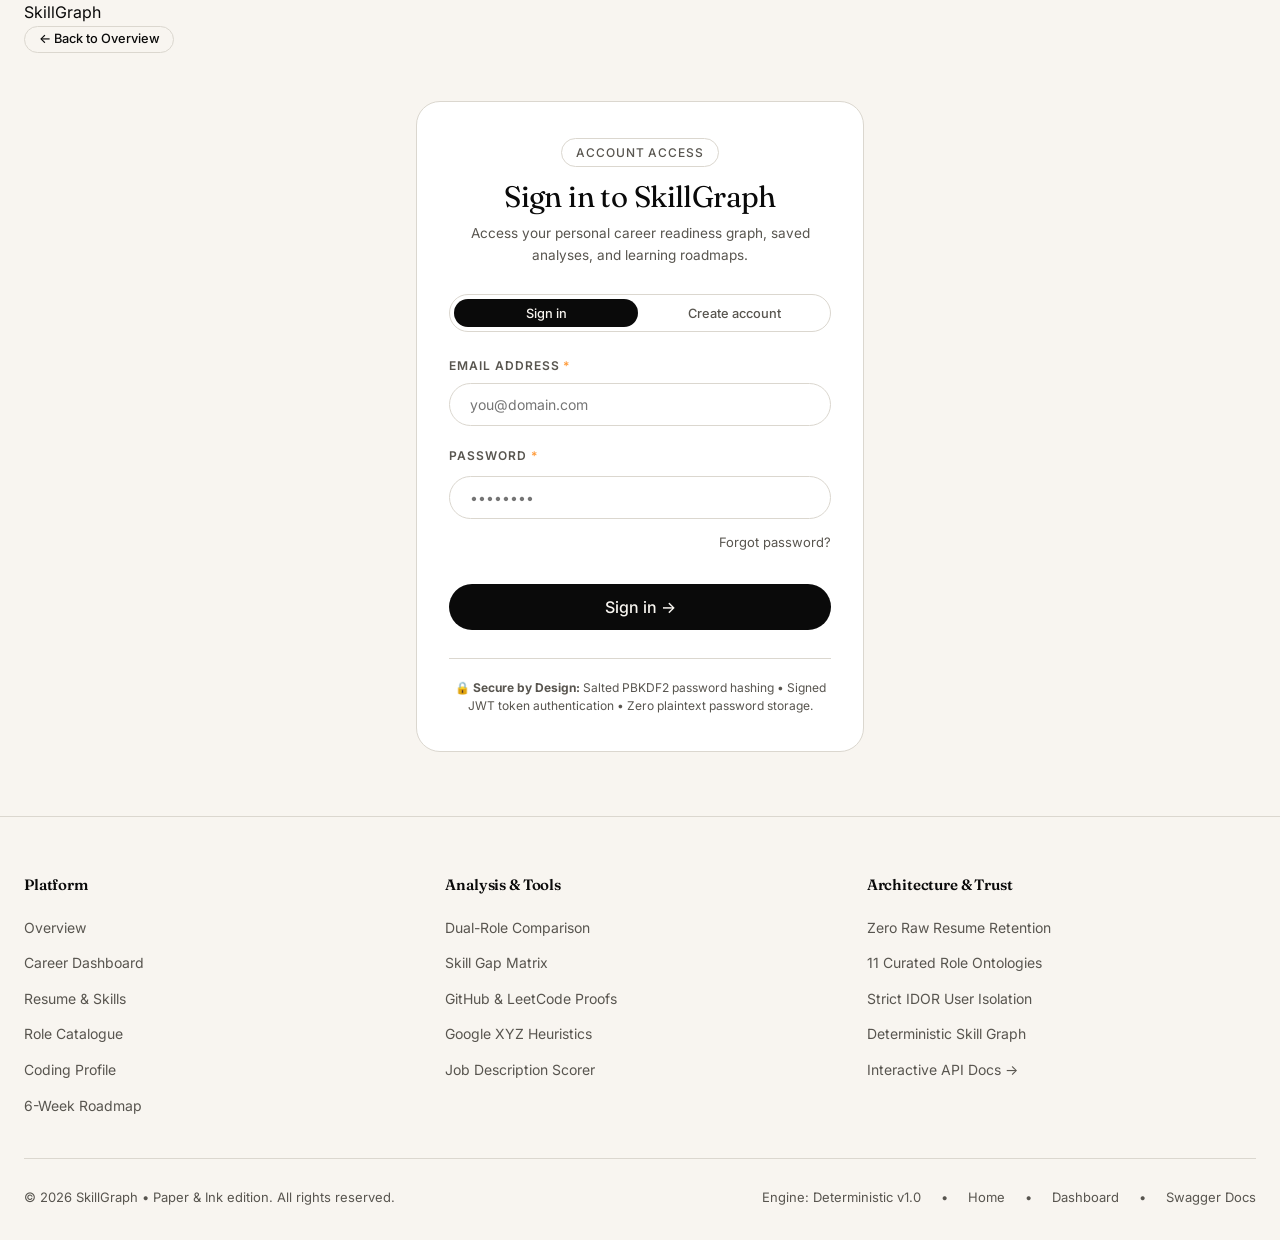
<file: frontend/resume-review.html>
<!DOCTYPE html>
<html lang="en">
<head>
  <meta charset="UTF-8" />
  <meta name="viewport" content="width=device-width, initial-scale=1.0" />
  <title>Resume — SkillGraph</title>
  <meta name="description" content="Upload your resume to extract technical skills, verify competencies, and receive an objective scorecard." />

  <!-- Google Web Fonts -->
  <link rel="preconnect" href="https://fonts.googleapis.com" />
  <link rel="preconnect" href="https://fonts.gstatic.com" crossorigin />
  <link rel="stylesheet" href="https://fonts.googleapis.com/css2?family=Fraunces:opsz,wght@9..144,300;9..144,400;9..144,600;9..144,700&family=Inter:wght@400;500;600&family=JetBrains+Mono:wght@400;500&display=swap" />

  <!-- Theme Stylesheets -->
  <link rel="stylesheet" href="css/variables.css" />
  <link rel="stylesheet" href="css/style.css" />
  <link rel="stylesheet" href="css/components.css" />
  <link rel="stylesheet" href="css/dashboard.css" />
</head>
<body>

  <!-- Sticky Header Bar -->
  <header class="site-header" role="banner">
    <div class="header-container">
      <a href="index.html" class="brand-link" aria-label="SkillGraph Homepage">
        <span class="brand-badge" aria-hidden="true">S</span>
        <span>SkillGraph</span>
      </a>

      <nav class="nav-links-desktop" aria-label="Primary Navigation">
        <a href="index.html" class="nav-pill">Overview</a>
        <a href="dashboard.html" class="nav-pill">Dashboard</a>
        <a href="resume-review.html" class="nav-pill active">Resume</a>
        <a href="roles.html" class="nav-pill">Roles</a>
        <a href="coding.html" class="nav-pill">Coding Profile</a>
        <a href="roadmap.html" class="nav-pill">Roadmap</a>
      </nav>

      <div class="header-actions">
        <div id="header-actions" class="flex items-center gap-2"></div>
        <button id="mobile-menu-toggle" class="mobile-menu-btn" type="button" aria-label="Toggle navigation menu" aria-expanded="false">
          <svg width="18" height="18" viewBox="0 0 24 24" fill="none" stroke="currentColor" stroke-width="2" stroke-linecap="round"><line x1="3" y1="12" x2="21" y2="12"></line><line x1="3" y1="6" x2="21" y2="6"></line><line x1="3" y1="18" x2="21" y2="18"></line></svg>
        </button>
      </div>
    </div>

    <!-- Mobile Drawer -->
    <div id="mobile-nav-drawer" class="mobile-nav-drawer" aria-label="Mobile Navigation">
      <a href="index.html" class="mobile-nav-link">Overview</a>
      <a href="dashboard.html" class="mobile-nav-link">Dashboard</a>
      <a href="resume-review.html" class="mobile-nav-link active">Resume</a>
      <a href="roles.html" class="mobile-nav-link">Roles</a>
      <a href="coding.html" class="mobile-nav-link">Coding Profile</a>
      <a href="roadmap.html" class="mobile-nav-link">Roadmap</a>
    </div>
  </header>

  <!-- Main Content -->
  <main class="container">
    <!-- Page Header -->
    <section class="page-header">
      <div class="page-header-content">
        <span class="eyebrow-pill">Ingestion &amp; Signal</span>
        <h1 class="page-title">Resume &amp; Technical Skills.</h1>
        <p class="page-subtitle">
          Upload your resume to extract skills, correct detected competencies, and evaluate your profile with objective scoring.
        </p>
      </div>
    </section>

    <!-- 1. Resume Upload Card -->
    <section class="card mb-8">
      <div class="card-header flex items-center justify-between pb-4 border-b border-border">
        <div>
          <h2 class="card-title text-xl font-display">Resume Upload</h2>
          <p class="card-subtitle text-xs text-muted-foreground">Upload your PDF or DOCX resume for in-memory skill parsing.</p>
        </div>
        <span class="pill pill-secondary font-mono text-xs">Deterministic In-Memory Engine</span>
      </div>

      <div class="card-body pt-6 space-y-4">
        <div id="resume-drop-zone" class="card-dashed" style="padding: 2.5rem 1.5rem; text-align: center; cursor: pointer; transition: var(--transition-smooth);">
          <div style="width: 3rem; height: 3rem; border-radius: var(--radius-full); background: var(--foreground); color: var(--background); display: grid; place-items: center; margin: 0 auto 1rem;">
            <svg width="22" height="22" viewBox="0 0 24 24" fill="none" stroke="currentColor" stroke-width="2" stroke-linecap="round"><path d="M21 15v4a2 2 0 0 1-2 2H5a2 2 0 0 1-2-2v-4"></path><polyline points="17 8 12 3 7 8"></polyline><line x1="12" y1="3" x2="12" y2="15"></line></svg>
          </div>
          <h3 style="font-family:var(--font-display); font-size:1.2rem; margin-bottom:0.25rem;">Drop your resume here</h3>
          <p style="font-size:0.85rem; color:var(--muted-foreground); margin-bottom:0.75rem;">
            PDF or DOCX &bull; Maximum 5MB &bull; Parsed in memory
          </p>
          <div id="resume-filename" style="font-family:var(--font-mono); font-size:0.85rem; color:var(--foreground); font-weight:500;"></div>
          <input type="file" id="resume-file-input" accept=".pdf,.docx" class="hidden" aria-label="Upload resume file" />
        </div>

        <div class="flex items-center justify-between pt-2">
          <span id="upload-status-text" class="text-xs text-muted-foreground font-mono">No file chosen</span>
          <button id="resume-upload-btn" class="btn btn-primary" type="button" disabled>
            Parse &amp; Ingest Resume
          </button>
        </div>
      </div>
    </section>

    <!-- 2. Extracted Skills & Corrections Card -->
    <section id="skills-management-card" class="card mb-8">
      <div class="card-header flex items-center justify-between pb-4 border-b border-border">
        <div>
          <h2 class="card-title text-xl font-display">Extracted Skills &amp; Competencies</h2>
          <p class="card-subtitle text-xs text-muted-foreground">Verify detected skills, remove inaccuracies, and add unlisted tools.</p>
        </div>
        <span id="skills-count-badge" class="eyebrow-pill" style="font-family:var(--font-mono); font-size:0.75rem;">0 Skills</span>
      </div>

      <div class="card-body pt-6 space-y-5">
        <!-- Interactive Skills Chip Display -->
        <div>
          <label class="text-xs font-mono uppercase tracking-wider text-muted-foreground block mb-2">Active Technical Skills</label>
          <div id="skills-chip-container" class="flex flex-wrap gap-2 min-h-[48px] p-3 rounded-xl border border-border bg-card">
            <span class="text-xs text-muted-foreground italic self-center">Upload a resume above to see extracted skills.</span>
          </div>
        </div>

        <!-- Add Custom Skill Form -->
        <div class="flex flex-wrap items-center gap-3 pt-2">
          <input
            id="custom-skill-input"
            type="text"
            class="form-input text-xs"
            placeholder="Add unlisted skill (e.g. Kubernetes, PyTorch, GraphQL)..."
            style="flex: 1; min-width: 200px;"
          />
          <button id="btn-add-skill" class="btn btn-outline text-xs" type="button">
            + Add Skill
          </button>
          <button id="btn-confirm-skills" class="btn btn-primary text-xs" type="button">
            Confirm &amp; Save Skills &rarr;
          </button>
        </div>
      </div>
    </section>

    <!-- 3. Resume Source Text & Scorecard Card -->
    <section class="card mb-12">
      <div class="card-header flex items-center justify-between pb-4 border-b border-border">
        <div>
          <h2 class="card-title text-xl font-display">Resume Advisor &amp; Scorecard</h2>
          <p class="card-subtitle text-xs text-muted-foreground">Audit your resume text for metrics, verb strength, and fluff elimination.</p>
        </div>
        <span class="pill pill-secondary font-mono text-xs">Objective Heuristic Engine</span>
      </div>

      <div class="card-body pt-6 space-y-4">
        <div class="flex flex-wrap gap-3">
          <button id="btn-use-uploaded" class="btn btn-outline text-sm" type="button">
            <svg width="16" height="16" viewBox="0 0 24 24" fill="none" stroke="currentColor" stroke-width="2" class="mr-1.5"><path d="M14 2H6a2 2 0 0 0-2 2v16a2 2 0 0 0 2 2h12a2 2 0 0 0 2-2V8z"></path><polyline points="14 2 14 8 20 8"></polyline></svg>
            Sync from Uploaded Resume
          </button>
          <span class="text-xs text-muted-foreground self-center">or paste raw content:</span>
        </div>

        <div>
          <label for="review-resume-text" class="sr-only">Resume Text</label>
          <textarea
            id="review-resume-text"
            rows="6"
            class="input-field font-mono text-xs w-full p-4 rounded-xl resize-y"
            placeholder="Paste your resume content, experience bullet points, or summary here to critique…"
          ></textarea>
        </div>

        <div class="flex items-center justify-between pt-2">
          <span id="char-counter" class="text-xs text-muted-foreground font-mono">0 characters</span>
          <button id="btn-run-review" class="btn btn-primary" type="button">
            Analyze &amp; Score Resume
          </button>
        </div>
      </div>
    </section>

    <!-- Results Section (Hidden until analyzed) -->
    <section id="review-results-container" class="space-y-12 hidden">
      <!-- Score Hero & Dimensions Grid -->
      <div class="grid lg:grid-cols-5 gap-6">
        <!-- Overall Score Card (2 cols) -->
        <div class="card lg:col-span-2 flex flex-col justify-between p-8 text-center bg-card border border-border rounded-3xl">
          <div>
            <span class="text-xs font-mono uppercase tracking-widest text-muted-foreground">Overall Resume Rating</span>
            <div class="my-4">
              <span id="overall-score-num" class="font-display text-7xl md:text-8xl leading-none text-ink">—</span>
              <span class="font-display text-3xl text-muted-foreground">/100</span>
            </div>
            <div class="inline-block">
              <span id="score-rating-badge" class="pill pill-primary text-xs font-semibold px-4 py-1.5">—</span>
            </div>
          </div>
          <div class="pt-6 border-t border-border mt-6">
            <p id="review-summary-text" class="text-xs text-muted-foreground text-left leading-relaxed">
              Analyzing…
            </p>
          </div>
        </div>

        <!-- 4 Scoring Dimensions Breakdown (3 cols) -->
        <div class="card lg:col-span-3 p-8 bg-card border border-border rounded-3xl space-y-6">
          <div class="flex items-center justify-between border-b border-border pb-3">
            <h3 class="font-display text-lg">Evaluation Dimensions</h3>
            <span class="text-xs text-muted-foreground font-mono">25 Points Each</span>
          </div>

          <!-- Dimension 1: Quantification -->
          <div class="space-y-1.5">
            <div class="flex justify-between text-xs font-medium">
              <span>Quantification &amp; Metrics</span>
              <span id="score-dim-quant" class="font-mono text-muted-foreground">0 / 25</span>
            </div>
            <div class="h-2 w-full bg-secondary rounded-full overflow-hidden">
              <div id="bar-dim-quant" class="h-full bg-foreground rounded-full transition-all duration-700" style="width: 0%"></div>
            </div>
            <p class="text-[11px] text-muted-foreground">Presence of measurable scale, percentages, response times, and business impact.</p>
          </div>

          <!-- Dimension 2: Action Verbs -->
          <div class="space-y-1.5">
            <div class="flex justify-between text-xs font-medium">
              <span>Action Verbs &amp; Leadership Voice</span>
              <span id="score-dim-verbs" class="font-mono text-muted-foreground">0 / 25</span>
            </div>
            <div class="h-2 w-full bg-secondary rounded-full overflow-hidden">
              <div id="bar-dim-verbs" class="h-full bg-foreground rounded-full transition-all duration-700" style="width: 0%"></div>
            </div>
            <p class="text-[11px] text-muted-foreground">Direct engineering verbs ('architected', 'spearheaded') vs weak passive voice ('helped with').</p>
          </div>

          <!-- Dimension 3: Technical Keywords -->
          <div class="space-y-1.5">
            <div class="flex justify-between text-xs font-medium">
              <span>Technical Keyword Density</span>
              <span id="score-dim-kw" class="font-mono text-muted-foreground">0 / 25</span>
            </div>
            <div class="h-2 w-full bg-secondary rounded-full overflow-hidden">
              <div id="bar-dim-kw" class="h-full bg-foreground rounded-full transition-all duration-700" style="width: 0%"></div>
            </div>
            <p class="text-[11px] text-muted-foreground">Explicit recognition of tools, libraries, protocols, and modern tech stacks.</p>
          </div>

          <!-- Dimension 4: Brevity & Fluff Penalty -->
          <div class="space-y-1.5">
            <div class="flex justify-between text-xs font-medium">
              <span>Clarity &amp; Signal-to-Noise Ratio</span>
              <span id="score-dim-clarity" class="font-mono text-muted-foreground">0 / 25</span>
            </div>
            <div class="h-2 w-full bg-secondary rounded-full overflow-hidden">
              <div id="bar-dim-clarity" class="h-full bg-foreground rounded-full transition-all duration-700" style="width: 0%"></div>
            </div>
            <p class="text-[11px] text-muted-foreground">Penalizes cliches ('hardworking', 'team player', 'passionate') in favor of technical evidence.</p>
          </div>
        </div>
      </div>

      <!-- Strengths, Additions & Removals Grid -->
      <div class="grid md:grid-cols-2 gap-6">
        <!-- Things to Add (Left) -->
        <div class="card p-6 border border-border rounded-2xl bg-card space-y-4">
          <div class="flex items-center gap-2 pb-3 border-b border-border">
            <span class="status-indicator live" aria-hidden="true"></span>
            <h3 class="font-display text-lg font-semibold">Things to Add</h3>
          </div>
          <p class="text-xs text-muted-foreground">Incorporate these high-signal items to boost impact and pass technical screenings:</p>
          <ul id="list-things-to-add" class="space-y-2.5 text-xs">
            <!-- Populated dynamically -->
          </ul>
        </div>

        <!-- Things to Remove (Right) -->
        <div class="card p-6 border border-border rounded-2xl bg-card space-y-4">
          <div class="flex items-center gap-2 pb-3 border-b border-border">
            <span class="status-indicator error" aria-hidden="true"></span>
            <h3 class="font-display text-lg font-semibold">Things to Remove</h3>
          </div>
          <p class="text-xs text-muted-foreground">Eliminate empty fluff words, cliches, and passive voice filler:</p>
          <ul id="list-things-to-remove" class="space-y-2.5 text-xs">
            <!-- Populated dynamically -->
          </ul>
        </div>
      </div>

      <!-- Google XYZ-Formula Bullet Optimizer -->
      <div class="card p-8 border border-border rounded-3xl bg-card space-y-6">
        <div class="border-b border-border pb-4">
          <span class="eyebrow-pill mb-2">High-Impact Phrasing</span>
          <h3 class="font-display text-2xl">Bullet Point Optimizer (Google XYZ Formula)</h3>
          <p class="text-xs text-muted-foreground mt-1">
            Transform passive duty statements into quantified accomplishments: 
            <strong class="text-ink">"Accomplished [X] as measured by [Y] by doing [Z]"</strong>.
          </p>
        </div>

        <div id="bullet-improvements-container" class="space-y-4">
          <!-- Populated dynamically -->
        </div>
      </div>
    </section>
  </main>

  <!-- Global Footer -->
  <!-- Global Multi-Column Footer -->
  <footer class="site-footer" role="contentinfo">
    <div class="container">
      <div class="footer-top">
        <div>
          <h4 class="footer-heading">Platform</h4>
          <ul class="footer-nav-list">
            <li><a href="index.html">Overview</a></li>
            <li><a href="dashboard.html">Career Dashboard</a></li>
            <li><a href="resume-review.html">Resume &amp; Skills</a></li>
            <li><a href="roles.html">Role Catalogue</a></li>
            <li><a href="coding.html">Coding Profile</a></li>
            <li><a href="roadmap.html">6-Week Roadmap</a></li>
          </ul>
        </div>

        <div>
          <h4 class="footer-heading">Analysis &amp; Tools</h4>
          <ul class="footer-nav-list">
            <li><a href="roles.html">Dual-Role Comparison</a></li>
            <li><a href="dashboard.html">Skill Gap Matrix</a></li>
            <li><a href="coding.html">GitHub &amp; LeetCode Proofs</a></li>
            <li><a href="resume-review.html">Google XYZ Heuristics</a></li>
            <li><a href="dashboard.html#jd-section">Job Description Scorer</a></li>
          </ul>
        </div>

        <div>
          <h4 class="footer-heading">Architecture &amp; Trust</h4>
          <ul class="footer-nav-list">
            <li><span>Zero Raw Resume Retention</span></li>
            <li><span>11 Curated Role Ontologies</span></li>
            <li><span>Strict IDOR User Isolation</span></li>
            <li><span>Deterministic Skill Graph</span></li>
            <li><a href="/docs" target="_blank" rel="noopener noreferrer">Interactive API Docs &rarr;</a></li>
          </ul>
        </div>
      </div>

      <div class="footer-bottom">
        <div>
          &copy; <span id="footer-year">2026</span> SkillGraph &bull; Paper &amp; Ink edition. All rights reserved.
        </div>
        <div class="footer-bottom-links">
          <span>Engine: Deterministic v1.0</span>
          <span>&bull;</span>
          <a href="index.html">Home</a>
          <span>&bull;</span>
          <a href="dashboard.html">Dashboard</a>
          <span>&bull;</span>
          <a href="/docs" target="_blank" rel="noopener">Swagger Docs</a>
        </div>
      </div>
    </div>
  </footer>

  <!-- Notification Toast Container -->
  <div id="toast-container" class="toast-container" aria-live="polite"></div>

  <!-- Scripts -->
  <script src="js/config.js"></script>
  <script src="js/api.js"></script>
  <script src="js/app.js"></script>
  <script src="js/resume-review.js"></script>
</body>
</html>
</file>
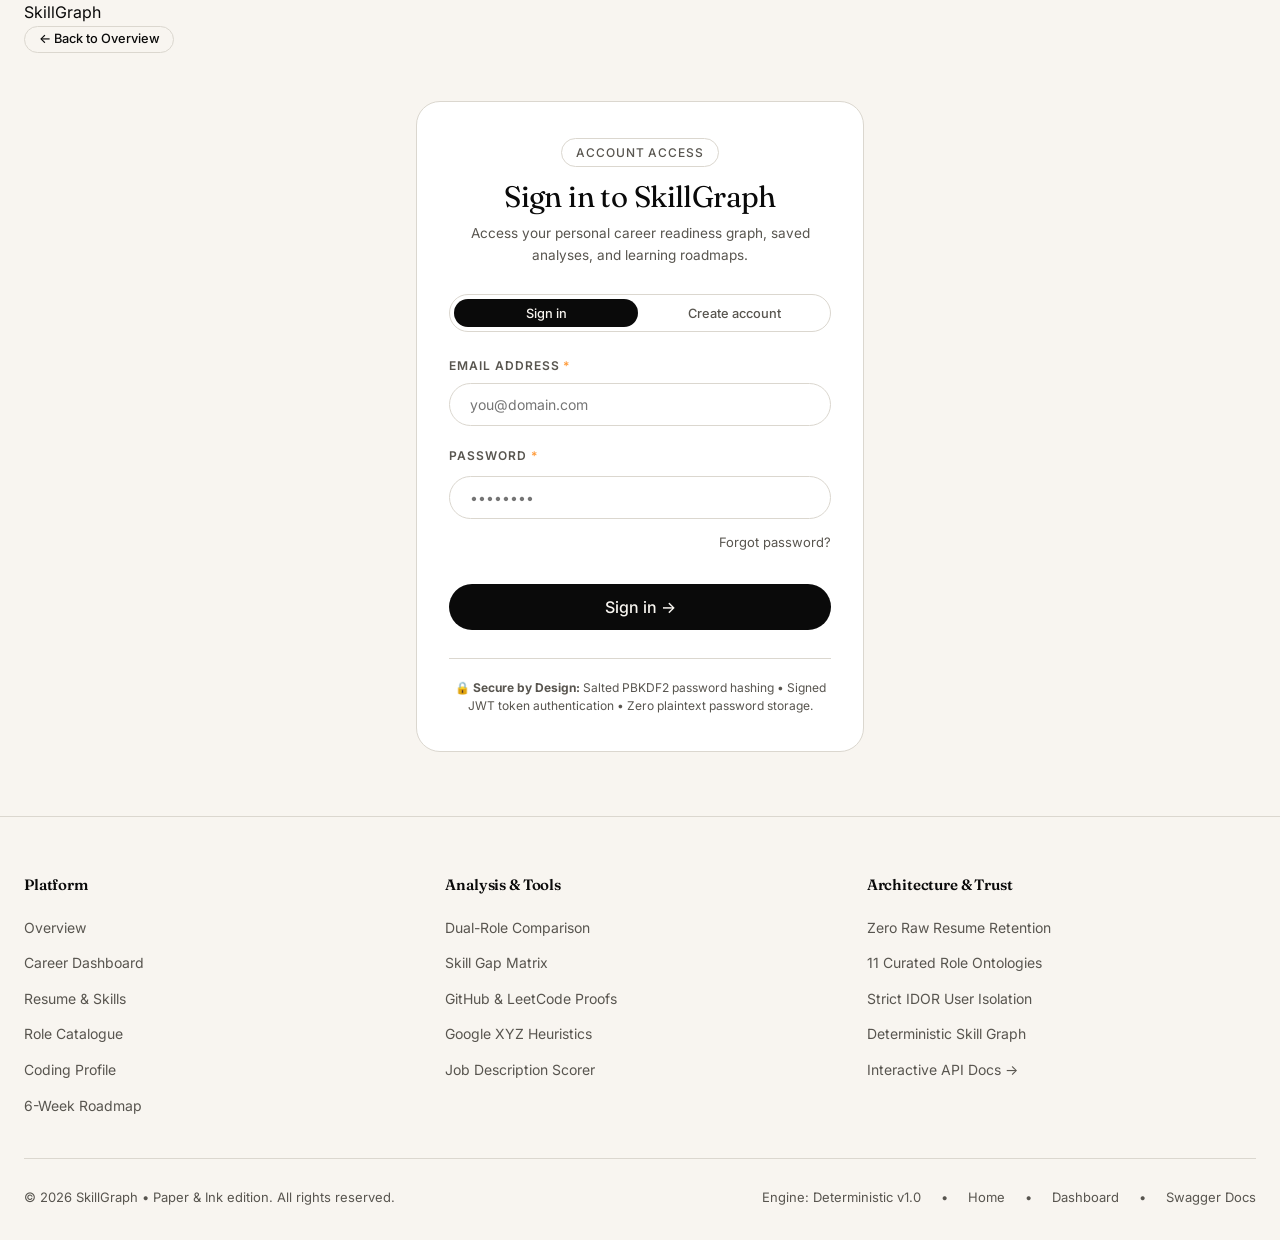
<file: frontend/roadmap.html>
<!DOCTYPE html>
<html lang="en">
<head>
  <meta charset="UTF-8" />
  <meta name="viewport" content="width=device-width, initial-scale=1.0" />
  <title>6-Week Roadmap — SkillGraph</title>
  <meta name="description" content="Personalized 6-week curriculum with verified resources and interactive progress tracking." />

  <!-- Google Web Fonts -->
  <link rel="preconnect" href="https://fonts.googleapis.com" />
  <link rel="preconnect" href="https://fonts.gstatic.com" crossorigin />
  <link rel="stylesheet" href="https://fonts.googleapis.com/css2?family=Fraunces:opsz,wght@9..144,300;9..144,400;9..144,600;9..144,700&family=Inter:wght@400;500;600&family=JetBrains+Mono:wght@400;500&display=swap" />

  <!-- Theme Stylesheets -->
  <link rel="stylesheet" href="css/variables.css" />
  <link rel="stylesheet" href="css/style.css" />
  <link rel="stylesheet" href="css/components.css" />
  <link rel="stylesheet" href="css/roadmap.css" />
</head>
<body>

  <!-- Sticky Header Bar -->
  <header class="site-header" role="banner">
    <div class="header-container">
      <a href="index.html" class="brand-link" aria-label="SkillGraph Homepage">
        <span class="brand-badge" aria-hidden="true">S</span>
        <span>SkillGraph</span>
      </a>

      <nav class="nav-links-desktop" aria-label="Primary Navigation">
        <a href="index.html" class="nav-pill">Overview</a>
        <a href="dashboard.html" class="nav-pill">Dashboard</a>
        <a href="resume-review.html" class="nav-pill">Resume</a>
        <a href="roles.html" class="nav-pill">Roles</a>
        <a href="coding.html" class="nav-pill">Coding Profile</a>
        <a href="roadmap.html" class="nav-pill active">Roadmap</a>
      </nav>

      <div class="header-actions">
        <div id="header-actions" class="flex items-center gap-2"></div>
        <button id="mobile-menu-toggle" class="mobile-menu-btn" type="button" aria-label="Toggle navigation menu" aria-expanded="false">
          <svg width="18" height="18" viewBox="0 0 24 24" fill="none" stroke="currentColor" stroke-width="2" stroke-linecap="round"><line x1="3" y1="12" x2="21" y2="12"></line><line x1="3" y1="6" x2="21" y2="6"></line><line x1="3" y1="18" x2="21" y2="18"></line></svg>
        </button>
      </div>
    </div>

    <!-- Mobile Drawer -->
    <div id="mobile-nav-drawer" class="mobile-nav-drawer" aria-label="Mobile Navigation">
      <a href="index.html" class="mobile-nav-link">Overview</a>
      <a href="dashboard.html" class="mobile-nav-link">Dashboard</a>
      <a href="resume-review.html" class="mobile-nav-link">Resume</a>
      <a href="roles.html" class="mobile-nav-link">Roles</a>
      <a href="coding.html" class="mobile-nav-link">Coding Profile</a>
      <a href="roadmap.html" class="mobile-nav-link active">Roadmap</a>
    </div>
  </header>

  <!-- Main Roadmap Content -->
  <main class="container">
    <!-- Standard Page Header -->
    <header class="page-header">
      <div class="page-header-row">
        <div>
          <span class="eyebrow-pill">Plan</span>
          <h1 class="page-header-title">Six weeks to ready.</h1>
          <p class="page-header-sub">
            Your personalized learning plan, prerequisite chains, and completed milestones.
          </p>
        </div>
      </div>
    </header>

    <!-- 1. Generator Form Card -->
    <section aria-label="Curriculum Settings" class="card generator-card">
      <form id="roadmap-gen-form">
        <div class="generator-form-row">
          <div class="generator-field">
            <label class="form-label" for="roadmap-role-select">Target Engineering Role</label>
            <select id="roadmap-role-select" class="form-select" aria-label="Target Role">
              <option value="harness-engineer">Harness Engineer</option>
              <option value="backend-engineer">Backend Engineer</option>
              <option value="machine-learning-engineer">Machine Learning Engineer</option>
            </select>
          </div>

          <div style="width: 140px;">
            <label class="form-label" for="roadmap-hours-input">Hours / Week</label>
            <input id="roadmap-hours-input" class="form-input" type="number" value="10" min="1" max="40" aria-label="Hours per week" />
          </div>

          <button id="roadmap-generate-btn" class="btn btn-primary" type="submit" style="height: 44px;">
            Generate roadmap &rarr;
          </button>
        </div>
      </form>
    </section>

    <!-- 2. Overall Progress Overview Card -->
    <section aria-label="Progress Summary">
      <div id="roadmap-summary-card" class="card roadmap-summary-card">
        <div class="summary-header">
          <div>
            <span class="eyebrow-pill">Progress</span>
            <div id="summary-pct-value" class="summary-big-pct">0%</div>
            <span id="summary-subtext" class="summary-subtext">
              <span id="summary-task-count">0 of 0 tasks complete</span> &bull; <span id="summary-role-title">Harness Engineer</span>
            </span>
          </div>

          <div style="text-align: right;">
            <span style="font-family: var(--font-mono); font-size: 0.8rem; color: var(--muted-foreground);">
              Persisted in database
            </span>
          </div>
        </div>

        <div class="progress-track thick">
          <div id="summary-progress-fill" class="progress-fill" style="width: 0%;"></div>
        </div>
      </div>
    </section>

    <!-- 3. Vertical 6-Week Timeline -->
    <section aria-label="6-Week Curriculum Timeline">
      <div id="roadmap-timeline-container">
        <!-- Rendered dynamically by roadmap.js -->
        <div class="card" style="text-align:center; padding:3rem 1.5rem;">
          <p style="color:var(--muted-foreground);">Loading 6-week curriculum…</p>
        </div>
      </div>
    </section>
  </main>

  <!-- Global Multi-Column Footer -->
  <footer class="site-footer" role="contentinfo">
    <div class="container">
      <div class="footer-top">
        <div>
          <h4 class="footer-heading">Platform</h4>
          <ul class="footer-nav-list">
            <li><a href="index.html">Overview</a></li>
            <li><a href="dashboard.html">Career Dashboard</a></li>
            <li><a href="resume-review.html">Resume &amp; Skills</a></li>
            <li><a href="roles.html">Role Catalogue</a></li>
            <li><a href="coding.html">Coding Profile</a></li>
            <li><a href="roadmap.html">6-Week Roadmap</a></li>
          </ul>
        </div>

        <div>
          <h4 class="footer-heading">Analysis &amp; Tools</h4>
          <ul class="footer-nav-list">
            <li><a href="roles.html">Dual-Role Comparison</a></li>
            <li><a href="dashboard.html">Skill Gap Matrix</a></li>
            <li><a href="coding.html">GitHub &amp; LeetCode Proofs</a></li>
            <li><a href="resume-review.html">Google XYZ Heuristics</a></li>
            <li><a href="dashboard.html#jd-section">Job Description Scorer</a></li>
          </ul>
        </div>

        <div>
          <h4 class="footer-heading">Architecture &amp; Trust</h4>
          <ul class="footer-nav-list">
            <li><span>Zero Raw Resume Retention</span></li>
            <li><span>11 Curated Role Ontologies</span></li>
            <li><span>Strict IDOR User Isolation</span></li>
            <li><span>Deterministic Skill Graph</span></li>
            <li><a href="/docs" target="_blank" rel="noopener noreferrer">Interactive API Docs &rarr;</a></li>
          </ul>
        </div>
      </div>

      <div class="footer-bottom">
        <div>
          &copy; <span id="footer-year">2026</span> SkillGraph &bull; Paper &amp; Ink edition. All rights reserved.
        </div>
        <div class="footer-bottom-links">
          <span>Engine: Deterministic v1.0</span>
          <span>&bull;</span>
          <a href="index.html">Home</a>
          <span>&bull;</span>
          <a href="dashboard.html">Dashboard</a>
          <span>&bull;</span>
          <a href="/docs" target="_blank" rel="noopener">Swagger Docs</a>
        </div>
      </div>
    </div>
  </footer>

  <!-- Scripts -->
  <script src="js/config.js"></script>
  <script src="js/api.js"></script>
  <script src="js/app.js"></script>
  <script src="js/roadmap.js"></script>
</body>
</html>
</file>
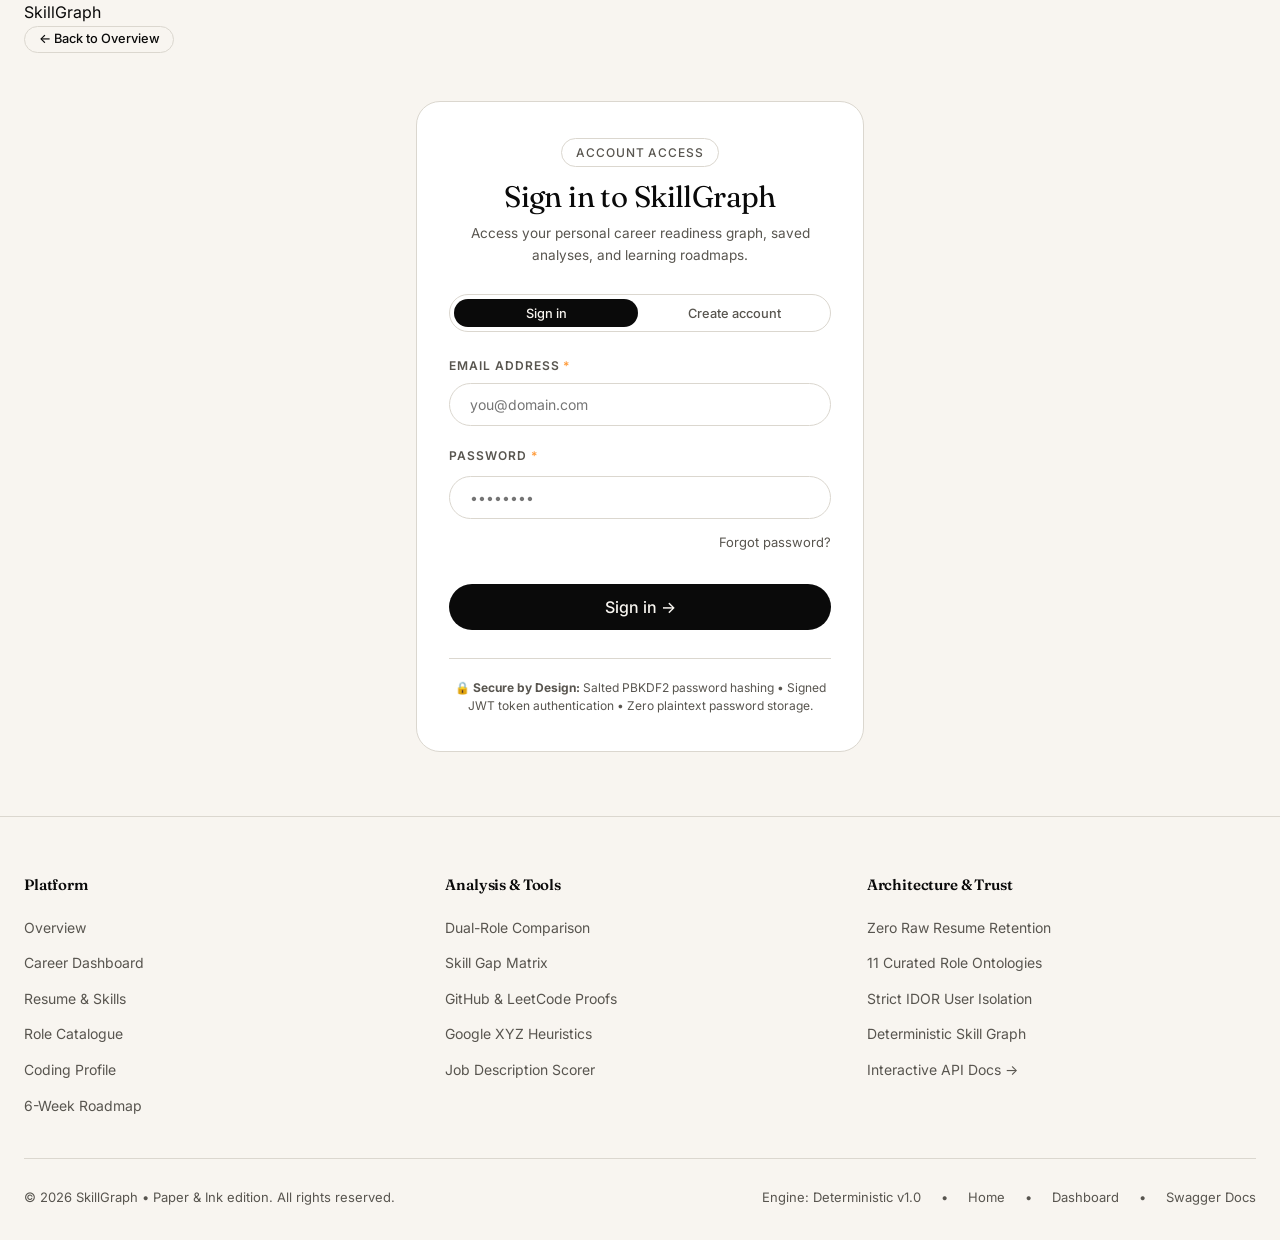
<file: frontend/roles.html>
<!DOCTYPE html>
<html lang="en">
<head>
  <meta charset="UTF-8" />
  <meta name="viewport" content="width=device-width, initial-scale=1.0" />
  <title>Role Discovery & Market Insights — SkillGraph</title>
  <meta name="description" content="Explore technical roles, compare skill overlap, analyze emerging AI disciplines, and view evidence-aware market summaries." />

  <!-- Google Web Fonts -->
  <link rel="preconnect" href="https://fonts.googleapis.com" />
  <link rel="preconnect" href="https://fonts.gstatic.com" crossorigin />
  <link rel="stylesheet" href="https://fonts.googleapis.com/css2?family=Fraunces:opsz,wght@9..144,300;9..144,400;9..144,600;9..144,700&family=Inter:wght@400;500;600&family=JetBrains+Mono:wght@400;500&display=swap" />

  <!-- Theme Stylesheets -->
  <link rel="stylesheet" href="css/variables.css" />
  <link rel="stylesheet" href="css/style.css" />
  <link rel="stylesheet" href="css/components.css" />
  <link rel="stylesheet" href="css/dashboard.css" />

  <style>
    /* Roles-specific styling enhancements */
    .roles-filter-bar {
      display: flex;
      flex-wrap: wrap;
      align-items: center;
      justify-content: space-between;
      gap: 1rem;
      margin-bottom: 2rem;
      padding: 1.25rem 1.5rem;
      background: var(--card);
      border: 1px solid var(--border);
      border-radius: var(--radius-md);
      box-shadow: var(--shadow-sm);
    }

    .roles-filter-group {
      display: flex;
      flex-wrap: wrap;
      align-items: center;
      gap: 0.75rem;
    }

    .roles-search-input {
      min-width: 240px;
      padding: 0.5rem 0.85rem;
      font-size: 0.85rem;
      border: 1px solid var(--border);
      border-radius: var(--radius-sm);
      background: var(--background);
      color: var(--foreground);
      font-family: var(--font-sans);
    }
    .roles-search-input:focus {
      outline: none;
      border-color: var(--foreground);
    }

    .roles-select {
      padding: 0.5rem 0.85rem;
      font-size: 0.85rem;
      border: 1px solid var(--border);
      border-radius: var(--radius-sm);
      background: var(--background);
      color: var(--foreground);
      font-family: var(--font-sans);
      cursor: pointer;
    }

    .roles-grid {
      display: grid;
      grid-template-columns: repeat(auto-fill, minmax(320px, 1fr));
      gap: 1.5rem;
      margin-bottom: 3.5rem;
    }

    .role-card {
      display: flex;
      flex-direction: column;
      justify-content: space-between;
      transition: transform 0.15s ease, box-shadow 0.15s ease;
      position: relative;
    }
    .role-card:hover {
      transform: translateY(-2px);
      box-shadow: var(--shadow-md);
    }

    .role-card-header {
      display: flex;
      align-items: center;
      justify-content: space-between;
      gap: 0.5rem;
      margin-bottom: 0.75rem;
    }

    .role-card-title {
      font-family: var(--font-display);
      font-size: 1.35rem;
      line-height: 1.25;
      margin-bottom: 0.5rem;
      color: var(--foreground);
    }

    .role-card-desc {
      font-size: 0.85rem;
      color: var(--muted-foreground);
      line-height: 1.55;
      margin-bottom: 1.25rem;
      flex-grow: 1;
    }

    .role-card-skills {
      display: flex;
      flex-wrap: wrap;
      gap: 0.35rem;
      margin-bottom: 1.25rem;
    }

    .role-card-footer {
      display: flex;
      align-items: center;
      justify-content: space-between;
      padding-top: 1rem;
      border-top: 1px solid var(--border);
      gap: 0.5rem;
    }

    .badge-emerging {
      background: oklch(0.92 0.08 70);
      color: oklch(0.35 0.12 60);
      border: 1px solid oklch(0.80 0.12 70);
      font-family: var(--font-mono);
      font-size: 0.68rem;
      font-weight: 600;
      text-transform: uppercase;
      padding: 0.15rem 0.5rem;
      border-radius: var(--radius-full);
      display: inline-flex;
      align-items: center;
      gap: 0.3rem;
    }

    .badge-established {
      background: var(--secondary);
      color: var(--muted-foreground);
      border: 1px solid var(--border);
      font-family: var(--font-mono);
      font-size: 0.68rem;
      font-weight: 500;
      text-transform: uppercase;
      padding: 0.15rem 0.5rem;
      border-radius: var(--radius-full);
    }

    .accessibility-pill {
      font-size: 0.7rem;
      font-family: var(--font-mono);
      display: inline-flex;
      align-items: center;
      gap: 0.35rem;
    }
    .accessibility-pill.accessible {
      color: #059669;
    }
    .accessibility-pill.prereqs {
      color: oklch(0.45 0.12 60);
    }

    /* Modal wide formatting */
    .role-modal-card {
      background: var(--card);
      border: 1px solid var(--border);
      border-radius: var(--radius-md);
      width: 100%;
      max-width: 820px;
      max-height: 90vh;
      overflow-y: auto;
      padding: 2.25rem;
      box-shadow: var(--shadow-lg);
      position: relative;
    }

    .role-modal-section {
      margin-top: 1.75rem;
      padding-top: 1.25rem;
      border-top: 1px solid var(--border);
    }

    .role-modal-section h4 {
      font-family: var(--font-display);
      font-size: 1.15rem;
      margin-bottom: 0.75rem;
    }

    .compare-grid {
      display: grid;
      grid-template-columns: 1fr 1fr;
      gap: 1.5rem;
      margin-top: 1.5rem;
    }
    @media (max-width: 768px) {
      .compare-grid {
        grid-template-columns: 1fr;
      }
    }

    .bridge-box {
      background: var(--secondary);
      border: 1px solid var(--border);
      border-radius: var(--radius-sm);
      padding: 1.25rem;
    }
  </style>
</head>
<body>

  <!-- Sticky Header Bar -->
  <header class="site-header" role="banner">
    <div class="header-container">
      <a href="index.html" class="brand-link" aria-label="SkillGraph Homepage">
        <span class="brand-badge" aria-hidden="true">S</span>
        <span>SkillGraph</span>
      </a>

      <nav class="nav-links-desktop" aria-label="Primary Navigation">
        <a href="index.html" class="nav-pill">Overview</a>
        <a href="dashboard.html" class="nav-pill">Dashboard</a>
        <a href="resume-review.html" class="nav-pill">Resume</a>
        <a href="roles.html" class="nav-pill active">Roles</a>
        <a href="coding.html" class="nav-pill">Coding Profile</a>
        <a href="roadmap.html" class="nav-pill">Roadmap</a>
      </nav>

      <div class="header-actions">
        <div id="header-actions" class="flex items-center gap-2"></div>
        <button id="mobile-menu-toggle" class="mobile-menu-btn" type="button" aria-label="Toggle navigation menu" aria-expanded="false">
          <svg width="18" height="18" viewBox="0 0 24 24" fill="none" stroke="currentColor" stroke-width="2" stroke-linecap="round"><line x1="3" y1="12" x2="21" y2="12"></line><line x1="3" y1="6" x2="21" y2="6"></line><line x1="3" y1="18" x2="21" y2="18"></line></svg>
        </button>
      </div>
    </div>

    <!-- Mobile Drawer -->
    <div id="mobile-nav-drawer" class="mobile-nav-drawer" aria-label="Mobile Navigation">
      <a href="index.html" class="mobile-nav-link">Overview</a>
      <a href="dashboard.html" class="mobile-nav-link">Dashboard</a>
      <a href="resume-review.html" class="mobile-nav-link">Resume</a>
      <a href="roles.html" class="mobile-nav-link active">Roles</a>
      <a href="coding.html" class="mobile-nav-link">Coding Profile</a>
      <a href="roadmap.html" class="mobile-nav-link">Roadmap</a>
    </div>
  </header>

  <!-- Main Content -->
  <main class="container">

    <!-- Page Header -->
    <header class="page-header">
      <div class="page-header-row">
        <div>
          <span class="eyebrow-pill">Career Taxonomy</span>
          <h1 class="page-header-title">Role discovery & market insights.</h1>
          <p class="page-header-sub">
            Explore curated engineering competencies, emerging AI disciplines, skill overlap analysis, and evidence-aware market summaries.
          </p>
        </div>

        <div class="flex items-center gap-3">
          <a href="#compare-section" class="btn btn-outline btn-sm">
            Compare two roles &darr;
          </a>
        </div>
      </div>
    </header>

    <!-- Filter & Search Toolbar -->
    <section class="roles-filter-bar" aria-label="Role filters">
      <div class="roles-filter-group">
        <input
          id="roles-search-input"
          class="roles-search-input"
          type="search"
          placeholder="Search by role title or skill…"
          aria-label="Search roles"
        />

        <select id="roles-family-filter" class="roles-select" aria-label="Filter by role family">
          <option value="">All Families</option>
          <option value="AI/ML">AI / Machine Learning</option>
          <option value="Engineering">Software Engineering</option>
          <option value="Data">Data & Analytics</option>
          <option value="DevOps/Platform">DevOps & Platform</option>
        </select>

        <select id="roles-level-filter" class="roles-select" aria-label="Filter by experience level">
          <option value="">All Levels</option>
          <option value="entry">Entry-level</option>
          <option value="mid">Mid-level</option>
          <option value="senior">Senior-level</option>
        </select>
      </div>

      <div class="roles-filter-group">
        <div class="segmented-pill" role="tablist" aria-label="Maturity filter">
          <button id="maturity-filter-all" class="segmented-pill-btn active" type="button">All (11)</button>
          <button id="maturity-filter-established" class="segmented-pill-btn" type="button">Established</button>
          <button id="maturity-filter-emerging" class="segmented-pill-btn" type="button">Emerging (7)</button>
        </div>
      </div>
    </section>

    <!-- Roles Grid -->
    <section aria-label="Role catalogue">
      <div id="roles-loading" class="alert-box info" style="margin-bottom:1.5rem;">
        <span>Loading curated career taxonomy…</span>
      </div>

      <div id="roles-grid" class="roles-grid">
        <!-- Rendered dynamically by roles.js -->
      </div>
    </section>

    <!-- Role Comparison Section -->
    <section id="compare-section" class="section-anchor" style="margin-top: 4rem; margin-bottom: 4rem;">
      <div class="card" style="padding: 2.25rem;">
        <span class="eyebrow-pill">Comparative Analysis</span>
        <h2 style="font-family:var(--font-display); font-size:2rem; margin-top:0.35rem;">
          Role comparison & skill overlap.
        </h2>
        <p style="color:var(--muted-foreground); margin-top:0.35rem; margin-bottom: 1.75rem;">
          Select any two engineering profiles to compute deterministic skill intersection, unique domain competencies, and bidirectional transition bridges.
        </p>

        <!-- Selectors -->
        <div class="grid" style="grid-template-columns: repeat(auto-fit, minmax(220px, 1fr)); gap: 1rem; align-items: flex-end; margin-bottom: 1.5rem;">
          <div>
            <label class="form-label" for="compare-select-a">Primary Target Role (Role A)</label>
            <select id="compare-select-a" class="form-input">
              <!-- Populated by roles.js -->
            </select>
          </div>

          <div>
            <label class="form-label" for="compare-select-b">Secondary Alternative Role (Role B)</label>
            <select id="compare-select-b" class="form-input">
              <!-- Populated by roles.js -->
            </select>
          </div>

          <div class="flex gap-2" style="flex-wrap: wrap;">
            <button id="compare-run-btn" class="btn btn-primary" type="button" style="flex: 1; height: 42px;">
              Compare requirements &rarr;
            </button>
            <button id="compare-save-roles-btn" class="btn btn-outline" type="button" style="height: 42px;" title="Save these two roles as your active profile targets">
              Save selected roles
            </button>
          </div>
        </div>

        <!-- Comparison Output Container -->
        <div id="compare-results-container" class="hidden">
          <!-- Populated by roles.js -->
        </div>
      </div>
    </section>

  </main>

  <!-- Role Full Details Modal -->
  <div id="role-details-modal" class="modal-backdrop" role="dialog" aria-modal="true" aria-labelledby="modal-role-title">
    <div class="role-modal-card">
      <button id="role-modal-close" class="modal-close-btn" type="button" aria-label="Close details dialog">&times;</button>
      <div id="role-modal-content">
        <!-- Injected dynamically by roles.js -->
      </div>
    </div>
  </div>

  <!-- Global Multi-Column Footer -->
  <footer class="site-footer" role="contentinfo">
    <div class="container">
      <div class="footer-top">
        <div>
          <h4 class="footer-heading">Platform</h4>
          <ul class="footer-nav-list">
            <li><a href="index.html">Overview</a></li>
            <li><a href="dashboard.html">Career Dashboard</a></li>
            <li><a href="resume-review.html">Resume &amp; Skills</a></li>
            <li><a href="roles.html">Role Catalogue</a></li>
            <li><a href="coding.html">Coding Profile</a></li>
            <li><a href="roadmap.html">6-Week Roadmap</a></li>
          </ul>
        </div>

        <div>
          <h4 class="footer-heading">Analysis &amp; Tools</h4>
          <ul class="footer-nav-list">
            <li><a href="roles.html">Dual-Role Comparison</a></li>
            <li><a href="dashboard.html">Skill Gap Matrix</a></li>
            <li><a href="coding.html">GitHub &amp; LeetCode Proofs</a></li>
            <li><a href="resume-review.html">Google XYZ Heuristics</a></li>
            <li><a href="dashboard.html#jd-section">Job Description Scorer</a></li>
          </ul>
        </div>

        <div>
          <h4 class="footer-heading">Architecture &amp; Trust</h4>
          <ul class="footer-nav-list">
            <li><span>Zero Raw Resume Retention</span></li>
            <li><span>11 Curated Role Ontologies</span></li>
            <li><span>Strict IDOR User Isolation</span></li>
            <li><span>Deterministic Skill Graph</span></li>
            <li><a href="/docs" target="_blank" rel="noopener noreferrer">Interactive API Docs &rarr;</a></li>
          </ul>
        </div>
      </div>

      <div class="footer-bottom">
        <div>
          &copy; <span id="footer-year">2026</span> SkillGraph &bull; Paper &amp; Ink edition. All rights reserved.
        </div>
        <div class="footer-bottom-links">
          <span>Engine: Deterministic v1.0</span>
          <span>&bull;</span>
          <a href="index.html">Home</a>
          <span>&bull;</span>
          <a href="dashboard.html">Dashboard</a>
          <span>&bull;</span>
          <a href="/docs" target="_blank" rel="noopener">Swagger Docs</a>
        </div>
      </div>
    </div>
  </footer>

  <!-- Scripts -->
  <script src="js/config.js"></script>
  <script src="js/api.js"></script>
  <script src="js/app.js"></script>
  <script src="js/roles.js"></script>
</body>
</html>
</file>
<file: frontend/css/variables.css>
/* ==========================================================================
   SkillGraph Design System - Theme Tokens & CSS Custom Properties
   Edition: "Paper & Ink"
   Standard: OKLCH perceptual lightness & chroma
   ========================================================================== */

:root {
  /* Surface & Ink Tokens (Paper & Ink Edition) */
  --paper: oklch(97.2% 0.008 85);       /* #FBF9F5 Warm Cream */
  --paper-2: oklch(94.5% 0.01 85);      /* #F3EFEA Parchment */
  --ink: oklch(14.5% 0 0);              /* #161616 Deep Ink */
  --ink-2: oklch(24.5% 0 0);            /* #2A2A2A Charcoal */
  --highlight: oklch(78% 0.16 60);      /* #E58A2B Amber Gold */

  /* Semantic UI Tokens */
  --background: var(--paper);
  --foreground: var(--ink);

  --card: #FFFFFF;
  --card-foreground: var(--ink);

  --popover: #FFFFFF;
  --popover-foreground: var(--ink);

  --primary: var(--ink);
  --primary-foreground: var(--paper);

  --secondary: var(--paper-2);
  --secondary-foreground: var(--ink);

  --muted: var(--paper-2);
  --muted-foreground: oklch(45% 0.01 85); /* #6B665E Muted Taupe */

  --accent: var(--highlight);
  --accent-foreground: var(--ink);

  --destructive: oklch(55% 0.22 27);    /* #DC2626 Crimson */
  --destructive-foreground: var(--paper);

  --border: oklch(88% 0.012 85);        /* #DDD7CE Warm Sand */
  --input: oklch(88% 0.012 85);
  --ring: var(--ink);

  --radius: 1rem;                       /* 16px base rounding */
  --radius-sm: 0.75rem;                 /* 12px */
  --radius-md: 1rem;                    /* 16px */
  --radius-lg: 1.5rem;                  /* 24px */
  --radius-xl: 2.5rem;                  /* 40px */
  --radius-full: 9999px;

  /* Typography Stacks */
  --font-display: "Fraunces", "Instrument Serif", ui-serif, Georgia, serif;
  --font-sans: "Inter", ui-sans-serif, system-ui, -apple-system, sans-serif;
  --font-mono: "JetBrains Mono", ui-monospace, SFMono-Regular, monospace;

  /* Shadows */
  --shadow-subtle: 0 1px 3px rgba(22, 22, 22, 0.04), 0 1px 2px rgba(22, 22, 22, 0.02);
  --shadow-card: 0 4px 20px rgba(22, 22, 22, 0.04);
  --shadow-float: 0 12px 36px rgba(22, 22, 22, 0.08);

  /* Transitions */
  --transition-smooth: all 0.25s cubic-bezier(0.16, 1, 0.3, 1);
  --transition-bounce: transform 0.15s cubic-bezier(0.34, 1.56, 0.64, 1);
}

/* Dark Theme Overrides */
.dark {
  --background: oklch(14.5% 0 0);
  --foreground: var(--paper);

  --card: oklch(20% 0 0);
  --card-foreground: var(--paper);

  --popover: oklch(20% 0 0);
  --popover-foreground: var(--paper);

  --primary: var(--paper);
  --primary-foreground: var(--ink);

  --secondary: oklch(24% 0 0);
  --secondary-foreground: var(--paper);

  --muted: oklch(24% 0 0);
  --muted-foreground: oklch(68% 0.01 85);

  --border: oklch(100% 0 0 / 0.10);
  --input: oklch(100% 0 0 / 0.12);
  --ring: var(--paper);
}
</file>
<file: frontend/css/style.css>
/* ==========================================================================
   SkillGraph Core Styles & Global Layout ("Paper & Ink" Edition)
   ========================================================================== */

@import url("./variables.css");

/* 1. Reset & Box Sizing */
*, *::before, *::after {
  box-sizing: border-box;
  margin: 0;
  padding: 0;
}

html {
  font-size: 16px;
  scroll-behavior: smooth;
  -webkit-font-smoothing: antialiased;
  -moz-osx-font-smoothing: grayscale;
}

body {
  min-height: 100vh;
  background-color: var(--background);
  color: var(--foreground);
  font-family: var(--font-sans);
  font-weight: 400;
  line-height: 1.6;
  display: flex;
  flex-direction: column;
}

main {
  flex: 1 0 auto;
}

/* 2. Typography */
h1, h2, h3, h4, h5, h6 {
  font-family: var(--font-display);
  font-weight: 400;
  color: var(--foreground);
  letter-spacing: -0.02em;
}

.font-display { font-family: var(--font-display); }
.font-sans { font-family: var(--font-sans); }
.font-mono { font-family: var(--font-mono); }

a {
  color: inherit;
  text-decoration: none;
}

p {
  color: var(--muted-foreground);
}

/* Ink Underline Effect */
.ink-underline {
  background-image: linear-gradient(currentColor, currentColor);
  background-position: 0 100%;
  background-repeat: no-repeat;
  background-size: 0 1px;
  transition: background-size 0.3s cubic-bezier(0.16, 1, 0.3, 1);
}

.ink-underline:hover,
.ink-underline:focus-visible {
  background-size: 100% 1px;
}

/* 3. Global Containers & Grids */
.container {
  width: 100%;
  max-width: 1280px;
  margin-left: auto;
  margin-right: auto;
  padding-left: 1.5rem;
  padding-right: 1.5rem;
}

.flex { display: flex; }
.inline-flex { display: inline-flex; }
.grid { display: grid; }
.hidden { display: none !important; }

.items-center { align-items: center; }
.items-start { align-items: flex-start; }
.items-end { align-items: flex-end; }
.justify-between { justify-content: space-between; }
.justify-center { justify-content: center; }
.justify-end { justify-content: flex-end; }

.flex-col { flex-direction: column; }
.flex-wrap { flex-wrap: wrap; }
.flex-1 { flex: 1 1 0%; }

.gap-1 { gap: 0.25rem; }
.gap-2 { gap: 0.5rem; }
.gap-3 { gap: 0.75rem; }
.gap-4 { gap: 1rem; }
.gap-6 { gap: 1.5rem; }
.gap-8 { gap: 2rem; }
.gap-12 { gap: 3rem; }
.gap-16 { gap: 4rem; }

/* 4. Sticky Header Navigation */
.site-header {
  position: sticky;
  top: 0;
  z-index: 50;
  border-bottom: 1px solid var(--border);
  background-color: rgba(251, 249, 245, 0.85);
  backdrop-filter: blur(16px);
  -webkit-backdrop-filter: blur(16px);
  transition: var(--transition-smooth);
}

.header-container {
  display: flex;
  align-items: center;
  justify-content: space-between;
  max-width: 1280px;
  margin: 0 auto;
  padding: 0.85rem 1.5rem;
}

/* Logo Mark */
.brand-link {
  display: flex;
  align-items: center;
  gap: 0.65rem;
  font-family: var(--font-display);
  font-size: 1.2rem;
  font-weight: 600;
  letter-spacing: -0.02em;
  color: var(--foreground);
}

.brand-badge {
  display: grid;
  place-items: center;
  width: 2rem;
  height: 2rem;
  border-radius: var(--radius-full);
  background-color: var(--foreground);
  color: var(--background);
  font-family: var(--font-display);
  font-size: 0.9rem;
  font-weight: 600;
}

.brand-suffix {
  color: var(--muted-foreground);
  font-weight: 400;
}

/* Desktop Navigation */
.nav-links-desktop {
  display: none;
  align-items: center;
  gap: 0.25rem;
}

@media (min-width: 768px) {
  .nav-links-desktop {
    display: flex;
  }
}

.nav-pill {
  position: relative;
  display: inline-flex;
  align-items: center;
  padding: 0.35rem 1rem;
  border-radius: var(--radius-full);
  font-size: 0.875rem;
  font-weight: 500;
  color: var(--muted-foreground);
  transition: var(--transition-smooth);
}

.nav-pill:hover {
  color: var(--foreground);
  background-color: var(--secondary);
}

.nav-pill.active {
  background-color: var(--foreground);
  color: var(--background);
  font-weight: 500;
}

/* Header Actions */
.header-actions {
  display: flex;
  align-items: center;
  gap: 0.75rem;
}

.mobile-menu-btn {
  display: grid;
  place-items: center;
  width: 2.25rem;
  height: 2.25rem;
  border-radius: var(--radius-full);
  border: 1px solid var(--border);
  background: var(--card);
  cursor: pointer;
  color: var(--foreground);
}

@media (min-width: 768px) {
  .mobile-menu-btn {
    display: none;
  }
}

/* Mobile Drawer */
.mobile-nav-drawer {
  display: none;
  flex-direction: column;
  padding: 1rem 1.5rem 1.5rem;
  border-bottom: 1px solid var(--border);
  background: var(--background);
  gap: 0.5rem;
}

.mobile-nav-drawer.open {
  display: flex;
}

.mobile-nav-link {
  display: block;
  padding: 0.6rem 1rem;
  border-radius: var(--radius-full);
  font-size: 0.95rem;
  color: var(--foreground);
}

.mobile-nav-link:hover,
.mobile-nav-link.active {
  background-color: var(--secondary);
}

/* 5. Marquee Ticker */
.marquee-container {
  overflow: hidden;
  white-space: nowrap;
  border-top: 1px solid var(--border);
  border-bottom: 1px solid var(--border);
  padding: 0.85rem 0;
  background-color: var(--paper-2);
}

.marquee-track {
  display: inline-flex;
  animation: marquee 25s linear infinite;
  font-family: var(--font-mono);
  font-size: 0.85rem;
  color: var(--muted-foreground);
}

.marquee-item {
  display: inline-flex;
  align-items: center;
  padding: 0 1.25rem;
}

@keyframes marquee {
  0% { transform: translateX(0); }
  100% { transform: translateX(-50%); }
}

/* 6. Professional Multi-Column Footer */
.site-footer {
  border-top: 1px solid var(--border);
  background-color: var(--background);
  padding: 3.5rem 0 2rem;
  margin-top: auto;
}

.footer-top {
  display: grid;
  grid-template-columns: repeat(3, 1fr);
  gap: 2.5rem 2rem;
  padding-bottom: 2.5rem;
  border-bottom: 1px solid var(--border);
}

@media (max-width: 768px) {
  .footer-top {
    grid-template-columns: repeat(2, 1fr);
    gap: 2rem 1.5rem;
  }
}

@media (max-width: 480px) {
  .footer-top {
    grid-template-columns: 1fr;
    gap: 1.75rem;
  }
}

.footer-heading {
  font-family: var(--font-display);
  font-size: 0.9375rem;
  font-weight: 600;
  color: var(--foreground);
  margin-bottom: 1.125rem;
  letter-spacing: -0.01em;
}

.footer-nav-list {
  list-style: none;
  padding: 0;
  margin: 0;
  display: flex;
  flex-direction: column;
  gap: 0.625rem;
}

.footer-nav-list li a,
.footer-nav-list li span {
  font-size: 0.875rem;
  color: var(--muted-foreground);
  text-decoration: none;
  transition: color 0.15s ease;
}

.footer-nav-list li a:hover {
  color: var(--foreground);
  text-decoration: underline;
}

.footer-bottom {
  display: flex;
  flex-wrap: wrap;
  align-items: center;
  justify-content: space-between;
  gap: 1rem;
  padding-top: 1.75rem;
  font-size: 0.8125rem;
  color: var(--muted-foreground);
}

.footer-bottom-links {
  display: flex;
  align-items: center;
  gap: 1.25rem;
}

.footer-bottom-links a {
  color: var(--muted-foreground);
  text-decoration: none;
}

.footer-bottom-links a:hover {
  color: var(--foreground);
  text-decoration: underline;
}

/* Backward compatibility fallbacks */
.footer-container {
  display: flex;
  flex-wrap: wrap;
  align-items: center;
  justify-content: space-between;
  gap: 1.5rem;
}

.footer-copy {
  font-size: 0.875rem;
  color: var(--muted-foreground);
}

.footer-links {
  display: flex;
  align-items: center;
  gap: 1.5rem;
  font-size: 0.875rem;
  color: var(--muted-foreground);
}

.footer-links a:hover {
  color: var(--foreground);
}
</file>
<file: frontend/css/components.css>
/* ==========================================================================
   SkillGraph Reusable Component Library ("Paper & Ink" Edition)
   ========================================================================== */

/* 1. Buttons */
.btn {
  display: inline-flex;
  align-items: center;
  justify-content: center;
  gap: 0.5rem;
  padding: 0.65rem 1.4rem;
  border-radius: var(--radius-full);
  font-family: var(--font-sans);
  font-size: 0.875rem;
  font-weight: 500;
  line-height: 1;
  cursor: pointer;
  border: 1px solid transparent;
  transition: var(--transition-smooth);
  user-select: none;
}

.btn:active {
  transform: scale(0.97);
}

.btn-primary {
  background-color: var(--foreground);
  color: var(--background);
}

.btn-primary:hover {
  background-color: var(--ink-2);
}

.btn-secondary {
  background-color: var(--secondary);
  color: var(--foreground);
  border-color: var(--border);
}

.btn-secondary:hover {
  background-color: var(--card);
}

.btn-outline {
  background-color: transparent;
  border-color: var(--border);
  color: var(--foreground);
}

.btn-outline:hover {
  background-color: var(--secondary);
  border-color: var(--foreground);
}

.btn-accent {
  background-color: var(--highlight);
  color: var(--ink);
  font-weight: 600;
}

.btn-accent:hover {
  opacity: 0.92;
}

.btn-sm {
  padding: 0.4rem 0.85rem;
  font-size: 0.8rem;
}

.btn-lg {
  padding: 0.85rem 1.85rem;
  font-size: 1rem;
}

.btn:disabled, .btn[aria-disabled="true"] {
  opacity: 0.5;
  cursor: not-allowed;
  pointer-events: none;
}

/* 2. Cards */
.card {
  position: relative;
  background-color: var(--card);
  border: 1px solid var(--border);
  border-radius: var(--radius-lg);
  padding: 1.75rem;
  transition: var(--transition-smooth);
}

.card:hover {
  box-shadow: var(--shadow-subtle);
}

.card-sm {
  border-radius: var(--radius-md);
  padding: 1.25rem;
}

.card-dashed {
  background-color: transparent;
  border: 1px dashed var(--border);
  border-radius: var(--radius-md);
}

.card-dark {
  background-color: var(--foreground);
  color: var(--background);
  border-radius: var(--radius-xl);
  border: none;
}

/* 3. Badges, Eyebrows & Status Pills */
.eyebrow-pill {
  display: inline-flex;
  align-items: center;
  gap: 0.4rem;
  padding: 0.25rem 0.85rem;
  border-radius: var(--radius-full);
  border: 1px solid var(--border);
  background-color: var(--card);
  font-family: var(--font-sans);
  font-size: 0.75rem;
  font-weight: 500;
  text-transform: uppercase;
  letter-spacing: 0.08em;
  color: var(--muted-foreground);
}

.source-badge {
  display: inline-flex;
  align-items: center;
  gap: 0.45rem;
  padding: 0.25rem 0.75rem;
  border-radius: var(--radius-full);
  border: 1px solid var(--border);
  background-color: var(--card);
  font-family: var(--font-mono);
  font-size: 0.75rem;
  color: var(--muted-foreground);
}

.status-dot {
  width: 0.5rem;
  height: 0.5rem;
  border-radius: var(--radius-full);
}

.status-dot.live {
  background-color: #10B981; /* Emerald */
  box-shadow: 0 0 6px rgba(16, 185, 129, 0.4);
}

.status-dot.demo {
  background-color: #9CA3AF; /* Muted gray */
}

.status-dot.awaiting {
  background-color: var(--highlight);
  animation: pulse 1.8s infinite;
}

@keyframes pulse {
  0%, 100% { opacity: 1; transform: scale(1); }
  50% { opacity: 0.5; transform: scale(0.85); }
}

.skill-tag {
  display: inline-flex;
  align-items: center;
  gap: 0.35rem;
  padding: 0.25rem 0.7rem;
  border-radius: var(--radius-full);
  border: 1px solid var(--border);
  background-color: var(--secondary);
  font-family: var(--font-mono);
  font-size: 0.75rem;
  color: var(--foreground);
}

.skill-tag.missing {
  border-style: dashed;
  background-color: transparent;
  color: var(--muted-foreground);
}

/* 4. Form Controls */
.form-group {
  display: flex;
  flex-direction: column;
  gap: 0.45rem;
  margin-bottom: 1.25rem;
}

.form-label {
  font-family: var(--font-sans);
  font-size: 0.75rem;
  font-weight: 600;
  text-transform: uppercase;
  letter-spacing: 0.08em;
  color: var(--muted-foreground);
}

.form-input,
.form-select,
.form-textarea {
  width: 100%;
  padding: 0.75rem 1.25rem;
  border-radius: var(--radius-full);
  border: 1px solid var(--border);
  background-color: var(--card);
  color: var(--foreground);
  font-family: var(--font-sans);
  font-size: 0.875rem;
  outline: none;
  transition: var(--transition-smooth);
}

.form-textarea {
  border-radius: var(--radius-md);
  resize: vertical;
  min-height: 120px;
}

.form-input:focus,
.form-select:focus,
.form-textarea:focus {
  border-color: var(--foreground);
  box-shadow: 0 0 0 3px rgba(22, 22, 22, 0.08);
}

/* Segmented Control Pill */
.segmented-pill {
  display: inline-flex;
  padding: 0.25rem;
  border-radius: var(--radius-full);
  border: 1px solid var(--border);
  background-color: var(--card);
  gap: 0.25rem;
}

.segmented-pill-btn {
  padding: 0.4rem 1rem;
  border-radius: var(--radius-full);
  border: none;
  background: transparent;
  font-family: var(--font-sans);
  font-size: 0.8rem;
  font-weight: 500;
  color: var(--muted-foreground);
  cursor: pointer;
  transition: var(--transition-smooth);
}

.segmented-pill-btn.active {
  background-color: var(--foreground);
  color: var(--background);
}

/* 5. Progress Bars */
.progress-track {
  width: 100%;
  height: 0.5rem;
  border-radius: var(--radius-full);
  background-color: var(--secondary);
  overflow: hidden;
}

.progress-track.thick {
  height: 0.75rem;
}

.progress-fill {
  height: 100%;
  border-radius: var(--radius-full);
  background-color: var(--foreground);
  transition: width 0.7s cubic-bezier(0.16, 1, 0.3, 1);
}

.progress-fill.accent {
  background-color: var(--highlight);
}

/* 6. Standard Page Header */
.page-header {
  padding-top: 3.5rem;
  padding-bottom: 2rem;
  border-bottom: 1px solid var(--border);
  margin-bottom: 2.5rem;
}

.page-header-row {
  display: flex;
  flex-wrap: wrap;
  align-items: flex-end;
  justify-content: space-between;
  gap: 1.5rem;
}

.page-header-title {
  font-family: var(--font-display);
  font-size: clamp(2.25rem, 5vw, 3.25rem);
  line-height: 1.05;
  margin-top: 0.75rem;
}

.page-header-sub {
  margin-top: 0.75rem;
  max-width: 650px;
  font-size: 1.05rem;
  line-height: 1.5;
  color: var(--muted-foreground);
}

/* 7. Modal & Dialog Overlay */
.modal-backdrop {
  position: fixed;
  inset: 0;
  z-index: 100;
  background-color: rgba(22, 22, 22, 0.5);
  backdrop-filter: blur(8px);
  -webkit-backdrop-filter: blur(8px);
  display: flex;
  align-items: center;
  justify-content: center;
  padding: 1.5rem;
  opacity: 0;
  pointer-events: none;
  transition: opacity 0.25s ease;
}

.modal-backdrop.open {
  opacity: 1;
  pointer-events: auto;
}

.modal-card {
  width: 100%;
  max-width: 480px;
  background-color: var(--card);
  border: 1px solid var(--border);
  border-radius: var(--radius-lg);
  padding: 2.25rem;
  box-shadow: var(--shadow-float);
  transform: scale(0.96) translateY(8px);
  transition: transform 0.25s cubic-bezier(0.16, 1, 0.3, 1);
}

.modal-backdrop.open .modal-card {
  transform: scale(1) translateY(0);
}

.modal-header {
  display: flex;
  align-items: center;
  justify-content: space-between;
  margin-bottom: 1.5rem;
}

.modal-close-btn {
  background: transparent;
  border: none;
  cursor: pointer;
  color: var(--muted-foreground);
  font-size: 1.25rem;
  padding: 0.25rem;
  line-height: 1;
}

.modal-close-btn:hover {
  color: var(--foreground);
}

/* 8. Alert Banners */
.alert-box {
  display: flex;
  align-items: flex-start;
  gap: 0.75rem;
  padding: 0.85rem 1.25rem;
  border-radius: var(--radius-md);
  font-size: 0.875rem;
  margin-bottom: 1rem;
}

.alert-box.info {
  background-color: var(--secondary);
  border: 1px solid var(--border);
  color: var(--foreground);
}

.alert-box.error {
  background-color: #FEF2F2;
  border: 1px solid #FCA5A5;
  color: #991B1B;
}

.alert-box.success {
  background-color: #ECFDF5;
  border: 1px solid #A7F3D0;
  color: #065F46;
}

/* 9. Password Strength Meter & Toggle Components */
.strength-bar-container {
  height: 4px;
  background-color: var(--secondary);
  border-radius: var(--radius-full);
  overflow: hidden;
  margin-top: 0.5rem;
  margin-bottom: 0.5rem;
}

.strength-bar {
  height: 100%;
  width: 0%;
  transition: width 0.25s ease, background-color 0.25s ease;
}

.strength-bar.weak { width: 25%; background-color: #EF4444; }
.strength-bar.fair { width: 50%; background-color: #F59E0B; }
.strength-bar.good { width: 75%; background-color: #3B82F6; }
.strength-bar.strong { width: 100%; background-color: #10B981; }

.password-requirements-list {
  list-style: none;
  padding: 0;
  margin: 0.75rem 0 0;
  display: grid;
  grid-template-columns: 1fr 1fr;
  gap: 0.35rem 0.75rem;
}

@media (max-width: 480px) {
  .password-requirements-list {
    grid-template-columns: 1fr;
  }
}

.req-item {
  font-size: 0.75rem;
  color: var(--muted-foreground);
  display: flex;
  align-items: center;
  gap: 0.4rem;
  transition: color 0.2s ease;
}

.req-item.met {
  color: #10B981;
  font-weight: 500;
}

.password-input-wrapper {
  position: relative;
  display: flex;
  align-items: center;
}

.password-input-wrapper .form-input {
  padding-right: 2.75rem;
  width: 100%;
}

.password-toggle-btn {
  position: absolute;
  right: 0.75rem;
  top: 50%;
  transform: translateY(-50%);
  background: none;
  border: none;
  cursor: pointer;
  color: var(--muted-foreground);
  padding: 0.25rem;
  display: flex;
  align-items: center;
  justify-content: center;
}

.password-toggle-btn:hover {
  color: var(--foreground);
}
</file>
<file: frontend/css/dashboard.css>
/* ==========================================================================
   SkillGraph Dashboard Specific Styles ("Paper & Ink" Edition)
   ========================================================================== */

/* 1. KPI Stats Grid */
.kpi-grid {
  display: grid;
  grid-template-columns: repeat(1, minmax(0, 1fr));
  gap: 1rem;
  margin-bottom: 2.5rem;
}

@media (min-width: 640px) {
  .kpi-grid {
    grid-template-columns: repeat(2, minmax(0, 1fr));
  }
}

@media (min-width: 1024px) {
  .kpi-grid {
    grid-template-columns: repeat(4, minmax(0, 1fr));
  }
}

.kpi-card {
  display: flex;
  flex-direction: column;
  justify-content: space-between;
}

.kpi-title {
  font-family: var(--font-sans);
  font-size: 0.75rem;
  font-weight: 600;
  text-transform: uppercase;
  letter-spacing: 0.08em;
  color: var(--muted-foreground);
}

.kpi-value {
  font-family: var(--font-display);
  font-size: 2.5rem;
  line-height: 1.1;
  color: var(--foreground);
  margin-top: 0.5rem;
  margin-bottom: 0.25rem;
}

.kpi-delta {
  font-family: var(--font-mono);
  font-size: 0.75rem;
  color: var(--muted-foreground);
}

.kpi-delta.positive {
  color: #059669;
}

/* 2. Charts Section (5 Columns) */
.dashboard-charts-grid {
  display: grid;
  grid-template-columns: repeat(1, minmax(0, 1fr));
  gap: 1.25rem;
  margin-bottom: 2.5rem;
}

@media (min-width: 1024px) {
  .dashboard-charts-grid {
    grid-template-columns: repeat(5, minmax(0, 1fr));
  }

  .chart-card-trajectory {
    grid-column: span 3 / span 3;
  }

  .chart-card-radar {
    grid-column: span 2 / span 2;
  }
}

.chart-header {
  margin-bottom: 1.25rem;
}

.chart-title {
  font-family: var(--font-display);
  font-size: 1.35rem;
  color: var(--foreground);
}

.chart-subtitle {
  font-size: 0.85rem;
  color: var(--muted-foreground);
  margin-top: 0.2rem;
}

.chart-svg-container {
  width: 100%;
  height: 288px;
  position: relative;
  display: flex;
  align-items: center;
  justify-content: center;
}

.chart-svg-container svg {
  width: 100%;
  height: 100%;
  overflow: visible;
}

/* 3. Target Roles Grid */
.target-roles-grid {
  display: grid;
  grid-template-columns: repeat(1, minmax(0, 1fr));
  gap: 1.25rem;
  margin-bottom: 3.5rem;
}

@media (min-width: 768px) {
  .target-roles-grid {
    grid-template-columns: repeat(3, minmax(0, 1fr));
  }
}

.role-card {
  display: flex;
  flex-direction: column;
  justify-content: space-between;
  gap: 1.25rem;
}

.role-card-header {
  display: flex;
  align-items: flex-start;
  justify-content: space-between;
}

.role-card-title {
  font-family: var(--font-display);
  font-size: 1.25rem;
  margin-top: 0.35rem;
}

.role-score-badge {
  font-family: var(--font-mono);
  font-size: 1.25rem;
  font-weight: 600;
  color: var(--foreground);
}

.role-gaps-list {
  display: flex;
  flex-wrap: wrap;
  gap: 0.4rem;
  margin-top: 0.5rem;
}

/* 4. Quick Action Link Cards */
.quick-nav-grid {
  display: grid;
  grid-template-columns: repeat(1, minmax(0, 1fr));
  gap: 1.25rem;
  margin-bottom: 4rem;
}

@media (min-width: 768px) {
  .quick-nav-grid {
    grid-template-columns: repeat(3, minmax(0, 1fr));
  }
}

.quick-nav-card {
  display: flex;
  flex-direction: column;
  justify-content: space-between;
  text-decoration: none;
  cursor: pointer;
  transition: var(--transition-smooth);
}

.quick-nav-card:hover {
  background-color: var(--secondary);
}

.quick-nav-card:hover .quick-nav-icon {
  transform: rotate(6deg);
}

.quick-nav-card:hover .quick-nav-arrow {
  transform: translateX(4px);
}

.quick-nav-icon {
  width: 2.75rem;
  height: 2.75rem;
  border-radius: var(--radius-full);
  background-color: var(--foreground);
  color: var(--background);
  display: grid;
  place-items: center;
  transition: transform 0.3s cubic-bezier(0.34, 1.56, 0.64, 1);
  margin-bottom: 1.25rem;
}

.quick-nav-title {
  font-family: var(--font-display);
  font-size: 1.25rem;
  color: var(--foreground);
}

.quick-nav-sub {
  font-size: 0.85rem;
  color: var(--muted-foreground);
  margin-top: 0.35rem;
  line-height: 1.4;
}

.quick-nav-footer {
  display: flex;
  align-items: center;
  justify-content: space-between;
  margin-top: 1.5rem;
  font-size: 0.8rem;
  font-weight: 500;
  color: var(--foreground);
}

.quick-nav-arrow {
  transition: transform 0.2s ease;
}

/* 5. Ingest / Interactive Tool Sections */
.interactive-tool-section {
  padding-top: 2.5rem;
  border-top: 1px solid var(--border);
  margin-top: 2rem;
  margin-bottom: 3rem;
}

.section-anchor {
  scroll-margin-top: 5.5rem;
}
</file>
<file: frontend/css/roadmap.css>
/* ==========================================================================
   SkillGraph Roadmap & Timeline Styles ("Paper & Ink" Edition)
   ========================================================================== */

/* 1. Generator Form Card */
.generator-card {
  margin-bottom: 2rem;
}

.generator-form-row {
  display: flex;
  flex-wrap: wrap;
  align-items: flex-end;
  gap: 1rem;
}

.generator-field {
  flex: 1 1 240px;
}

/* 2. Progress Overview Summary */
.roadmap-summary-card {
  margin-bottom: 3.5rem;
  background-color: var(--card);
}

.summary-header {
  display: flex;
  flex-wrap: wrap;
  align-items: flex-end;
  justify-content: space-between;
  gap: 1rem;
  margin-bottom: 1.25rem;
}

.summary-big-pct {
  font-family: var(--font-display);
  font-size: 3rem;
  line-height: 1;
  color: var(--foreground);
}

.summary-subtext {
  font-family: var(--font-mono);
  font-size: 0.85rem;
  color: var(--muted-foreground);
}

/* 3. Vertical Timeline */
.timeline-container {
  position: relative;
  padding-bottom: 5rem;
}

/* The vertical rail connecting all weeks */
.timeline-rail {
  position: absolute;
  top: 1.5rem;
  bottom: 2rem;
  left: 1.5rem;
  width: 1px;
  background-color: var(--border);
  z-index: 1;
}

@media (min-width: 768px) {
  .timeline-rail {
    left: 2rem;
  }
}

.week-block {
  position: relative;
  margin-bottom: 2.75rem;
  padding-left: 3.75rem;
}

@media (min-width: 768px) {
  .week-block {
    padding-left: 5.5rem;
  }
}

/* Circular week badge */
.week-badge {
  position: absolute;
  left: 0;
  top: 0.25rem;
  z-index: 2;
  display: grid;
  place-items: center;
  width: 3rem;
  height: 3rem;
  border-radius: var(--radius-full);
  border: 1px solid var(--border);
  background-color: var(--card);
  font-family: var(--font-display);
  font-size: 1.1rem;
  font-weight: 600;
  color: var(--foreground);
  box-shadow: var(--shadow-subtle);
  transition: var(--transition-smooth);
}

@media (min-width: 768px) {
  .week-badge {
    width: 4rem;
    height: 4rem;
    font-size: 1.25rem;
  }
}

.week-badge.completed {
  background-color: var(--foreground);
  color: var(--background);
  border-color: var(--foreground);
}

/* Week Header */
.week-header {
  display: flex;
  flex-wrap: wrap;
  align-items: center;
  justify-content: space-between;
  gap: 0.75rem;
  margin-bottom: 1rem;
}

.week-title {
  font-family: var(--font-display);
  font-size: 1.4rem;
  color: var(--foreground);
}

.week-theme {
  font-size: 0.85rem;
  color: var(--muted-foreground);
}

.week-hours-badge {
  font-family: var(--font-mono);
  font-size: 0.75rem;
  padding: 0.2rem 0.6rem;
  border-radius: var(--radius-full);
  background-color: var(--secondary);
  border: 1px solid var(--border);
  color: var(--muted-foreground);
}

/* Task Checklist */
.tasks-list {
  display: flex;
  flex-direction: column;
  gap: 0.75rem;
}

.task-item {
  display: flex;
  align-items: flex-start;
  gap: 1rem;
  padding: 1.15rem 1.35rem;
  background-color: var(--card);
  border: 1px solid var(--border);
  border-radius: var(--radius-md);
  transition: var(--transition-smooth);
}

.task-item:hover {
  border-color: rgba(22, 22, 22, 0.35);
  box-shadow: var(--shadow-subtle);
}

.task-item.completed {
  background-color: rgba(243, 239, 234, 0.5);
  border-color: var(--border);
}

.task-checkbox-wrapper {
  padding-top: 0.2rem;
}

.task-checkbox {
  appearance: none;
  -webkit-appearance: none;
  width: 1.25rem;
  height: 1.25rem;
  border-radius: 0.35rem;
  border: 1.5px solid var(--border);
  background-color: var(--card);
  cursor: pointer;
  display: grid;
  place-items: center;
  transition: var(--transition-smooth);
}

.task-checkbox:checked {
  background-color: var(--foreground);
  border-color: var(--foreground);
}

.task-checkbox:checked::after {
  content: "";
  width: 0.35rem;
  height: 0.6rem;
  border: solid var(--background);
  border-width: 0 2px 2px 0;
  transform: rotate(45deg) translate(-1px, -1px);
}

.task-checkbox:focus-visible {
  outline: 2px solid var(--ring);
  outline-offset: 2px;
}

.task-body {
  flex: 1 1 0%;
}

.task-title {
  font-family: var(--font-sans);
  font-size: 0.95rem;
  font-weight: 500;
  color: var(--foreground);
  transition: color 0.2s ease;
}

.task-item.completed .task-title {
  text-decoration: line-through;
  color: var(--muted-foreground);
}

.task-desc {
  font-size: 0.825rem;
  color: var(--muted-foreground);
  margin-top: 0.3rem;
  line-height: 1.45;
}

.task-meta {
  display: flex;
  flex-wrap: wrap;
  align-items: center;
  gap: 0.75rem;
  margin-top: 0.6rem;
  font-size: 0.75rem;
}

.task-skill-tag {
  font-family: var(--font-mono);
  color: var(--muted-foreground);
  background-color: var(--secondary);
  padding: 0.15rem 0.5rem;
  border-radius: var(--radius-full);
}

.task-resource-link {
  display: inline-flex;
  align-items: center;
  gap: 0.3rem;
  color: var(--foreground);
  font-weight: 500;
}

.task-resource-link:hover {
  text-decoration: underline;
}

.save-status-indicator {
  font-family: var(--font-mono);
  font-size: 0.75rem;
  color: var(--muted-foreground);
  display: inline-flex;
  align-items: center;
  gap: 0.4rem;
}
</file>
